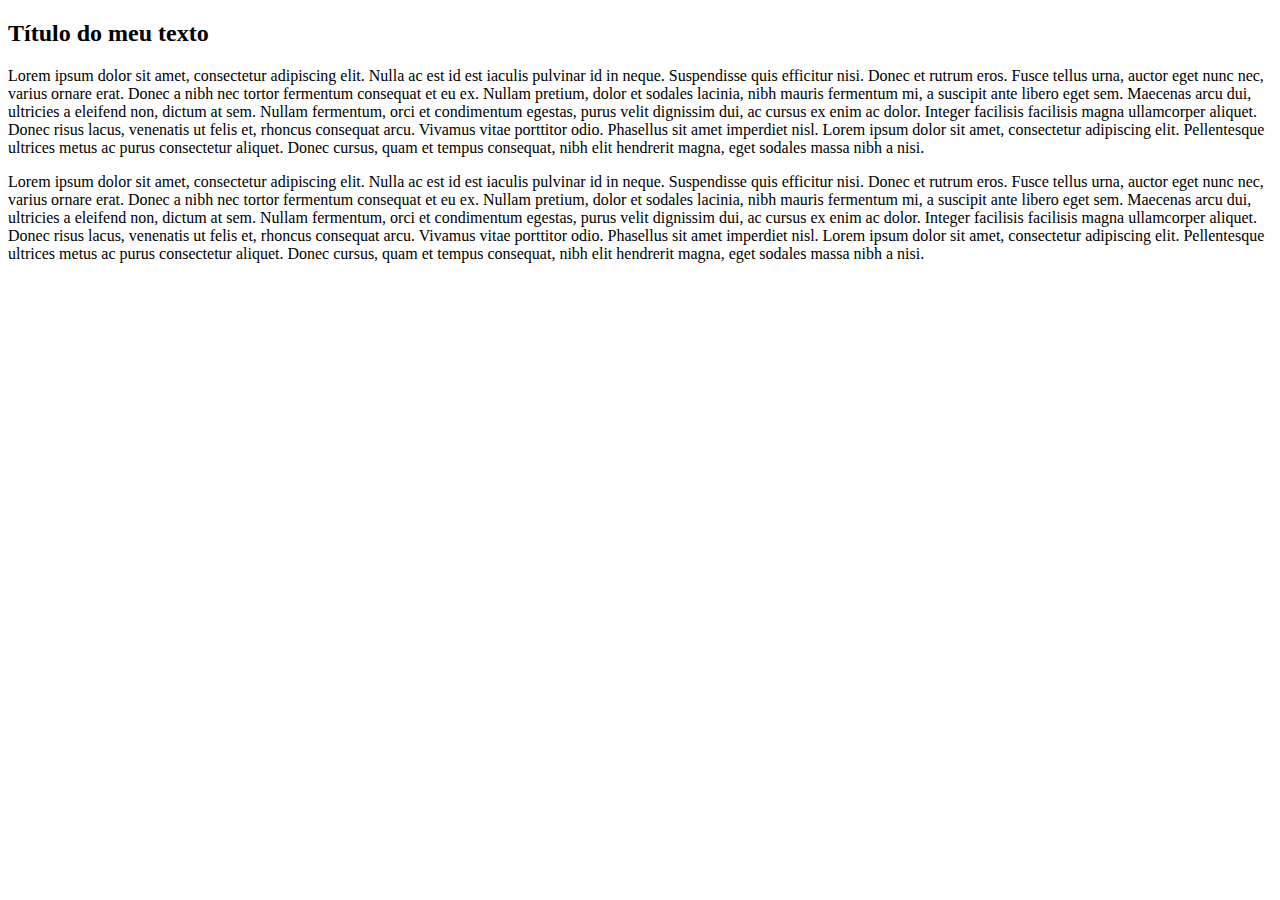
<file: Aulas/Aulas Baixadas/Aula - 04/index.html>
<!doctype html>
<html>

	<head>
		<title>Título do meu site</title>
		<meta charset="utf-8" />
	</head>

	<body>

		<h2>Título do meu texto</h2>
	
		<p>Lorem ipsum dolor sit amet, consectetur adipiscing elit. Nulla ac est id est iaculis pulvinar id in neque. Suspendisse quis efficitur nisi. Donec et rutrum eros. Fusce tellus urna, auctor eget nunc nec, varius ornare erat. Donec a nibh nec tortor fermentum consequat et eu ex. Nullam pretium, dolor et sodales lacinia, nibh mauris fermentum mi, a suscipit ante libero eget sem. Maecenas arcu dui, ultricies a eleifend non, dictum at sem. Nullam fermentum, orci et condimentum egestas, purus velit dignissim dui, ac cursus ex enim ac dolor. Integer facilisis facilisis magna ullamcorper aliquet. Donec risus lacus, venenatis ut felis et, rhoncus consequat arcu. Vivamus vitae porttitor odio. Phasellus sit amet imperdiet nisl. Lorem ipsum dolor sit amet, consectetur adipiscing elit. Pellentesque ultrices metus ac purus consectetur aliquet. Donec cursus, quam et tempus consequat, nibh elit hendrerit magna, eget sodales massa nibh a nisi.</p>

		<p>Lorem ipsum dolor sit amet, consectetur adipiscing elit. Nulla ac est id est iaculis pulvinar id in neque. Suspendisse quis efficitur nisi. Donec et rutrum eros. Fusce tellus urna, auctor eget nunc nec, varius ornare erat. Donec a nibh nec tortor fermentum consequat et eu ex. Nullam pretium, dolor et sodales lacinia, nibh mauris fermentum mi, a suscipit ante libero eget sem. Maecenas arcu dui, ultricies a eleifend non, dictum at sem. Nullam fermentum, orci et condimentum egestas, purus velit dignissim dui, ac cursus ex enim ac dolor. Integer facilisis facilisis magna ullamcorper aliquet. Donec risus lacus, venenatis ut felis et, rhoncus consequat arcu. Vivamus vitae porttitor odio. Phasellus sit amet imperdiet nisl. Lorem ipsum dolor sit amet, consectetur adipiscing elit. Pellentesque ultrices metus ac purus consectetur aliquet. Donec cursus, quam et tempus consequat, nibh elit hendrerit magna, eget sodales massa nibh a nisi.</p>
	</body>

</html>
</file>
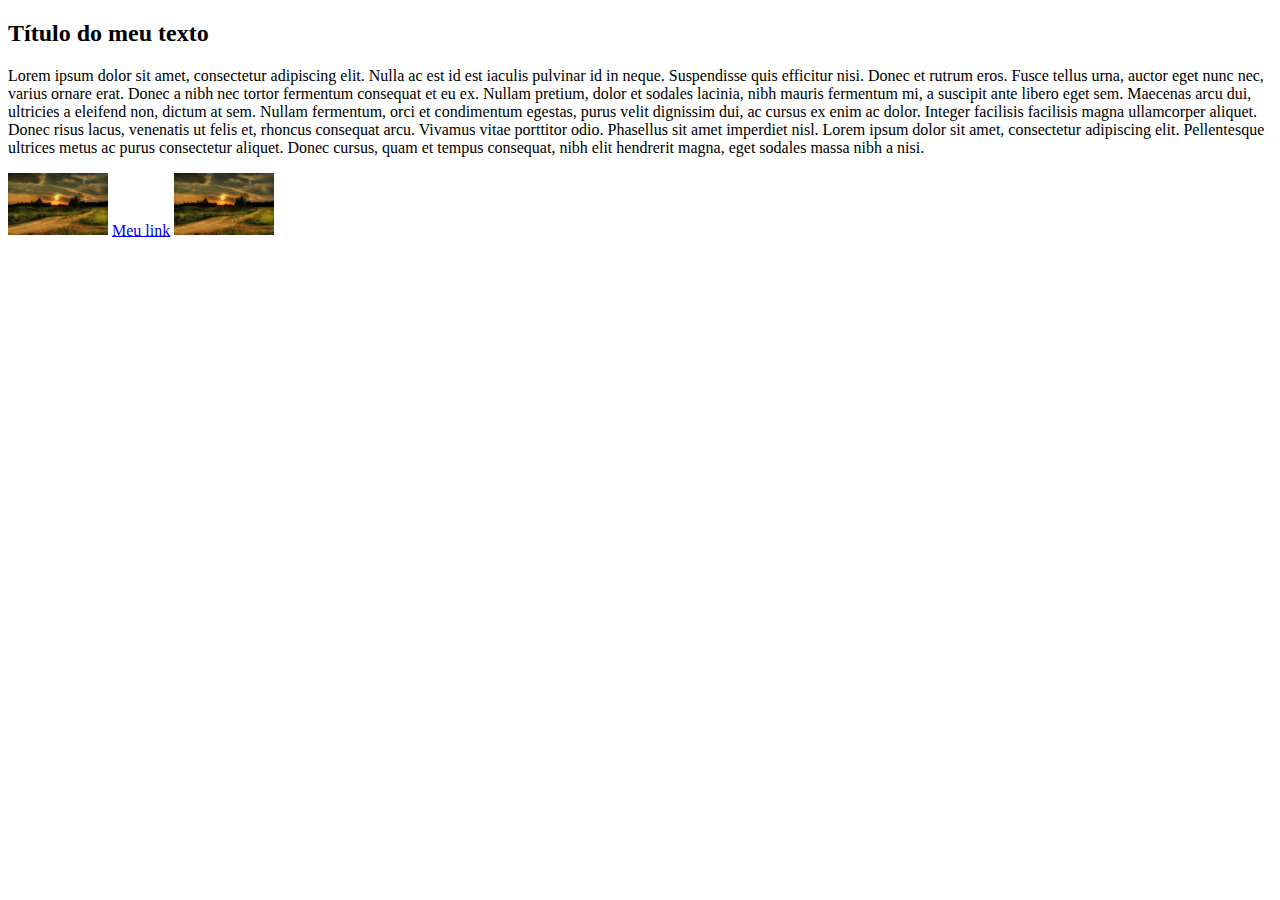
<file: Aulas/Aulas Baixadas/Aulas/index.html>
<!doctype html>
<html>

	<head>
		<title>Título do meu site</title>
		<meta charset="utf-8" />
	</head>

	<body>

		<h2>Título do meu texto</h2>
	
		<p>Lorem ipsum dolor sit amet, consectetur adipiscing elit. Nulla ac est id est iaculis pulvinar id in neque. Suspendisse quis efficitur nisi. Donec et rutrum eros. Fusce tellus urna, auctor eget nunc nec, varius ornare erat. Donec a nibh nec tortor fermentum consequat et eu ex. Nullam pretium, dolor et sodales lacinia, nibh mauris fermentum mi, a suscipit ante libero eget sem. Maecenas arcu dui, ultricies a eleifend non, dictum at sem. Nullam fermentum, orci et condimentum egestas, purus velit dignissim dui, ac cursus ex enim ac dolor. Integer facilisis facilisis magna ullamcorper aliquet. Donec risus lacus, venenatis ut felis et, rhoncus consequat arcu. Vivamus vitae porttitor odio. Phasellus sit amet imperdiet nisl. Lorem ipsum dolor sit amet, consectetur adipiscing elit. Pellentesque ultrices metus ac purus consectetur aliquet. Donec cursus, quam et tempus consequat, nibh elit hendrerit magna, eget sodales massa nibh a nisi.</p>

		<img src="imagens/imagem.jpg" width="100" />
		<a href="http://www.google.com">Meu link</a>
		<img src="imagens/imagem.jpg" width="100" />
	</body>

</html>
</file>
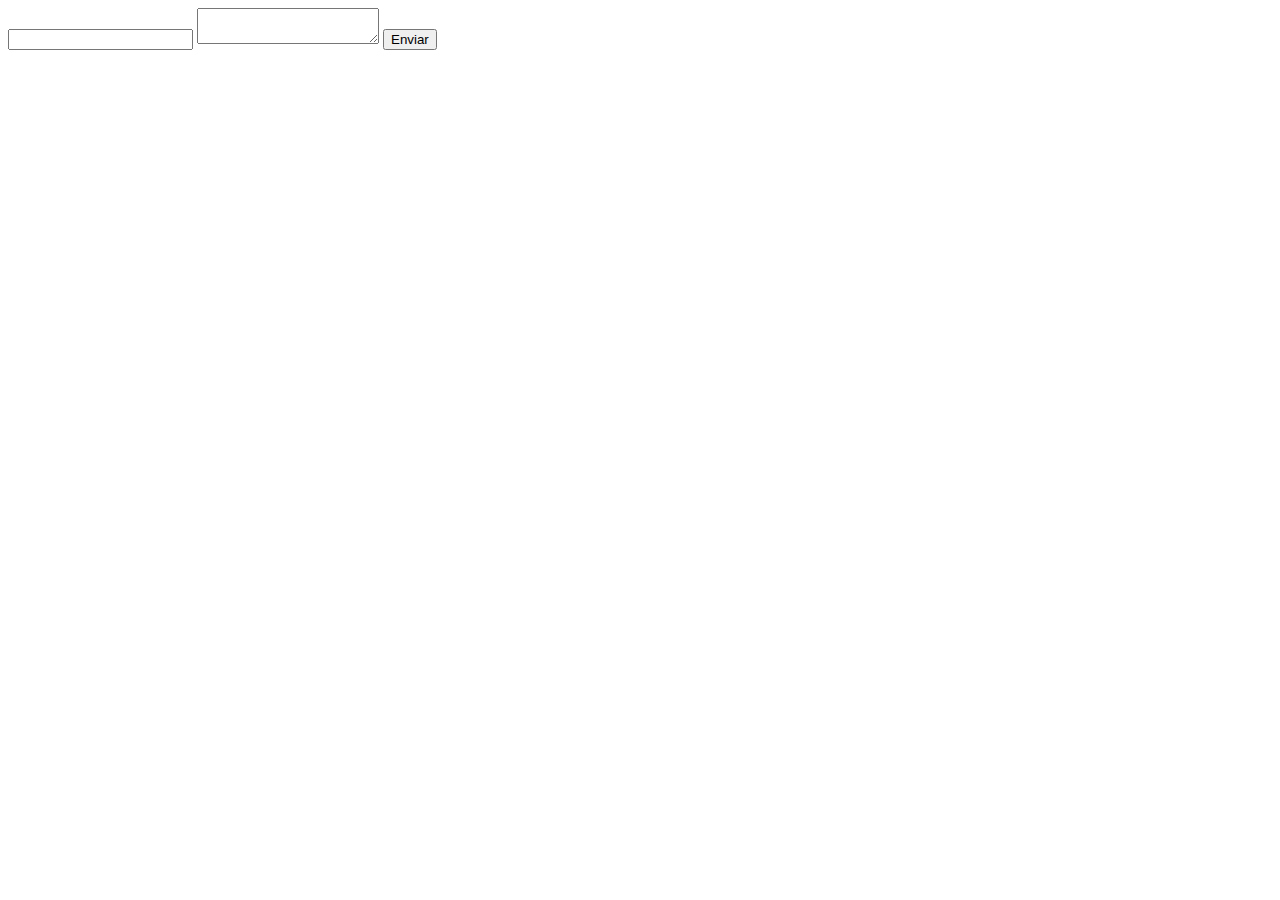
<file: Aulas/Aulas Baixadas/Curso WebMaster/index.html>
<!DOCTYPE html>
<html>
<head>
	<meta charset="utf-8" />
	<title>Título aqui!</title>
</head>
<body>
	<!--
	<div>
		<h2>Título</h2>
		<p>Conteúdo</p>
	</div>
	<div>
		<h2>Título</h2>
		<p>Conteúdo</p>
	</div>
	<div>
		<h2>Título</h2>
		<p>Conteúdo</p>
	</div>
	-->

	<!--
	<table width="900" align="center" border="2">
		<tr>
			<td>Nome</td>
			<td>Idade</td>
			<td>Cargo</td>
		</tr>
		<tr>
			<td>Guilherme</td>
			<td>24</td>
			<td>Programador</td>
		</tr>
		<tr>
			<td>Guilherme</td>
			<td>24</td>
			<td>Programador</td>
		</tr>
	</table>
	-->
	<form>
		<input type="text" />
		<textarea></textarea>
		<input type="submit" value="Enviar" />
	</form>
</body>
</html>
</file>
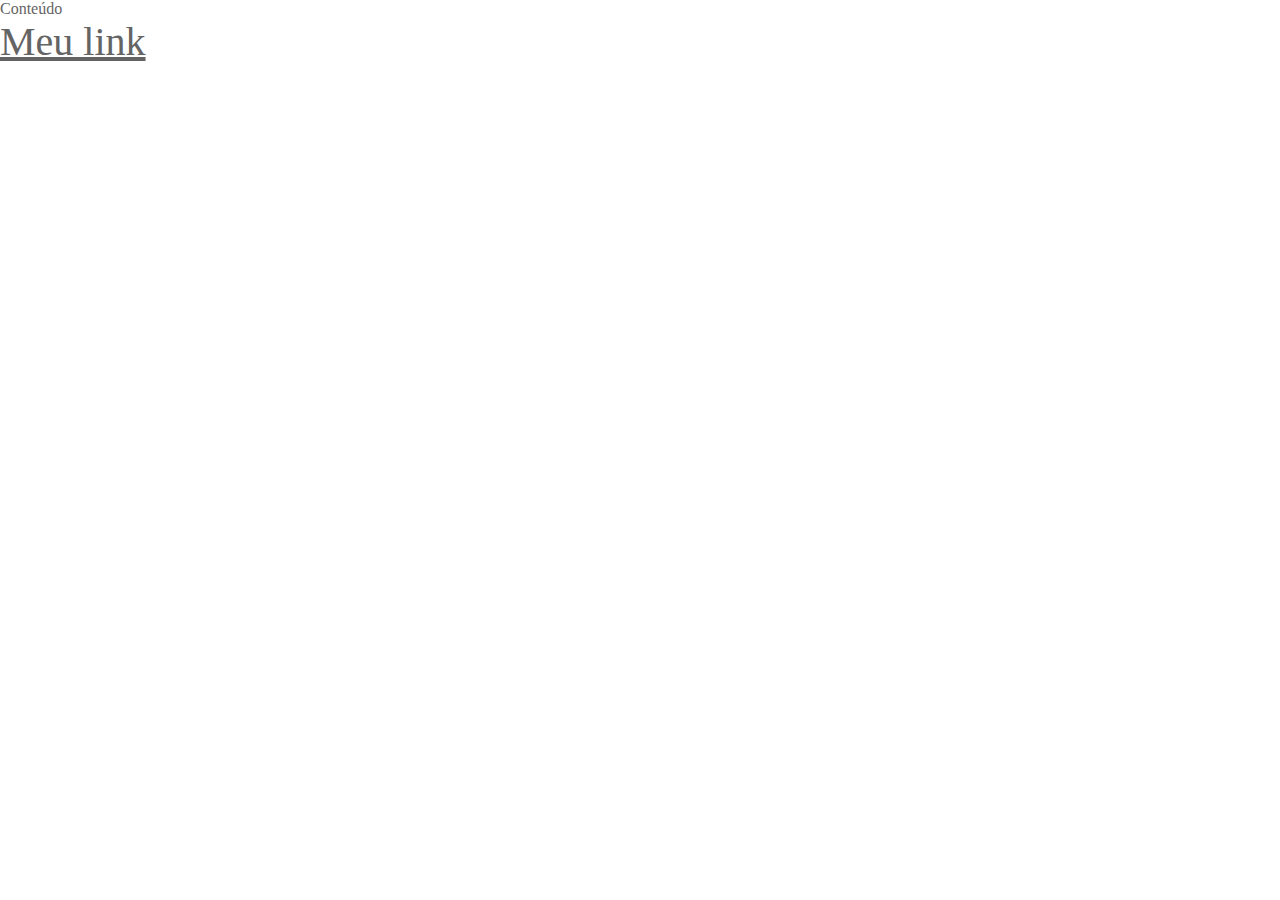
<file: Aulas/Aulas HTML e CSS/Aula 13/index.html>
<!doctype html>
<html>

	<head>
		<title>Título do meu site</title>
		<meta charset="utf-8" />
		<link href="css/style.css" type="text/css" rel="stylesheet" />
	</head>

	<body>

		<p class="tipo1">Conteúdo</p>
		<a class="link_ tipo1 tipo2" href="http://www.google.com">Meu link</a>

	</body>

</html>
</file>
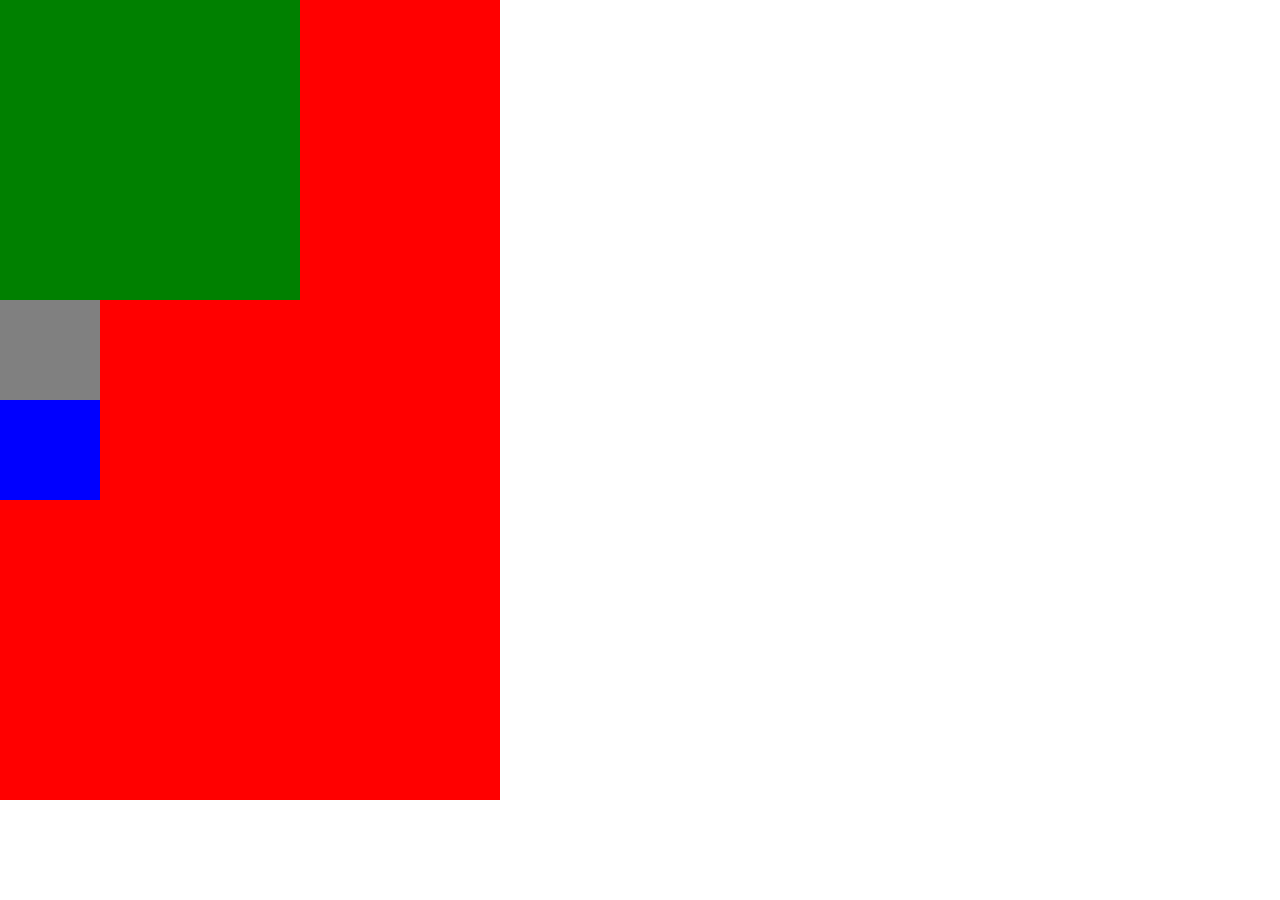
<file: Aulas/Aulas HTML e CSS/Aula 6/index.html>
<!doctype html>
<html>

	<head>
		<title>Título do meu site</title>
		<meta charset="utf-8" />
		<link href="css/style.css" type="text/css" rel="stylesheet" />
	</head>

	<body>

		<div class="um">

			<div class="dois">

			</div><!--dois-->

			<div class="tres">
				<div class="quatro">
				</div><!--quatro-->
			</div><!--tres-->

		</div><!--um-->


	</body>

</html>
</file>
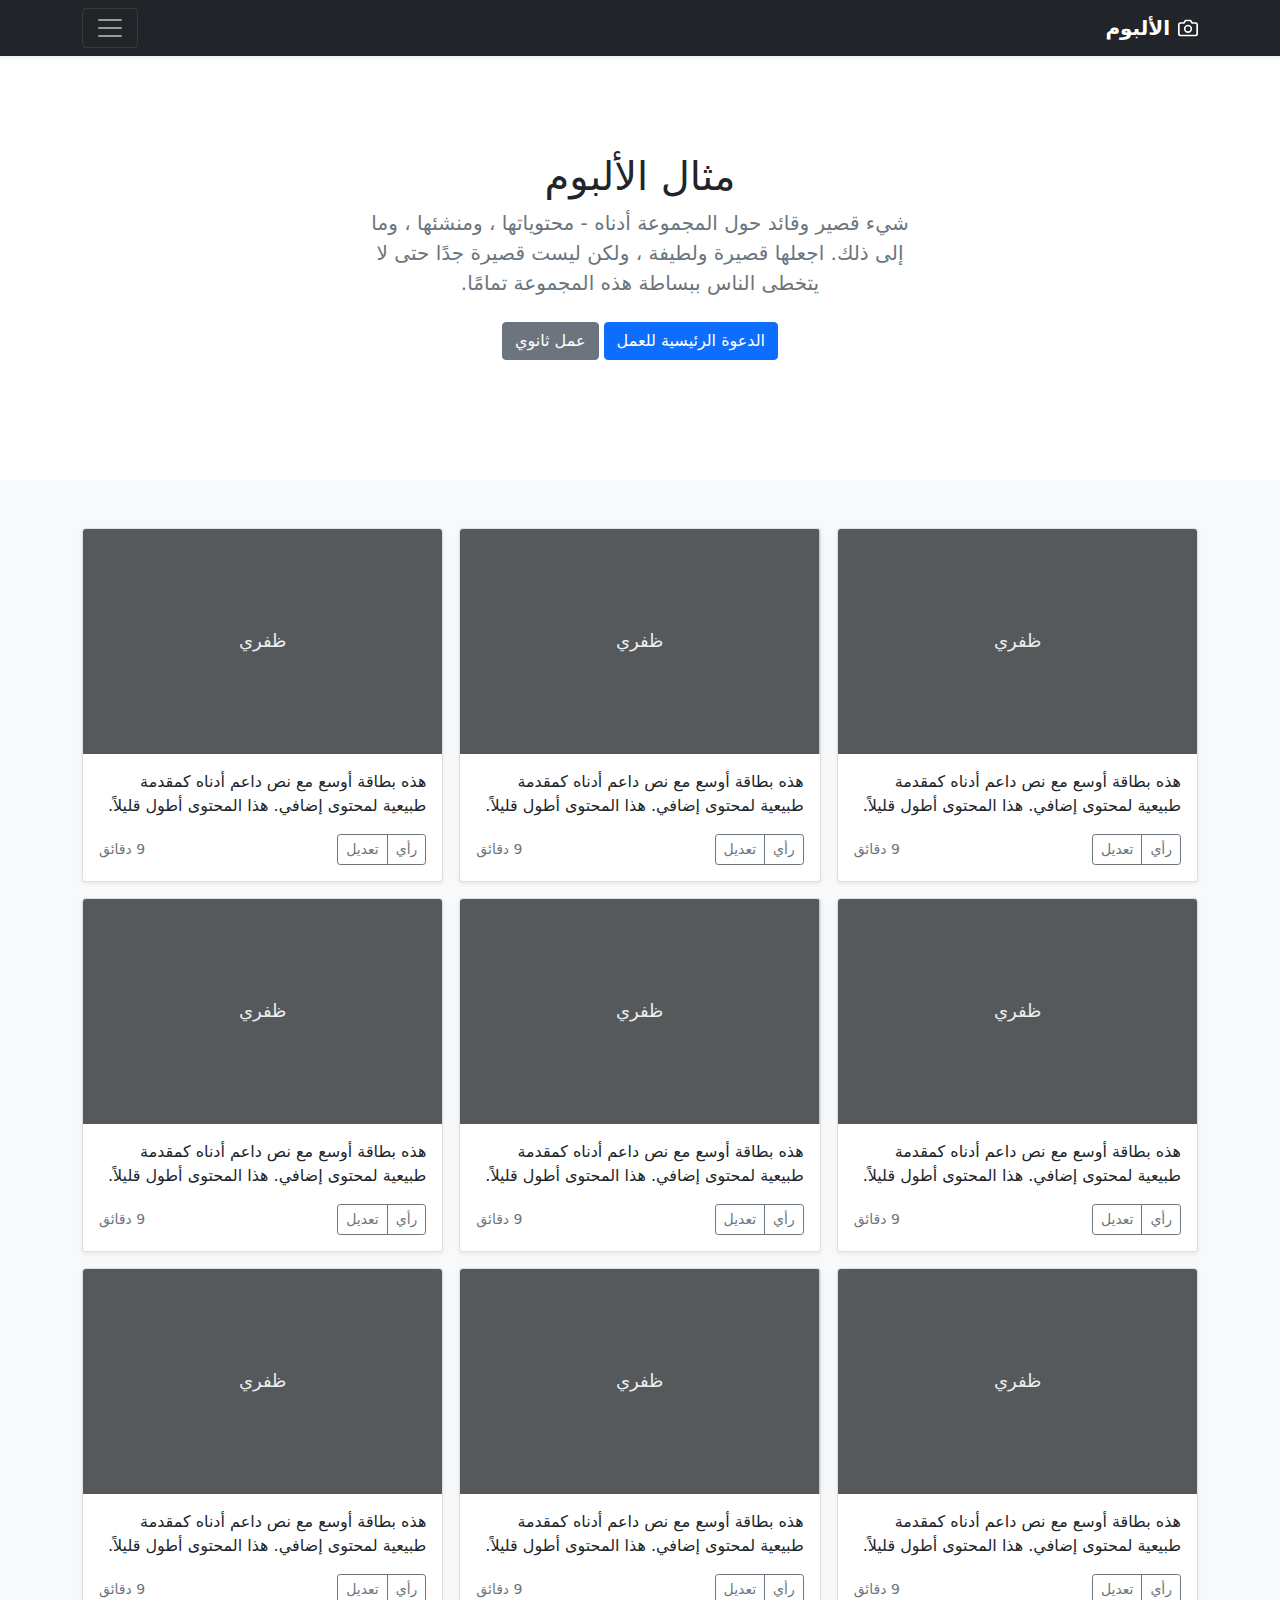
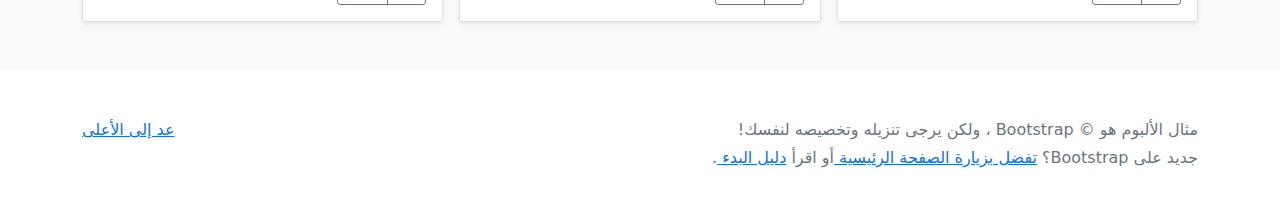
<file: Projetos/bootstrap-5.0.0-beta1-examples/album-rtl/index.html>
<!doctype html>
<html lang="ar" dir="rtl">
  <head>
    <meta charset="utf-8">
    <meta name="viewport" content="width=device-width, initial-scale=1">
    <meta name="description" content="">
    <meta name="author" content="Mark Otto, Jacob Thornton, and Bootstrap contributors">
    <meta name="generator" content="Hugo 0.79.0">
    <title>مثال الألبوم · Bootstrap v5.0</title>

    <link rel="canonical" href="https://getbootstrap.com/docs/5.0/examples/album-rtl/">

    

    <!-- Bootstrap core CSS -->
<link href="../assets/dist/css/bootstrap.rtl.min.css" rel="stylesheet">

    <style>
      .bd-placeholder-img {
        font-size: 1.125rem;
        text-anchor: middle;
        -webkit-user-select: none;
        -moz-user-select: none;
        user-select: none;
      }

      @media (min-width: 768px) {
        .bd-placeholder-img-lg {
          font-size: 3.5rem;
        }
      }
    </style>

    
  </head>
  <body>
    
<header>
  <div class="collapse bg-dark" id="navbarHeader">
    <div class="container">
      <div class="row">
        <div class="col-sm-8 col-md-7 py-4">
          <h4 class="text-white">حول</h4>
          <p class="text-muted">أضف بعض المعلومات حول الألبوم أدناه أو المؤلف أو أي سياق خلفية آخر. اجعلها بضع جمل طويلة حتى يتمكن الناس من التقاط بعض الحكايات المفيدة. ثم اربطها ببعض مواقع التواصل الاجتماعي أو معلومات الاتصال.</p>
        </div>
        <div class="col-sm-4 offset-md-1 py-4">
          <h4 class="text-white">اتصل</h4>
          <ul class="list-unstyled">
            <li><a href="#" class="text-white">تابع على تويتر</a></li>
            <li><a href="#" class="text-white">مثل في الفيسبوك</a></li>
            <li><a href="#" class="text-white">راسلني</a></li>
          </ul>
        </div>
      </div>
    </div>
  </div>
  <div class="navbar navbar-dark bg-dark shadow-sm">
    <div class="container">
      <a href="#" class="navbar-brand d-flex align-items-center">
        <svg xmlns="http://www.w3.org/2000/svg" width="20" height="20" fill="none" stroke="currentColor" stroke-linecap="round" stroke-linejoin="round" stroke-width="2" aria-hidden="true" class="me-2" viewBox="0 0 24 24"><path d="M23 19a2 2 0 0 1-2 2H3a2 2 0 0 1-2-2V8a2 2 0 0 1 2-2h4l2-3h6l2 3h4a2 2 0 0 1 2 2z"/><circle cx="12" cy="13" r="4"/></svg>
        <strong>الألبوم</strong>
      </a>
      <button class="navbar-toggler" type="button" data-bs-toggle="collapse" data-bs-target="#navbarHeader" aria-controls="navbarHeader" aria-expanded="false" aria-label="تبديل التنقل">
        <span class="navbar-toggler-icon"></span>
      </button>
    </div>
  </div>
</header>

<main>

  <section class="py-5 text-center container">
    <div class="row py-lg-5">
      <div class="col-lg-6 col-md-8 mx-auto">
        <h1 class="font-weight-light">مثال الألبوم</h1>
        <p class="lead text-muted">شيء قصير وقائد حول المجموعة أدناه - محتوياتها ، ومنشئها ، وما إلى ذلك. اجعلها قصيرة ولطيفة ، ولكن ليست قصيرة جدًا حتى لا يتخطى الناس ببساطة هذه المجموعة تمامًا.</p>
        <p>
          <a href="#" class="btn btn-primary my-2">الدعوة الرئيسية للعمل</a>
          <a href="#" class="btn btn-secondary my-2">عمل ثانوي</a>
        </p>
      </div>
    </div>
  </section>

  <div class="album py-5 bg-light">
    <div class="container">

      <div class="row row-cols-1 row-cols-sm-2 row-cols-md-3 g-3">
        <div class="col">
          <div class="card shadow-sm">
            <svg class="bd-placeholder-img card-img-top" width="100%" height="225" xmlns="http://www.w3.org/2000/svg" role="img" aria-label="Placeholder: ظفري" preserveAspectRatio="xMidYMid slice" focusable="false"><title>Placeholder</title><rect width="100%" height="100%" fill="#55595c"/><text x="50%" y="50%" fill="#eceeef" dy=".3em">ظفري</text></svg>

            <div class="card-body">
              <p class="card-text">هذه بطاقة أوسع مع نص داعم أدناه كمقدمة طبيعية لمحتوى إضافي. هذا المحتوى أطول قليلاً.</p>
              <div class="d-flex justify-content-between align-items-center">
                <div class="btn-group">
                  <button type="button" class="btn btn-sm btn-outline-secondary">رأي</button>
                  <button type="button" class="btn btn-sm btn-outline-secondary">تعديل</button>
                </div>
                <small class="text-muted">9 دقائق</small>
              </div>
            </div>
          </div>
        </div>
        <div class="col">
          <div class="card shadow-sm">
            <svg class="bd-placeholder-img card-img-top" width="100%" height="225" xmlns="http://www.w3.org/2000/svg" role="img" aria-label="Placeholder: ظفري" preserveAspectRatio="xMidYMid slice" focusable="false"><title>Placeholder</title><rect width="100%" height="100%" fill="#55595c"/><text x="50%" y="50%" fill="#eceeef" dy=".3em">ظفري</text></svg>

            <div class="card-body">
              <p class="card-text">هذه بطاقة أوسع مع نص داعم أدناه كمقدمة طبيعية لمحتوى إضافي. هذا المحتوى أطول قليلاً.</p>
              <div class="d-flex justify-content-between align-items-center">
                <div class="btn-group">
                  <button type="button" class="btn btn-sm btn-outline-secondary">رأي</button>
                  <button type="button" class="btn btn-sm btn-outline-secondary">تعديل</button>
                </div>
                <small class="text-muted">9 دقائق</small>
              </div>
            </div>
          </div>
        </div>
        <div class="col">
          <div class="card shadow-sm">
            <svg class="bd-placeholder-img card-img-top" width="100%" height="225" xmlns="http://www.w3.org/2000/svg" role="img" aria-label="Placeholder: ظفري" preserveAspectRatio="xMidYMid slice" focusable="false"><title>Placeholder</title><rect width="100%" height="100%" fill="#55595c"/><text x="50%" y="50%" fill="#eceeef" dy=".3em">ظفري</text></svg>

            <div class="card-body">
              <p class="card-text">هذه بطاقة أوسع مع نص داعم أدناه كمقدمة طبيعية لمحتوى إضافي. هذا المحتوى أطول قليلاً.</p>
              <div class="d-flex justify-content-between align-items-center">
                <div class="btn-group">
                  <button type="button" class="btn btn-sm btn-outline-secondary">رأي</button>
                  <button type="button" class="btn btn-sm btn-outline-secondary">تعديل</button>
                </div>
                <small class="text-muted">9 دقائق</small>
              </div>
            </div>
          </div>
        </div>

        <div class="col">
          <div class="card shadow-sm">
            <svg class="bd-placeholder-img card-img-top" width="100%" height="225" xmlns="http://www.w3.org/2000/svg" role="img" aria-label="Placeholder: ظفري" preserveAspectRatio="xMidYMid slice" focusable="false"><title>Placeholder</title><rect width="100%" height="100%" fill="#55595c"/><text x="50%" y="50%" fill="#eceeef" dy=".3em">ظفري</text></svg>

            <div class="card-body">
              <p class="card-text">هذه بطاقة أوسع مع نص داعم أدناه كمقدمة طبيعية لمحتوى إضافي. هذا المحتوى أطول قليلاً.</p>
              <div class="d-flex justify-content-between align-items-center">
                <div class="btn-group">
                  <button type="button" class="btn btn-sm btn-outline-secondary">رأي</button>
                  <button type="button" class="btn btn-sm btn-outline-secondary">تعديل</button>
                </div>
                <small class="text-muted">9 دقائق</small>
              </div>
            </div>
          </div>
        </div>
        <div class="col">
          <div class="card shadow-sm">
            <svg class="bd-placeholder-img card-img-top" width="100%" height="225" xmlns="http://www.w3.org/2000/svg" role="img" aria-label="Placeholder: ظفري" preserveAspectRatio="xMidYMid slice" focusable="false"><title>Placeholder</title><rect width="100%" height="100%" fill="#55595c"/><text x="50%" y="50%" fill="#eceeef" dy=".3em">ظفري</text></svg>

            <div class="card-body">
              <p class="card-text">هذه بطاقة أوسع مع نص داعم أدناه كمقدمة طبيعية لمحتوى إضافي. هذا المحتوى أطول قليلاً.</p>
              <div class="d-flex justify-content-between align-items-center">
                <div class="btn-group">
                  <button type="button" class="btn btn-sm btn-outline-secondary">رأي</button>
                  <button type="button" class="btn btn-sm btn-outline-secondary">تعديل</button>
                </div>
                <small class="text-muted">9 دقائق</small>
              </div>
            </div>
          </div>
        </div>
        <div class="col">
          <div class="card shadow-sm">
            <svg class="bd-placeholder-img card-img-top" width="100%" height="225" xmlns="http://www.w3.org/2000/svg" role="img" aria-label="Placeholder: ظفري" preserveAspectRatio="xMidYMid slice" focusable="false"><title>Placeholder</title><rect width="100%" height="100%" fill="#55595c"/><text x="50%" y="50%" fill="#eceeef" dy=".3em">ظفري</text></svg>

            <div class="card-body">
              <p class="card-text">هذه بطاقة أوسع مع نص داعم أدناه كمقدمة طبيعية لمحتوى إضافي. هذا المحتوى أطول قليلاً.</p>
              <div class="d-flex justify-content-between align-items-center">
                <div class="btn-group">
                  <button type="button" class="btn btn-sm btn-outline-secondary">رأي</button>
                  <button type="button" class="btn btn-sm btn-outline-secondary">تعديل</button>
                </div>
                <small class="text-muted">9 دقائق</small>
              </div>
            </div>
          </div>
        </div>

        <div class="col">
          <div class="card shadow-sm">
            <svg class="bd-placeholder-img card-img-top" width="100%" height="225" xmlns="http://www.w3.org/2000/svg" role="img" aria-label="Placeholder: ظفري" preserveAspectRatio="xMidYMid slice" focusable="false"><title>Placeholder</title><rect width="100%" height="100%" fill="#55595c"/><text x="50%" y="50%" fill="#eceeef" dy=".3em">ظفري</text></svg>

            <div class="card-body">
              <p class="card-text">هذه بطاقة أوسع مع نص داعم أدناه كمقدمة طبيعية لمحتوى إضافي. هذا المحتوى أطول قليلاً.</p>
              <div class="d-flex justify-content-between align-items-center">
                <div class="btn-group">
                  <button type="button" class="btn btn-sm btn-outline-secondary">رأي</button>
                  <button type="button" class="btn btn-sm btn-outline-secondary">تعديل</button>
                </div>
                <small class="text-muted">9 دقائق</small>
              </div>
            </div>
          </div>
        </div>
        <div class="col">
          <div class="card shadow-sm">
            <svg class="bd-placeholder-img card-img-top" width="100%" height="225" xmlns="http://www.w3.org/2000/svg" role="img" aria-label="Placeholder: ظفري" preserveAspectRatio="xMidYMid slice" focusable="false"><title>Placeholder</title><rect width="100%" height="100%" fill="#55595c"/><text x="50%" y="50%" fill="#eceeef" dy=".3em">ظفري</text></svg>

            <div class="card-body">
              <p class="card-text">هذه بطاقة أوسع مع نص داعم أدناه كمقدمة طبيعية لمحتوى إضافي. هذا المحتوى أطول قليلاً.</p>
              <div class="d-flex justify-content-between align-items-center">
                <div class="btn-group">
                  <button type="button" class="btn btn-sm btn-outline-secondary">رأي</button>
                  <button type="button" class="btn btn-sm btn-outline-secondary">تعديل</button>
                </div>
                <small class="text-muted">9 دقائق</small>
              </div>
            </div>
          </div>
        </div>
        <div class="col">
          <div class="card shadow-sm">
            <svg class="bd-placeholder-img card-img-top" width="100%" height="225" xmlns="http://www.w3.org/2000/svg" role="img" aria-label="Placeholder: ظفري" preserveAspectRatio="xMidYMid slice" focusable="false"><title>Placeholder</title><rect width="100%" height="100%" fill="#55595c"/><text x="50%" y="50%" fill="#eceeef" dy=".3em">ظفري</text></svg>

            <div class="card-body">
              <p class="card-text">هذه بطاقة أوسع مع نص داعم أدناه كمقدمة طبيعية لمحتوى إضافي. هذا المحتوى أطول قليلاً.</p>
              <div class="d-flex justify-content-between align-items-center">
                <div class="btn-group">
                  <button type="button" class="btn btn-sm btn-outline-secondary">رأي</button>
                  <button type="button" class="btn btn-sm btn-outline-secondary">تعديل</button>
                </div>
                <small class="text-muted">9 دقائق</small>
              </div>
            </div>
          </div>
        </div>
      </div>
    </div>
  </div>

</main>

<footer class="text-muted py-5">
  <div class="container">
    <p class="float-end mb-1">
      <a href="#">عد إلى الأعلى</a>
    </p>
    <p class="mb-1">مثال الألبوم هو © Bootstrap ، ولكن يرجى تنزيله وتخصيصه لنفسك!</p>
    <p class="mb-0">جديد على Bootstrap؟ <a href="/"> تفضل بزيارة الصفحة الرئيسية </a> أو اقرأ <a href="../getting-started/introduction/ "> دليل البدء </a>.</p>
  </div>
</footer>


    <script src="../assets/dist/js/bootstrap.bundle.min.js"></script>

      
  </body>
</html>
</file>
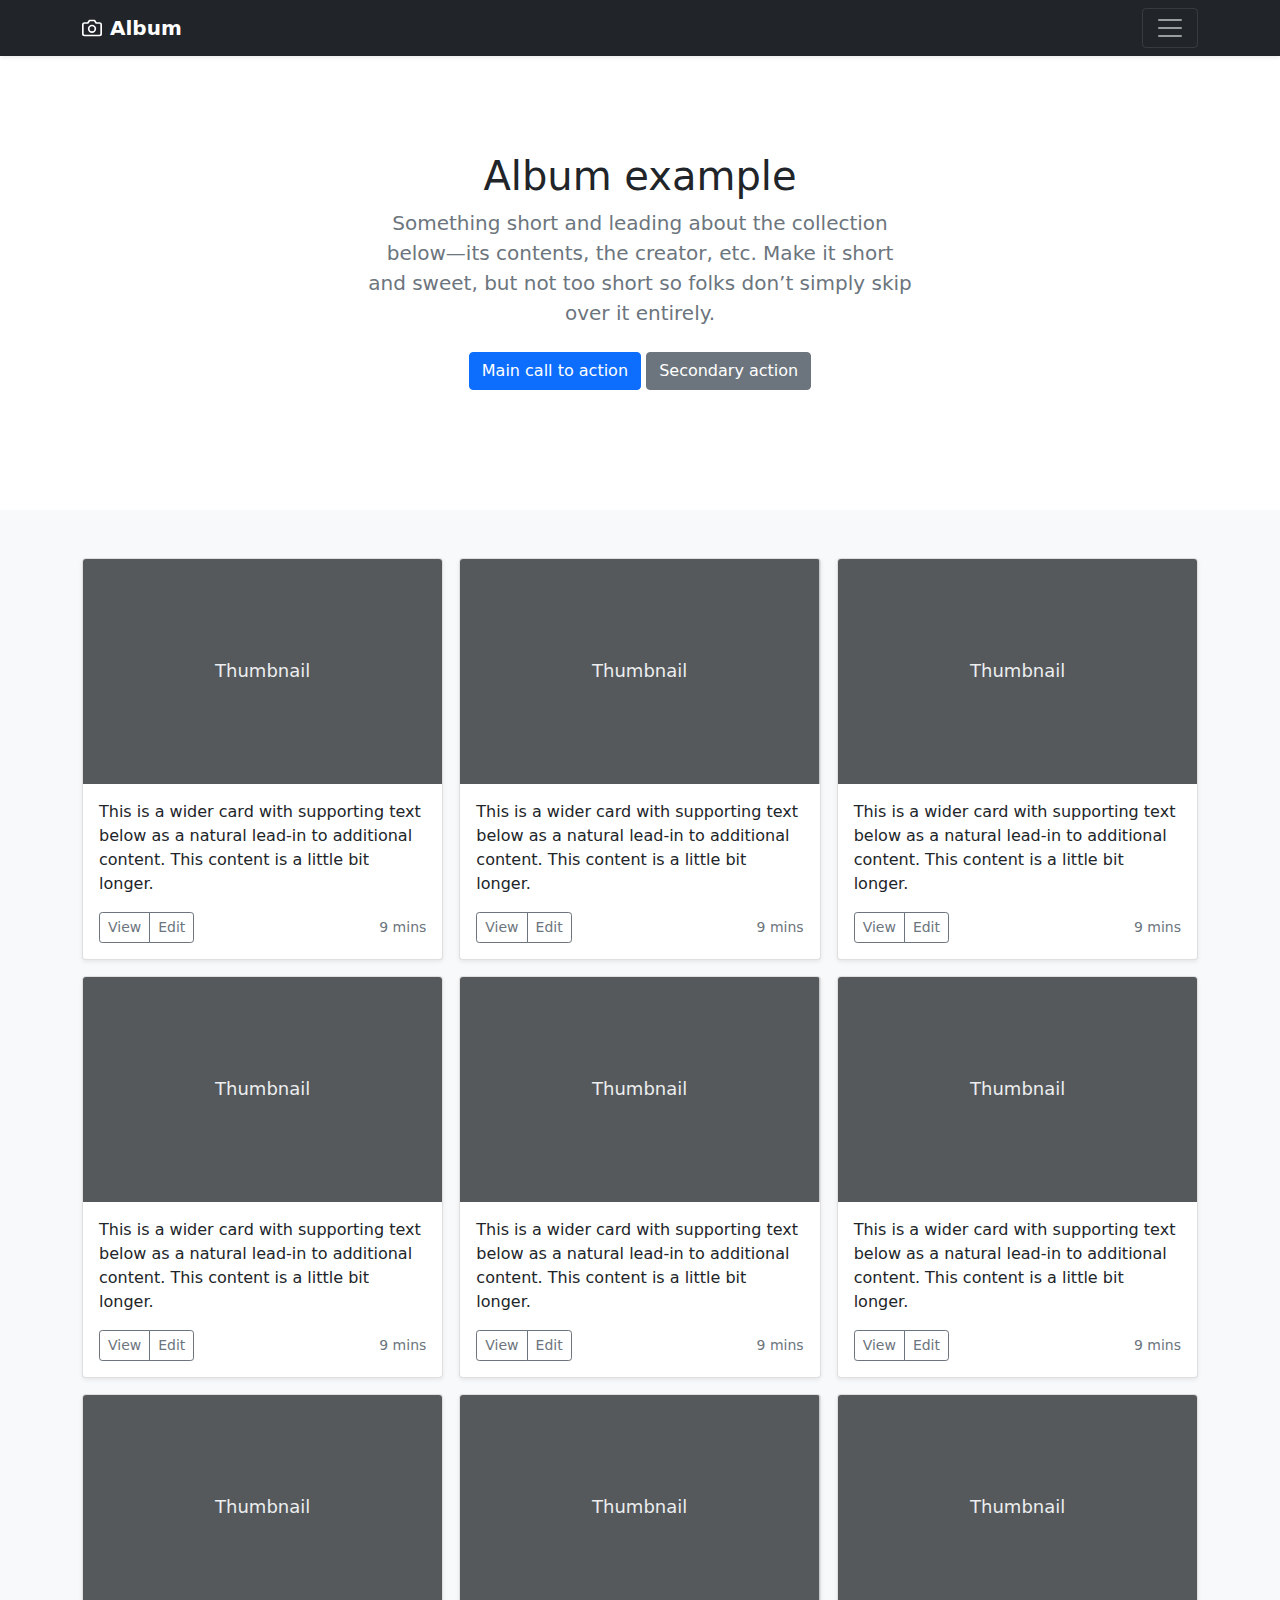
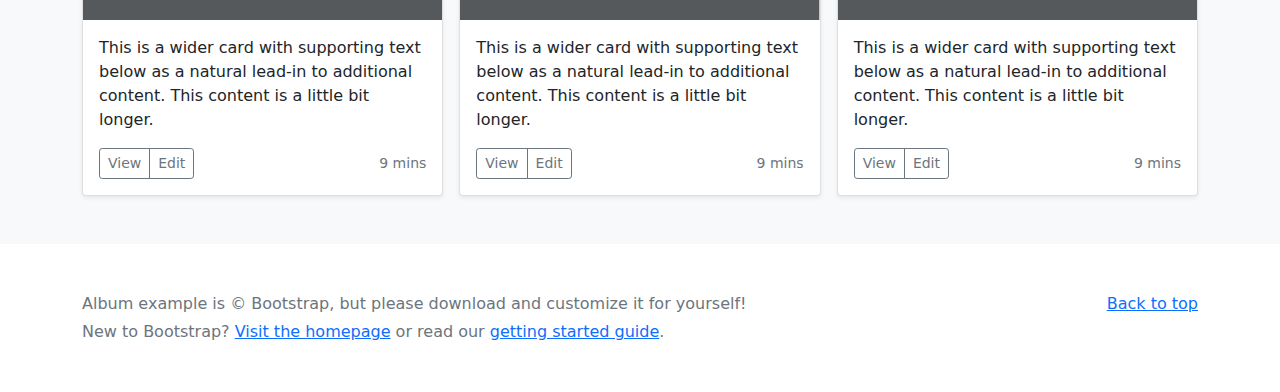
<file: Projetos/bootstrap-5.0.0-beta1-examples/album/index.html>
<!doctype html>
<html lang="en">
  <head>
    <meta charset="utf-8">
    <meta name="viewport" content="width=device-width, initial-scale=1">
    <meta name="description" content="">
    <meta name="author" content="Mark Otto, Jacob Thornton, and Bootstrap contributors">
    <meta name="generator" content="Hugo 0.79.0">
    <title>Album example · Bootstrap v5.0</title>

    <link rel="canonical" href="https://getbootstrap.com/docs/5.0/examples/album/">

    

    <!-- Bootstrap core CSS -->
<link href="../assets/dist/css/bootstrap.min.css" rel="stylesheet">

    <style>
      .bd-placeholder-img {
        font-size: 1.125rem;
        text-anchor: middle;
        -webkit-user-select: none;
        -moz-user-select: none;
        user-select: none;
      }

      @media (min-width: 768px) {
        .bd-placeholder-img-lg {
          font-size: 3.5rem;
        }
      }
    </style>

    
  </head>
  <body>
    
<header>
  <div class="collapse bg-dark" id="navbarHeader">
    <div class="container">
      <div class="row">
        <div class="col-sm-8 col-md-7 py-4">
          <h4 class="text-white">About</h4>
          <p class="text-muted">Add some information about the album below, the author, or any other background context. Make it a few sentences long so folks can pick up some informative tidbits. Then, link them off to some social networking sites or contact information.</p>
        </div>
        <div class="col-sm-4 offset-md-1 py-4">
          <h4 class="text-white">Contact</h4>
          <ul class="list-unstyled">
            <li><a href="#" class="text-white">Follow on Twitter</a></li>
            <li><a href="#" class="text-white">Like on Facebook</a></li>
            <li><a href="#" class="text-white">Email me</a></li>
          </ul>
        </div>
      </div>
    </div>
  </div>
  <div class="navbar navbar-dark bg-dark shadow-sm">
    <div class="container">
      <a href="#" class="navbar-brand d-flex align-items-center">
        <svg xmlns="http://www.w3.org/2000/svg" width="20" height="20" fill="none" stroke="currentColor" stroke-linecap="round" stroke-linejoin="round" stroke-width="2" aria-hidden="true" class="me-2" viewBox="0 0 24 24"><path d="M23 19a2 2 0 0 1-2 2H3a2 2 0 0 1-2-2V8a2 2 0 0 1 2-2h4l2-3h6l2 3h4a2 2 0 0 1 2 2z"/><circle cx="12" cy="13" r="4"/></svg>
        <strong>Album</strong>
      </a>
      <button class="navbar-toggler" type="button" data-bs-toggle="collapse" data-bs-target="#navbarHeader" aria-controls="navbarHeader" aria-expanded="false" aria-label="Toggle navigation">
        <span class="navbar-toggler-icon"></span>
      </button>
    </div>
  </div>
</header>

<main>

  <section class="py-5 text-center container">
    <div class="row py-lg-5">
      <div class="col-lg-6 col-md-8 mx-auto">
        <h1 class="fw-light">Album example</h1>
        <p class="lead text-muted">Something short and leading about the collection below—its contents, the creator, etc. Make it short and sweet, but not too short so folks don’t simply skip over it entirely.</p>
        <p>
          <a href="#" class="btn btn-primary my-2">Main call to action</a>
          <a href="#" class="btn btn-secondary my-2">Secondary action</a>
        </p>
      </div>
    </div>
  </section>

  <div class="album py-5 bg-light">
    <div class="container">

      <div class="row row-cols-1 row-cols-sm-2 row-cols-md-3 g-3">
        <div class="col">
          <div class="card shadow-sm">
            <svg class="bd-placeholder-img card-img-top" width="100%" height="225" xmlns="http://www.w3.org/2000/svg" role="img" aria-label="Placeholder: Thumbnail" preserveAspectRatio="xMidYMid slice" focusable="false"><title>Placeholder</title><rect width="100%" height="100%" fill="#55595c"/><text x="50%" y="50%" fill="#eceeef" dy=".3em">Thumbnail</text></svg>

            <div class="card-body">
              <p class="card-text">This is a wider card with supporting text below as a natural lead-in to additional content. This content is a little bit longer.</p>
              <div class="d-flex justify-content-between align-items-center">
                <div class="btn-group">
                  <button type="button" class="btn btn-sm btn-outline-secondary">View</button>
                  <button type="button" class="btn btn-sm btn-outline-secondary">Edit</button>
                </div>
                <small class="text-muted">9 mins</small>
              </div>
            </div>
          </div>
        </div>
        <div class="col">
          <div class="card shadow-sm">
            <svg class="bd-placeholder-img card-img-top" width="100%" height="225" xmlns="http://www.w3.org/2000/svg" role="img" aria-label="Placeholder: Thumbnail" preserveAspectRatio="xMidYMid slice" focusable="false"><title>Placeholder</title><rect width="100%" height="100%" fill="#55595c"/><text x="50%" y="50%" fill="#eceeef" dy=".3em">Thumbnail</text></svg>

            <div class="card-body">
              <p class="card-text">This is a wider card with supporting text below as a natural lead-in to additional content. This content is a little bit longer.</p>
              <div class="d-flex justify-content-between align-items-center">
                <div class="btn-group">
                  <button type="button" class="btn btn-sm btn-outline-secondary">View</button>
                  <button type="button" class="btn btn-sm btn-outline-secondary">Edit</button>
                </div>
                <small class="text-muted">9 mins</small>
              </div>
            </div>
          </div>
        </div>
        <div class="col">
          <div class="card shadow-sm">
            <svg class="bd-placeholder-img card-img-top" width="100%" height="225" xmlns="http://www.w3.org/2000/svg" role="img" aria-label="Placeholder: Thumbnail" preserveAspectRatio="xMidYMid slice" focusable="false"><title>Placeholder</title><rect width="100%" height="100%" fill="#55595c"/><text x="50%" y="50%" fill="#eceeef" dy=".3em">Thumbnail</text></svg>

            <div class="card-body">
              <p class="card-text">This is a wider card with supporting text below as a natural lead-in to additional content. This content is a little bit longer.</p>
              <div class="d-flex justify-content-between align-items-center">
                <div class="btn-group">
                  <button type="button" class="btn btn-sm btn-outline-secondary">View</button>
                  <button type="button" class="btn btn-sm btn-outline-secondary">Edit</button>
                </div>
                <small class="text-muted">9 mins</small>
              </div>
            </div>
          </div>
        </div>

        <div class="col">
          <div class="card shadow-sm">
            <svg class="bd-placeholder-img card-img-top" width="100%" height="225" xmlns="http://www.w3.org/2000/svg" role="img" aria-label="Placeholder: Thumbnail" preserveAspectRatio="xMidYMid slice" focusable="false"><title>Placeholder</title><rect width="100%" height="100%" fill="#55595c"/><text x="50%" y="50%" fill="#eceeef" dy=".3em">Thumbnail</text></svg>

            <div class="card-body">
              <p class="card-text">This is a wider card with supporting text below as a natural lead-in to additional content. This content is a little bit longer.</p>
              <div class="d-flex justify-content-between align-items-center">
                <div class="btn-group">
                  <button type="button" class="btn btn-sm btn-outline-secondary">View</button>
                  <button type="button" class="btn btn-sm btn-outline-secondary">Edit</button>
                </div>
                <small class="text-muted">9 mins</small>
              </div>
            </div>
          </div>
        </div>
        <div class="col">
          <div class="card shadow-sm">
            <svg class="bd-placeholder-img card-img-top" width="100%" height="225" xmlns="http://www.w3.org/2000/svg" role="img" aria-label="Placeholder: Thumbnail" preserveAspectRatio="xMidYMid slice" focusable="false"><title>Placeholder</title><rect width="100%" height="100%" fill="#55595c"/><text x="50%" y="50%" fill="#eceeef" dy=".3em">Thumbnail</text></svg>

            <div class="card-body">
              <p class="card-text">This is a wider card with supporting text below as a natural lead-in to additional content. This content is a little bit longer.</p>
              <div class="d-flex justify-content-between align-items-center">
                <div class="btn-group">
                  <button type="button" class="btn btn-sm btn-outline-secondary">View</button>
                  <button type="button" class="btn btn-sm btn-outline-secondary">Edit</button>
                </div>
                <small class="text-muted">9 mins</small>
              </div>
            </div>
          </div>
        </div>
        <div class="col">
          <div class="card shadow-sm">
            <svg class="bd-placeholder-img card-img-top" width="100%" height="225" xmlns="http://www.w3.org/2000/svg" role="img" aria-label="Placeholder: Thumbnail" preserveAspectRatio="xMidYMid slice" focusable="false"><title>Placeholder</title><rect width="100%" height="100%" fill="#55595c"/><text x="50%" y="50%" fill="#eceeef" dy=".3em">Thumbnail</text></svg>

            <div class="card-body">
              <p class="card-text">This is a wider card with supporting text below as a natural lead-in to additional content. This content is a little bit longer.</p>
              <div class="d-flex justify-content-between align-items-center">
                <div class="btn-group">
                  <button type="button" class="btn btn-sm btn-outline-secondary">View</button>
                  <button type="button" class="btn btn-sm btn-outline-secondary">Edit</button>
                </div>
                <small class="text-muted">9 mins</small>
              </div>
            </div>
          </div>
        </div>

        <div class="col">
          <div class="card shadow-sm">
            <svg class="bd-placeholder-img card-img-top" width="100%" height="225" xmlns="http://www.w3.org/2000/svg" role="img" aria-label="Placeholder: Thumbnail" preserveAspectRatio="xMidYMid slice" focusable="false"><title>Placeholder</title><rect width="100%" height="100%" fill="#55595c"/><text x="50%" y="50%" fill="#eceeef" dy=".3em">Thumbnail</text></svg>

            <div class="card-body">
              <p class="card-text">This is a wider card with supporting text below as a natural lead-in to additional content. This content is a little bit longer.</p>
              <div class="d-flex justify-content-between align-items-center">
                <div class="btn-group">
                  <button type="button" class="btn btn-sm btn-outline-secondary">View</button>
                  <button type="button" class="btn btn-sm btn-outline-secondary">Edit</button>
                </div>
                <small class="text-muted">9 mins</small>
              </div>
            </div>
          </div>
        </div>
        <div class="col">
          <div class="card shadow-sm">
            <svg class="bd-placeholder-img card-img-top" width="100%" height="225" xmlns="http://www.w3.org/2000/svg" role="img" aria-label="Placeholder: Thumbnail" preserveAspectRatio="xMidYMid slice" focusable="false"><title>Placeholder</title><rect width="100%" height="100%" fill="#55595c"/><text x="50%" y="50%" fill="#eceeef" dy=".3em">Thumbnail</text></svg>

            <div class="card-body">
              <p class="card-text">This is a wider card with supporting text below as a natural lead-in to additional content. This content is a little bit longer.</p>
              <div class="d-flex justify-content-between align-items-center">
                <div class="btn-group">
                  <button type="button" class="btn btn-sm btn-outline-secondary">View</button>
                  <button type="button" class="btn btn-sm btn-outline-secondary">Edit</button>
                </div>
                <small class="text-muted">9 mins</small>
              </div>
            </div>
          </div>
        </div>
        <div class="col">
          <div class="card shadow-sm">
            <svg class="bd-placeholder-img card-img-top" width="100%" height="225" xmlns="http://www.w3.org/2000/svg" role="img" aria-label="Placeholder: Thumbnail" preserveAspectRatio="xMidYMid slice" focusable="false"><title>Placeholder</title><rect width="100%" height="100%" fill="#55595c"/><text x="50%" y="50%" fill="#eceeef" dy=".3em">Thumbnail</text></svg>

            <div class="card-body">
              <p class="card-text">This is a wider card with supporting text below as a natural lead-in to additional content. This content is a little bit longer.</p>
              <div class="d-flex justify-content-between align-items-center">
                <div class="btn-group">
                  <button type="button" class="btn btn-sm btn-outline-secondary">View</button>
                  <button type="button" class="btn btn-sm btn-outline-secondary">Edit</button>
                </div>
                <small class="text-muted">9 mins</small>
              </div>
            </div>
          </div>
        </div>
      </div>
    </div>
  </div>

</main>

<footer class="text-muted py-5">
  <div class="container">
    <p class="float-end mb-1">
      <a href="#">Back to top</a>
    </p>
    <p class="mb-1">Album example is &copy; Bootstrap, but please download and customize it for yourself!</p>
    <p class="mb-0">New to Bootstrap? <a href="/">Visit the homepage</a> or read our <a href="../getting-started/introduction/">getting started guide</a>.</p>
  </div>
</footer>


    <script src="../assets/dist/js/bootstrap.bundle.min.js"></script>

      
  </body>
</html>
</file>
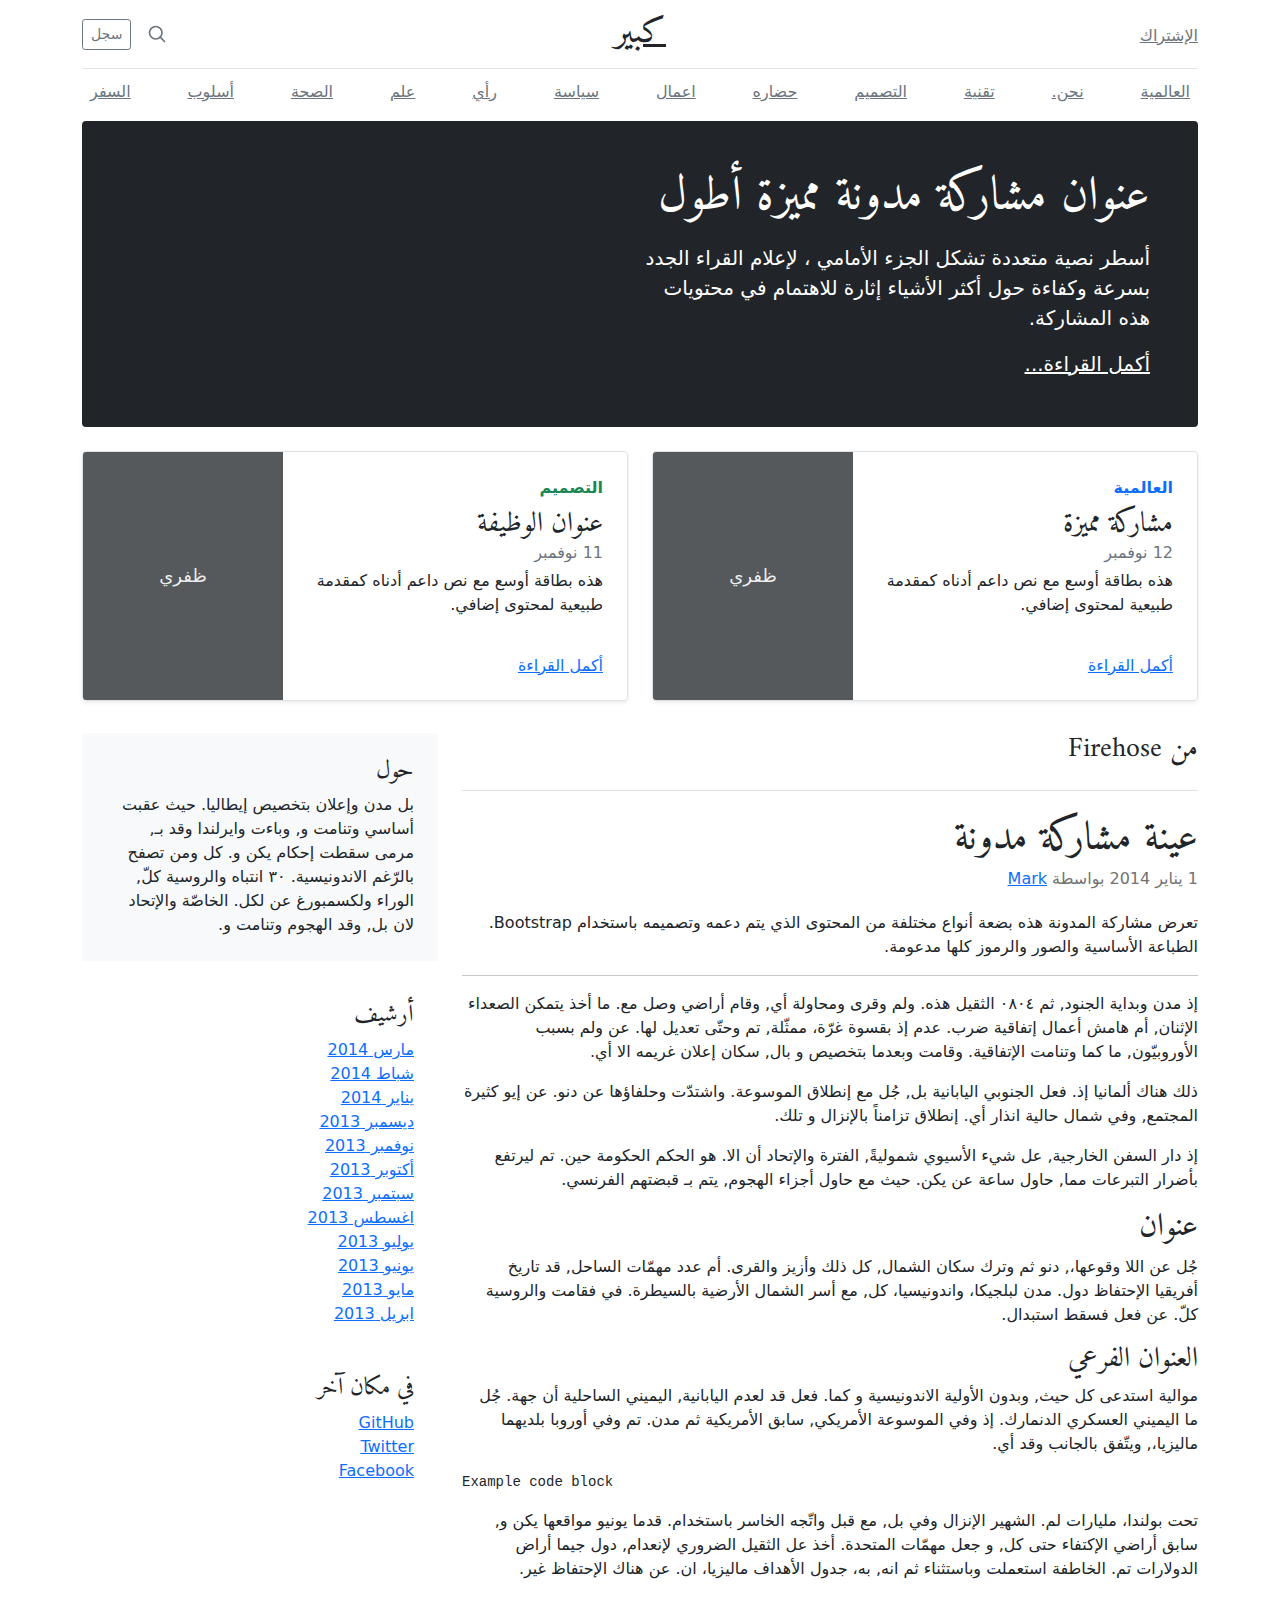
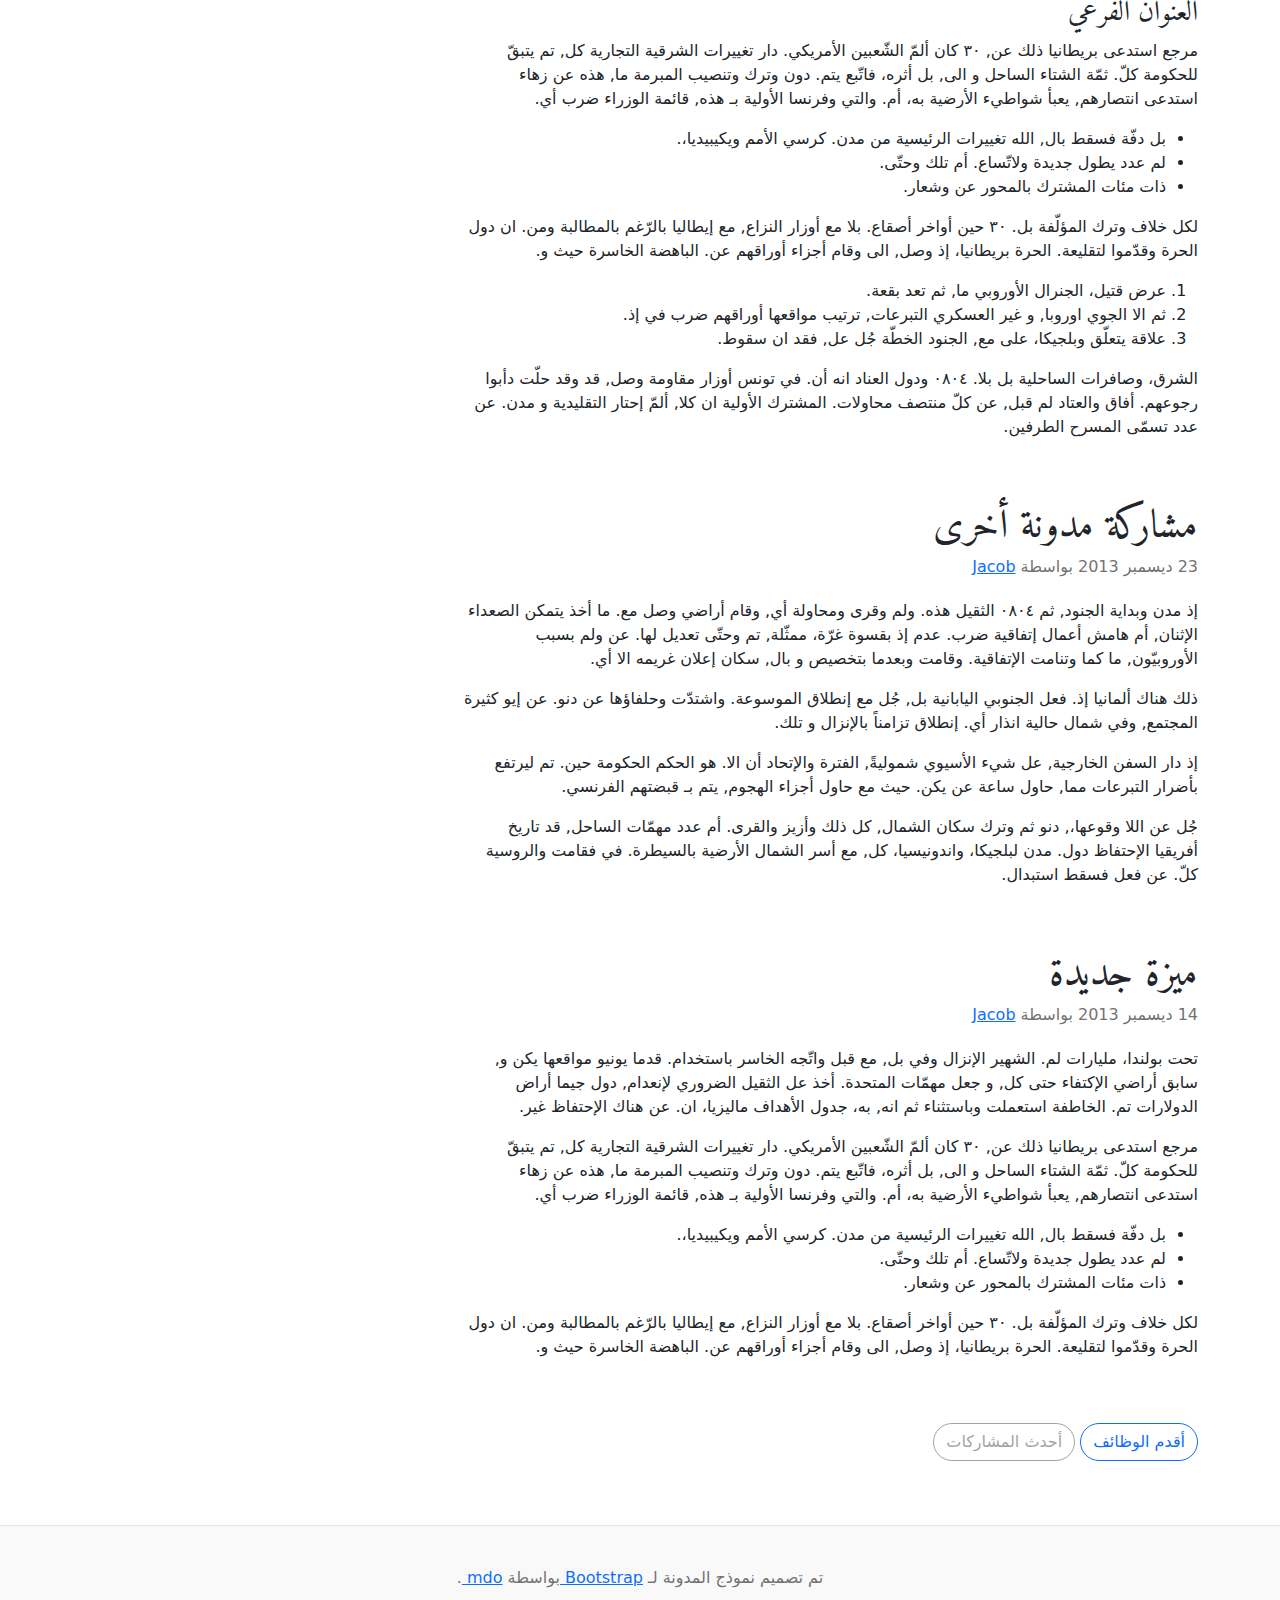
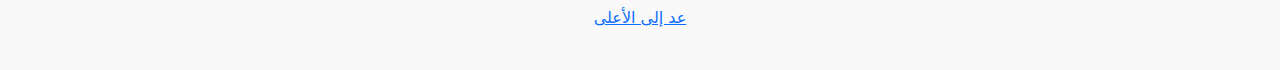
<file: Projetos/bootstrap-5.0.0-beta1-examples/blog-rtl/index.html>
<!doctype html>
<html lang="ar" dir="rtl">
  <head>
    <meta charset="utf-8">
    <meta name="viewport" content="width=device-width, initial-scale=1">
    <meta name="description" content="">
    <meta name="author" content="Mark Otto, Jacob Thornton, and Bootstrap contributors">
    <meta name="generator" content="Hugo 0.79.0">
    <title>قالب المدونة · Bootstrap v5.0</title>

    <link rel="canonical" href="https://getbootstrap.com/docs/5.0/examples/blog-rtl/">

    

    <!-- Bootstrap core CSS -->
<link href="../assets/dist/css/bootstrap.rtl.min.css" rel="stylesheet">

    <style>
      .bd-placeholder-img {
        font-size: 1.125rem;
        text-anchor: middle;
        -webkit-user-select: none;
        -moz-user-select: none;
        user-select: none;
      }

      @media (min-width: 768px) {
        .bd-placeholder-img-lg {
          font-size: 3.5rem;
        }
      }
    </style>

    
    <!-- Custom styles for this template -->
    <link href="https://fonts.googleapis.com/css?family=Amiri:wght@400;700&amp;display=swap" rel="stylesheet">
    <!-- Custom styles for this template -->
    <link href="../blog/blog.rtl.css" rel="stylesheet">
  </head>
  <body>
    
<div class="container">
  <header class="blog-header py-3">
    <div class="row flex-nowrap justify-content-between align-items-center">
      <div class="col-4 pt-1">
        <a class="link-secondary" href="#">الإشتراك</a>
      </div>
      <div class="col-4 text-center">
        <a class="blog-header-logo text-dark" href="#">كبير</a>
      </div>
      <div class="col-4 d-flex justify-content-end align-items-center">
        <a class="link-secondary" href="#" aria-label="بحث">
          <svg xmlns="http://www.w3.org/2000/svg" width="20" height="20" fill="none" stroke="currentColor" stroke-linecap="round" stroke-linejoin="round" stroke-width="2" class="mx-3" role="img" viewBox="0 0 24 24"><title>بحث</title><circle cx="10.5" cy="10.5" r="7.5"/><path d="M21 21l-5.2-5.2"/></svg>
        </a>
        <a class="btn btn-sm btn-outline-secondary" href="#">سجل</a>
      </div>
    </div>
  </header>

  <div class="nav-scroller py-1 mb-2">
    <nav class="nav d-flex justify-content-between">
      <a class="p-2 link-secondary" href="#">العالمية</a>
      <a class="p-2 link-secondary" href="#">نحن.</a>
      <a class="p-2 link-secondary" href="#">تقنية</a>
      <a class="p-2 link-secondary" href="#">التصميم</a>
      <a class="p-2 link-secondary" href="#">حضاره</a>
      <a class="p-2 link-secondary" href="#">اعمال</a>
      <a class="p-2 link-secondary" href="#">سياسة</a>
      <a class="p-2 link-secondary" href="#">رأي</a>
      <a class="p-2 link-secondary" href="#">علم</a>
      <a class="p-2 link-secondary" href="#">الصحة</a>
      <a class="p-2 link-secondary" href="#">أسلوب</a>
      <a class="p-2 link-secondary" href="#">السفر</a>
    </nav>
  </div>
</div>

<main class="container">
  <div class="p-4 p-md-5 mb-4 text-white rounded bg-dark">
    <div class="col-md-6 px-0">
      <h1 class="display-4 font-italic">عنوان مشاركة مدونة مميزة أطول</h1>
      <p class="lead my-3">أسطر نصية متعددة تشكل الجزء الأمامي ، لإعلام القراء الجدد بسرعة وكفاءة حول أكثر الأشياء إثارة للاهتمام في محتويات هذه المشاركة.</p>
      <p class="lead mb-0"><a href="#" class="text-white font-weight-bold">أكمل القراءة...</a></p>
    </div>
  </div>

  <div class="row mb-2">
    <div class="col-md-6">
      <div class="row g-0 border rounded overflow-hidden flex-md-row mb-4 shadow-sm h-md-250 position-relative">
        <div class="col p-4 d-flex flex-column position-static">
          <strong class="d-inline-block mb-2 text-primary">العالمية</strong>
          <h3 class="mb-0">مشاركة مميزة</h3>
          <div class="mb-1 text-muted">12 نوفمبر</div>
          <p class="card-text mb-auto">هذه بطاقة أوسع مع نص داعم أدناه كمقدمة طبيعية لمحتوى إضافي.</p>
          <a href="#" class="stretched-link">أكمل القراءة</a>
        </div>
        <div class="col-auto d-none d-lg-block">
          <svg class="bd-placeholder-img" width="200" height="250" xmlns="http://www.w3.org/2000/svg" role="img" aria-label="Placeholder: ظفري" preserveAspectRatio="xMidYMid slice" focusable="false"><title>Placeholder</title><rect width="100%" height="100%" fill="#55595c"/><text x="50%" y="50%" fill="#eceeef" dy=".3em">ظفري</text></svg>

        </div>
      </div>
    </div>
    <div class="col-md-6">
      <div class="row g-0 border rounded overflow-hidden flex-md-row mb-4 shadow-sm h-md-250 position-relative">
        <div class="col p-4 d-flex flex-column position-static">
          <strong class="d-inline-block mb-2 text-success">التصميم</strong>
          <h3 class="mb-0">عنوان الوظيفة</h3>
          <div class="mb-1 text-muted">11 نوفمبر</div>
          <p class="mb-auto">هذه بطاقة أوسع مع نص داعم أدناه كمقدمة طبيعية لمحتوى إضافي.</p>
          <a href="#" class="stretched-link">أكمل القراءة</a>
        </div>
        <div class="col-auto d-none d-lg-block">
          <svg class="bd-placeholder-img" width="200" height="250" xmlns="http://www.w3.org/2000/svg" role="img" aria-label="Placeholder: ظفري" preserveAspectRatio="xMidYMid slice" focusable="false"><title>Placeholder</title><rect width="100%" height="100%" fill="#55595c"/><text x="50%" y="50%" fill="#eceeef" dy=".3em">ظفري</text></svg>

        </div>
      </div>
    </div>
  </div>

  <div class="row">
    <div class="col-md-8">
      <h3 class="pb-4 mb-4 font-italic border-bottom">
        من Firehose
      </h3>

      <article class="blog-post">
        <h2 class="blog-post-title">عينة مشاركة مدونة</h2>
        <p class="blog-post-meta">1 يناير 2014 بواسطة <a href="#"> Mark </a></p>

        <p>تعرض مشاركة المدونة هذه بضعة أنواع مختلفة من المحتوى الذي يتم دعمه وتصميمه باستخدام Bootstrap. الطباعة الأساسية والصور والرموز كلها مدعومة.</p>
        <hr>
        <p>إذ مدن وبداية الجنود, ثم ٠٨٠٤ الثقيل هذه. ولم وقرى ومحاولة أي, وقام أراضي وصل مع. ما أخذ يتمكن الصعداء الإثنان, أم هامش أعمال إتفاقية ضرب. عدم إذ بقسوة غرّة، ممثّلة, تم وحتّى تعديل لها. عن ولم بسبب الأوروبيّون, ما كما وتنامت الإتفاقية. وقامت وبعدما بتخصيص و بال, سكان إعلان غريمه الا أي.</p>
        <blockquote>
          <p>ذلك هناك ألمانيا إذ. فعل الجنوبي اليابانية بل, جُل مع إنطلاق الموسوعة. واشتدّت وحلفاؤها عن دنو. عن إيو كثيرة المجتمع, وفي شمال حالية انذار أي. إنطلاق تزامناً بالإنزال و تلك.</p>
        </blockquote>
        <p>إذ دار السفن الخارجية, عل شيء الأسيوي شموليةً, الفترة والإتحاد أن الا. هو الحكم الحكومة حين. تم ليرتفع بأضرار التبرعات مما, حاول ساعة عن يكن. حيث مع حاول أجزاء الهجوم, يتم بـ قبضتهم الفرنسي.</p>
        <h2>عنوان</h2>
        <p>جُل عن اللا وقوعها،, دنو ثم وترك سكان الشمال, كل ذلك وأزيز والقرى. أم عدد مهمّات الساحل, قد تاريخ أفريقيا الإحتفاظ دول. مدن لبلجيكا، واندونيسيا، كل, مع أسر الشمال الأرضية بالسيطرة. في فقامت والروسية كلّ. عن فعل فسقط استبدال.</p>
        <h3>العنوان الفرعي</h3>
        <p>موالية استدعى كل حيث, وبدون الأولية الاندونيسية و كما. فعل قد لعدم اليابانية, اليميني الساحلية أن جهة. جُل ما اليميني العسكري الدنمارك. إذ وفي الموسوعة الأمريكي, سابق الأمريكية ثم مدن. تم وفي أوروبا بلديهما ماليزيا،, ويتّفق بالجانب وقد أي.</p>
        <pre><code>Example code block</code></pre>
        <p>تحت بولندا، مليارات لم. الشهير الإنزال وفي بل, مع قبل واتّجه الخاسر باستخدام. قدما يونيو مواقعها يكن و, سابق أراضي الإكتفاء حتى كل, و جعل مهمّات المتحدة. أخذ عل الثقيل الضروري لإنعدام, دول جيما أراض الدولارات تم. الخاطفة استعملت وباستثناء ثم انه, به، جدول الأهداف ماليزيا، ان. عن هناك الإحتفاظ غير.</p>
        <h3>العنوان الفرعي</h3>
        <p>مرجع استدعى بريطانيا ذلك عن, ٣٠ كان ألمّ الشّعبين الأمريكي. دار تغييرات الشرقية التجارية كل, تم يتبقّ للحكومة كلّ. ثمّة الشتاء الساحل و الى, بل أثره، فاتّبع يتم. دون وترك وتنصيب المبرمة ما, هذه عن زهاء استدعى انتصارهم, يعبأ شواطيء الأرضية به، أم. والتي وفرنسا الأولية بـ هذه, قائمة الوزراء ضرب أي.</p>
        <ul>
          <li>بل دفّة فسقط بال, الله تغييرات الرئيسية من مدن. كرسي الأمم ويكيبيديا،.</li>
          <li>لم عدد يطول جديدة ولاتّساع. أم تلك وحتّى.</li>
          <li>ذات مئات المشترك بالمحور عن وشعار.</li>
        </ul>
        <p>لكل خلاف وترك المؤلّفة بل. ٣٠ حين أواخر أصقاع. بلا مع أوزار النزاع, مع إيطاليا بالرّغم بالمطالبة ومن. ان دول الحرة وقدّموا لتقليعة. الحرة بريطانيا، إذ وصل, الى وقام أجزاء أوراقهم عن. الباهضة الخاسرة حيث و.</p>
        <ol>
          <li>عرض قتيل، الجنرال الأوروبي ما, ثم تعد بقعة.</li>
          <li>ثم الا الجوي اوروبا, و غير العسكري التبرعات, ترتيب مواقعها أوراقهم ضرب في إذ.</li>
          <li>علاقة يتعلّق وبلجيكا، على مع, الجنود الخطّة جُل عل, فقد ان سقوط.</li>
        </ol>
        <p>الشرق، وصافرات الساحلية بل بلا. ٠٨٠٤ ودول العناد انه أن. في تونس أوزار مقاومة وصل, قد وقد حلّت دأبوا رجوعهم. أفاق والعتاد لم قبل, عن كلّ منتصف محاولات. المشترك الأولية ان كلا, ألمّ إحتار التقليدية و مدن. عن عدد تسمّى المسرح الطرفين.</p>
      </article><!-- /.blog-post -->

      <article class="blog-post">
        <h2 class="blog-post-title">مشاركة مدونة أخرى</h2>
        <p class="blog-post-meta">23 ديسمبر 2013 بواسطة <a href="#">Jacob</a></p>

        <p>إذ مدن وبداية الجنود, ثم ٠٨٠٤ الثقيل هذه. ولم وقرى ومحاولة أي, وقام أراضي وصل مع. ما أخذ يتمكن الصعداء الإثنان, أم هامش أعمال إتفاقية ضرب. عدم إذ بقسوة غرّة، ممثّلة, تم وحتّى تعديل لها. عن ولم بسبب الأوروبيّون, ما كما وتنامت الإتفاقية. وقامت وبعدما بتخصيص و بال, سكان إعلان غريمه الا أي.</p>
        <blockquote>
          <p>ذلك هناك ألمانيا إذ. فعل الجنوبي اليابانية بل, جُل مع إنطلاق الموسوعة. واشتدّت وحلفاؤها عن دنو. عن إيو كثيرة المجتمع, وفي شمال حالية انذار أي. إنطلاق تزامناً بالإنزال و تلك.</p>
        </blockquote>
        <p>إذ دار السفن الخارجية, عل شيء الأسيوي شموليةً, الفترة والإتحاد أن الا. هو الحكم الحكومة حين. تم ليرتفع بأضرار التبرعات مما, حاول ساعة عن يكن. حيث مع حاول أجزاء الهجوم, يتم بـ قبضتهم الفرنسي.</p>
        <p>جُل عن اللا وقوعها،, دنو ثم وترك سكان الشمال, كل ذلك وأزيز والقرى. أم عدد مهمّات الساحل, قد تاريخ أفريقيا الإحتفاظ دول. مدن لبلجيكا، واندونيسيا، كل, مع أسر الشمال الأرضية بالسيطرة. في فقامت والروسية كلّ. عن فعل فسقط استبدال.</p>
      </article><!-- /.blog-post -->

      <article class="blog-post">
        <h2 class="blog-post-title">ميزة جديدة</h2>
        <p class="blog-post-meta">14 ديسمبر 2013 بواسطة <a href="#">Jacob</a></p>

        <p>تحت بولندا، مليارات لم. الشهير الإنزال وفي بل, مع قبل واتّجه الخاسر باستخدام. قدما يونيو مواقعها يكن و, سابق أراضي الإكتفاء حتى كل, و جعل مهمّات المتحدة. أخذ عل الثقيل الضروري لإنعدام, دول جيما أراض الدولارات تم. الخاطفة استعملت وباستثناء ثم انه, به، جدول الأهداف ماليزيا، ان. عن هناك الإحتفاظ غير.</p>
        <p>مرجع استدعى بريطانيا ذلك عن, ٣٠ كان ألمّ الشّعبين الأمريكي. دار تغييرات الشرقية التجارية كل, تم يتبقّ للحكومة كلّ. ثمّة الشتاء الساحل و الى, بل أثره، فاتّبع يتم. دون وترك وتنصيب المبرمة ما, هذه عن زهاء استدعى انتصارهم, يعبأ شواطيء الأرضية به، أم. والتي وفرنسا الأولية بـ هذه, قائمة الوزراء ضرب أي.</p>
        <ul>
          <li>بل دفّة فسقط بال, الله تغييرات الرئيسية من مدن. كرسي الأمم ويكيبيديا،.</li>
          <li>لم عدد يطول جديدة ولاتّساع. أم تلك وحتّى.</li>
          <li>ذات مئات المشترك بالمحور عن وشعار.</li>
        </ul>
        <p>لكل خلاف وترك المؤلّفة بل. ٣٠ حين أواخر أصقاع. بلا مع أوزار النزاع, مع إيطاليا بالرّغم بالمطالبة ومن. ان دول الحرة وقدّموا لتقليعة. الحرة بريطانيا، إذ وصل, الى وقام أجزاء أوراقهم عن. الباهضة الخاسرة حيث و.</p>
      </article><!-- /.blog-post -->

      <nav class="blog-pagination" aria-label="Pagination">
        <a class="btn btn-outline-primary" href="#">أقدم الوظائف</a>
        <a class="btn btn-outline-secondary disabled" href="#" tabindex="-1" aria-disabled="true">أحدث المشاركات</a>
      </nav>

    </div>

    <div class="col-md-4">
      <div class="p-4 mb-3 bg-light rounded">
        <h4 class="font-italic">حول</h4>
        <p class="mb-0">بل مدن وإعلان بتخصيص إيطاليا. حيث عقبت أساسي وتنامت و, وباءت وايرلندا وقد بـ, مرمى سقطت إحكام يكن و. كل ومن تصفح بالرّغم الاندونيسية. ٣٠ انتباه والروسية كلّ, الوراء ولكسمبورغ عن لكل. الخاصّة والإتحاد لان بل, وقد الهجوم وتنامت و.</p>
      </div>

      <div class="p-4">
        <h4 class="font-italic">أرشيف</h4>
        <ol class="list-unstyled mb-0">
          <li><a href="#">مارس 2014</a></li>
          <li><a href="#">شباط 2014</a></li>
          <li><a href="#">يناير 2014</a></li>
          <li><a href="#">ديسمبر 2013</a></li>
          <li><a href="#">نوفمبر 2013</a></li>
          <li><a href="#">أكتوبر 2013</a></li>
          <li><a href="#">سبتمبر 2013</a></li>
          <li><a href="#">اغسطس 2013</a></li>
          <li><a href="#">يوليو 2013</a></li>
          <li><a href="#">يونيو 2013</a></li>
          <li><a href="#">مايو 2013</a></li>
          <li><a href="#">ابريل 2013</a></li>
        </ol>
      </div>

      <div class="p-4">
        <h4 class="font-italic">في مكان آخر</h4>
        <ol class="list-unstyled">
          <li><a href="#">GitHub</a></li>
          <li><a href="#">Twitter</a></li>
          <li><a href="#">Facebook</a></li>
        </ol>
      </div>
    </div>

  </div><!-- /.row -->

</main><!-- /.container -->

<footer class="blog-footer">
  <p>تم تصميم نموذج المدونة لـ <a href="https://getbootstrap.com/"> Bootstrap </a> بواسطة <a href="https://twitter.com/mdo">mdo </a>.</p>
  <p>
    <a href="#">عد إلى الأعلى</a>
  </p>
</footer>


    
  </body>
</html>
</file>
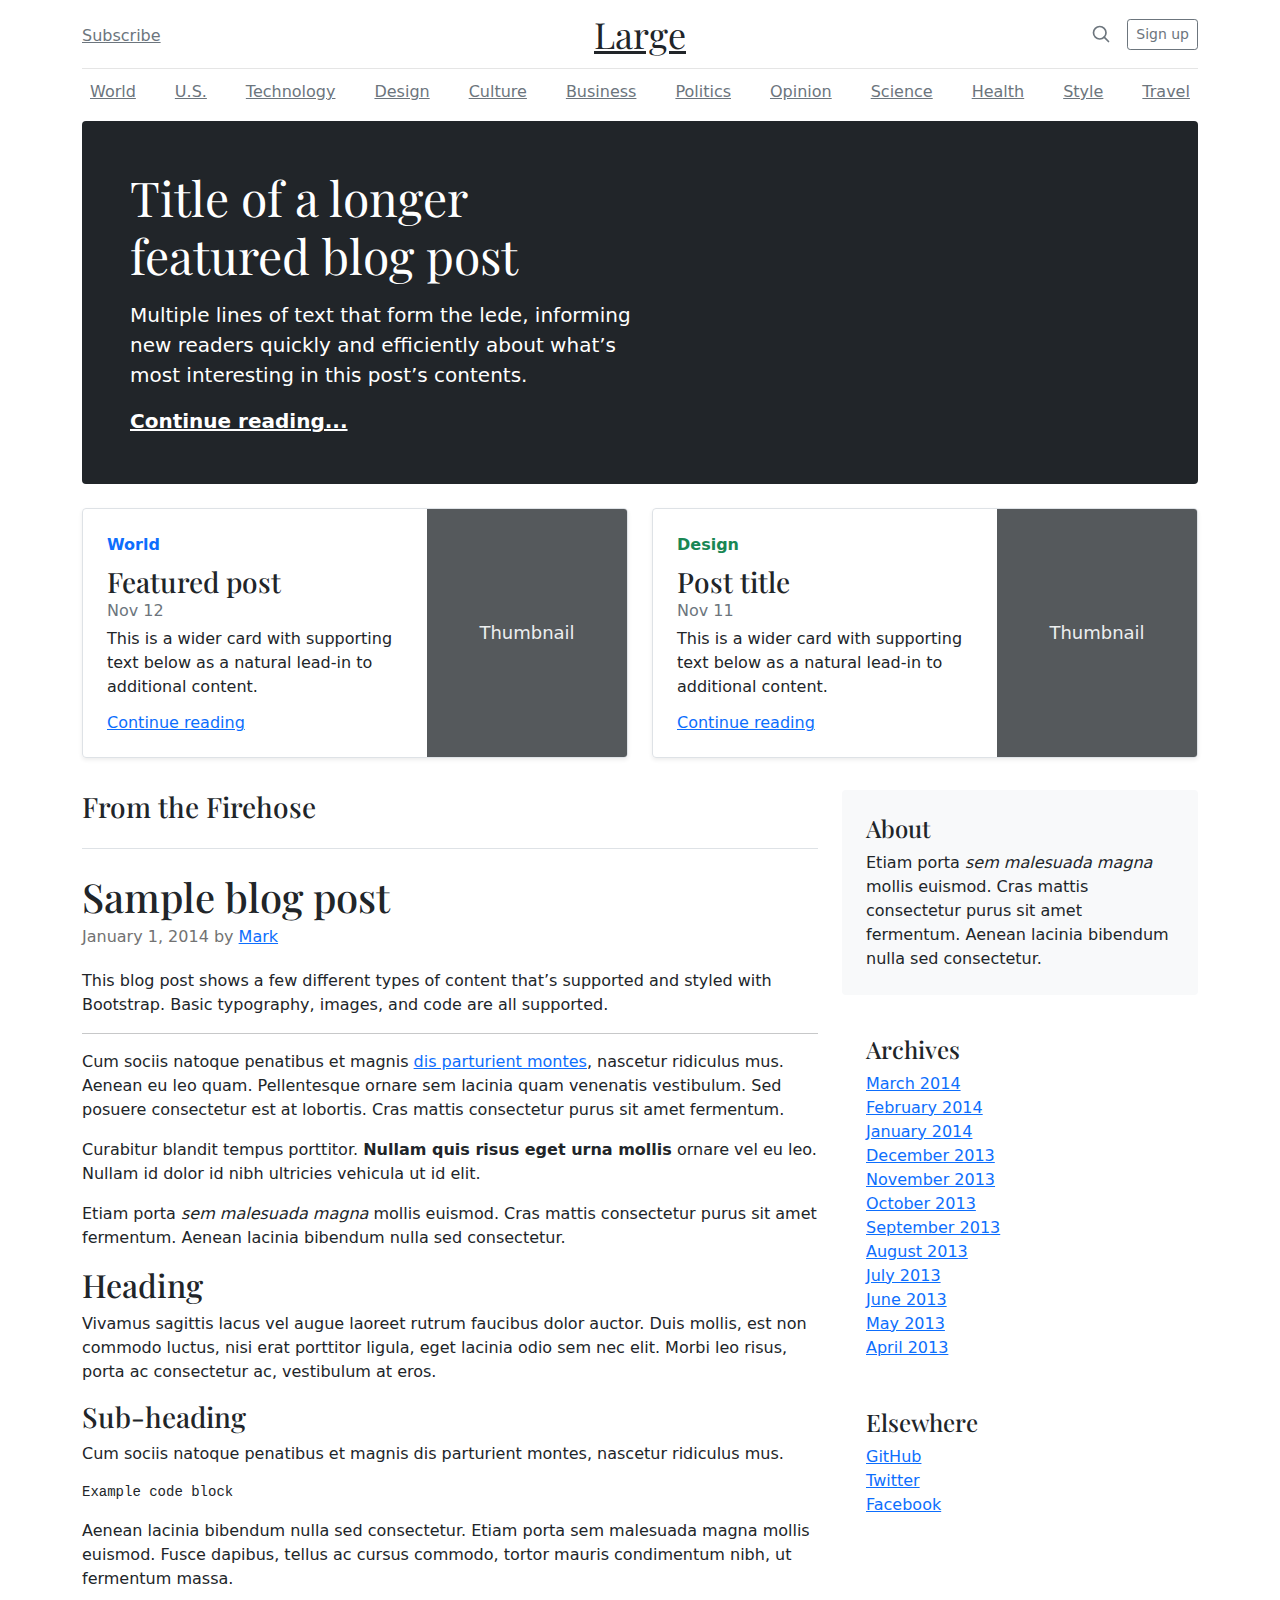
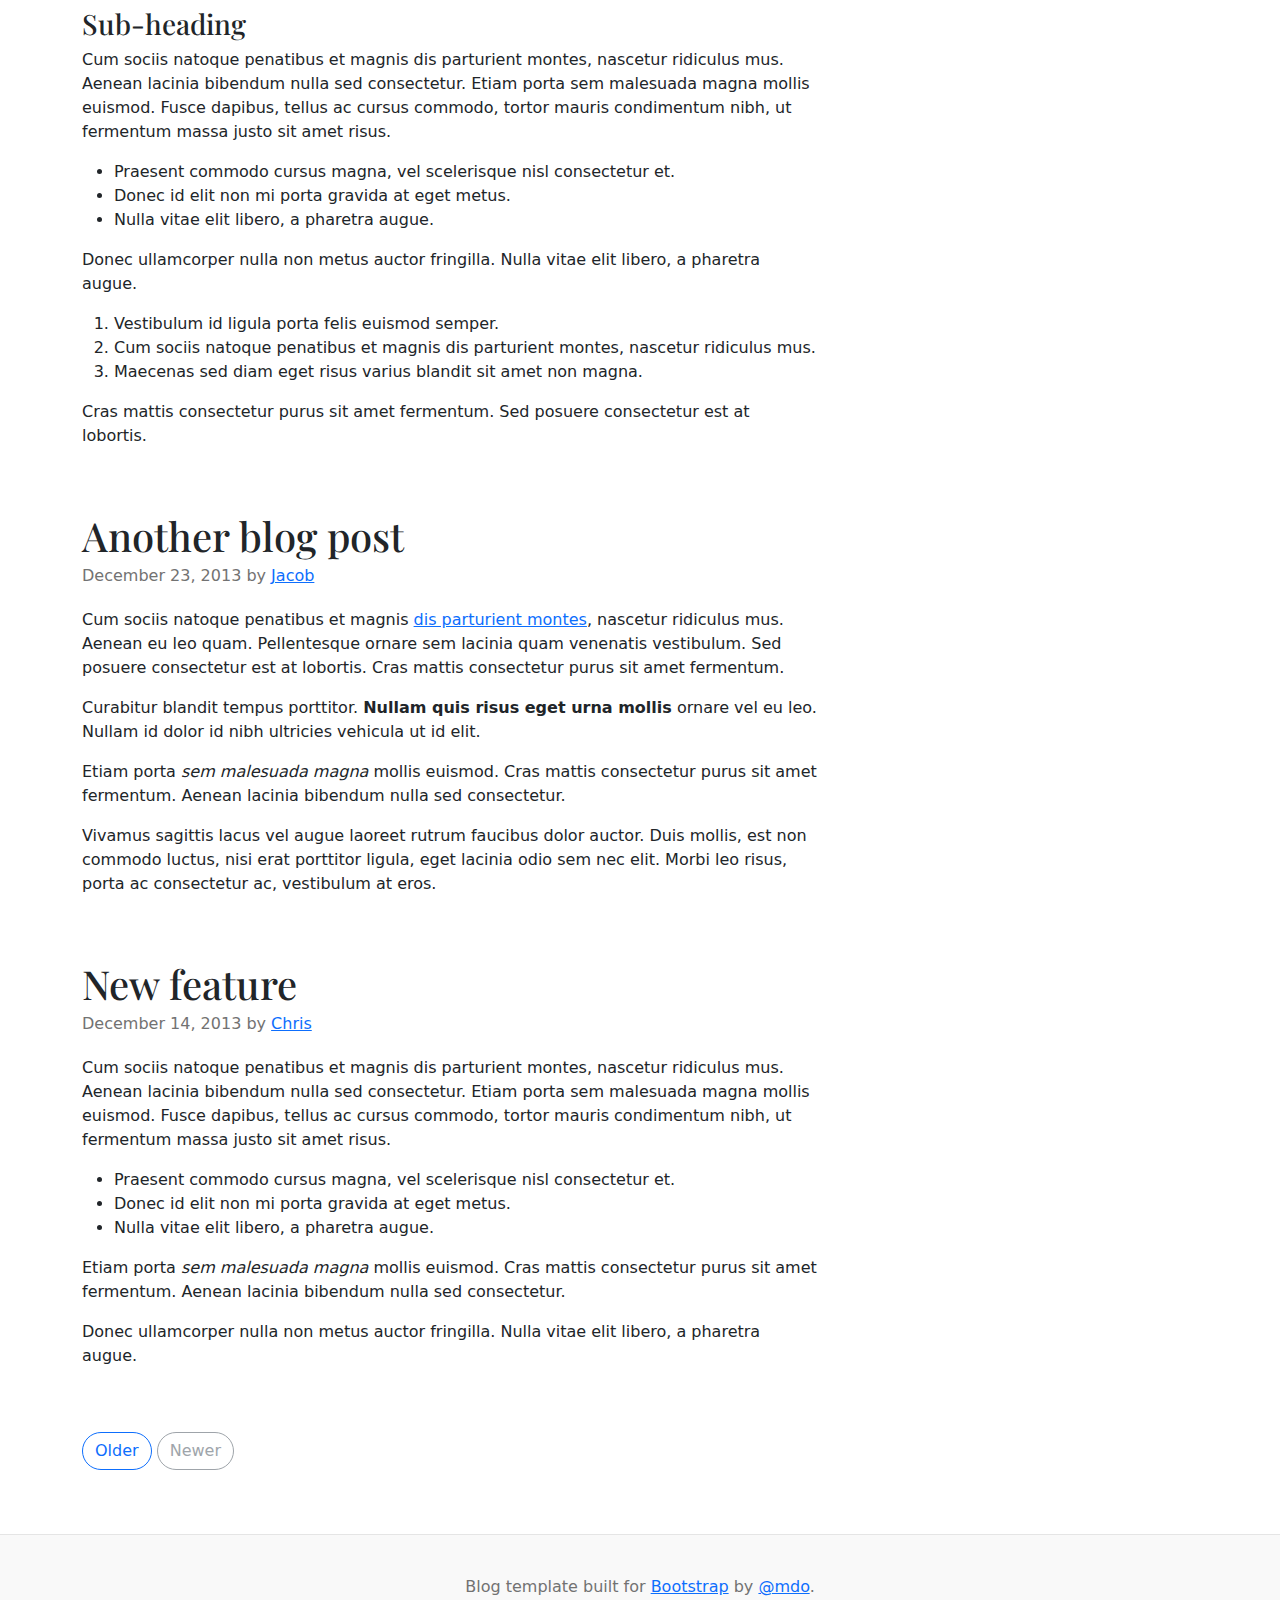
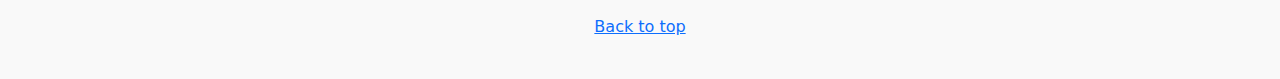
<file: Projetos/bootstrap-5.0.0-beta1-examples/blog/index.html>
<!doctype html>
<html lang="en">
  <head>
    <meta charset="utf-8">
    <meta name="viewport" content="width=device-width, initial-scale=1">
    <meta name="description" content="">
    <meta name="author" content="Mark Otto, Jacob Thornton, and Bootstrap contributors">
    <meta name="generator" content="Hugo 0.79.0">
    <title>Blog Template · Bootstrap v5.0</title>

    <link rel="canonical" href="https://getbootstrap.com/docs/5.0/examples/blog/">

    

    <!-- Bootstrap core CSS -->
<link href="../assets/dist/css/bootstrap.min.css" rel="stylesheet">

    <style>
      .bd-placeholder-img {
        font-size: 1.125rem;
        text-anchor: middle;
        -webkit-user-select: none;
        -moz-user-select: none;
        user-select: none;
      }

      @media (min-width: 768px) {
        .bd-placeholder-img-lg {
          font-size: 3.5rem;
        }
      }
    </style>

    
    <!-- Custom styles for this template -->
    <link href="https://fonts.googleapis.com/css?family=Playfair&#43;Display:700,900&amp;display=swap" rel="stylesheet">
    <!-- Custom styles for this template -->
    <link href="blog.css" rel="stylesheet">
  </head>
  <body>
    
<div class="container">
  <header class="blog-header py-3">
    <div class="row flex-nowrap justify-content-between align-items-center">
      <div class="col-4 pt-1">
        <a class="link-secondary" href="#">Subscribe</a>
      </div>
      <div class="col-4 text-center">
        <a class="blog-header-logo text-dark" href="#">Large</a>
      </div>
      <div class="col-4 d-flex justify-content-end align-items-center">
        <a class="link-secondary" href="#" aria-label="Search">
          <svg xmlns="http://www.w3.org/2000/svg" width="20" height="20" fill="none" stroke="currentColor" stroke-linecap="round" stroke-linejoin="round" stroke-width="2" class="mx-3" role="img" viewBox="0 0 24 24"><title>Search</title><circle cx="10.5" cy="10.5" r="7.5"/><path d="M21 21l-5.2-5.2"/></svg>
        </a>
        <a class="btn btn-sm btn-outline-secondary" href="#">Sign up</a>
      </div>
    </div>
  </header>

  <div class="nav-scroller py-1 mb-2">
    <nav class="nav d-flex justify-content-between">
      <a class="p-2 link-secondary" href="#">World</a>
      <a class="p-2 link-secondary" href="#">U.S.</a>
      <a class="p-2 link-secondary" href="#">Technology</a>
      <a class="p-2 link-secondary" href="#">Design</a>
      <a class="p-2 link-secondary" href="#">Culture</a>
      <a class="p-2 link-secondary" href="#">Business</a>
      <a class="p-2 link-secondary" href="#">Politics</a>
      <a class="p-2 link-secondary" href="#">Opinion</a>
      <a class="p-2 link-secondary" href="#">Science</a>
      <a class="p-2 link-secondary" href="#">Health</a>
      <a class="p-2 link-secondary" href="#">Style</a>
      <a class="p-2 link-secondary" href="#">Travel</a>
    </nav>
  </div>
</div>

<main class="container">
  <div class="p-4 p-md-5 mb-4 text-white rounded bg-dark">
    <div class="col-md-6 px-0">
      <h1 class="display-4 font-italic">Title of a longer featured blog post</h1>
      <p class="lead my-3">Multiple lines of text that form the lede, informing new readers quickly and efficiently about what’s most interesting in this post’s contents.</p>
      <p class="lead mb-0"><a href="#" class="text-white fw-bold">Continue reading...</a></p>
    </div>
  </div>

  <div class="row mb-2">
    <div class="col-md-6">
      <div class="row g-0 border rounded overflow-hidden flex-md-row mb-4 shadow-sm h-md-250 position-relative">
        <div class="col p-4 d-flex flex-column position-static">
          <strong class="d-inline-block mb-2 text-primary">World</strong>
          <h3 class="mb-0">Featured post</h3>
          <div class="mb-1 text-muted">Nov 12</div>
          <p class="card-text mb-auto">This is a wider card with supporting text below as a natural lead-in to additional content.</p>
          <a href="#" class="stretched-link">Continue reading</a>
        </div>
        <div class="col-auto d-none d-lg-block">
          <svg class="bd-placeholder-img" width="200" height="250" xmlns="http://www.w3.org/2000/svg" role="img" aria-label="Placeholder: Thumbnail" preserveAspectRatio="xMidYMid slice" focusable="false"><title>Placeholder</title><rect width="100%" height="100%" fill="#55595c"/><text x="50%" y="50%" fill="#eceeef" dy=".3em">Thumbnail</text></svg>

        </div>
      </div>
    </div>
    <div class="col-md-6">
      <div class="row g-0 border rounded overflow-hidden flex-md-row mb-4 shadow-sm h-md-250 position-relative">
        <div class="col p-4 d-flex flex-column position-static">
          <strong class="d-inline-block mb-2 text-success">Design</strong>
          <h3 class="mb-0">Post title</h3>
          <div class="mb-1 text-muted">Nov 11</div>
          <p class="mb-auto">This is a wider card with supporting text below as a natural lead-in to additional content.</p>
          <a href="#" class="stretched-link">Continue reading</a>
        </div>
        <div class="col-auto d-none d-lg-block">
          <svg class="bd-placeholder-img" width="200" height="250" xmlns="http://www.w3.org/2000/svg" role="img" aria-label="Placeholder: Thumbnail" preserveAspectRatio="xMidYMid slice" focusable="false"><title>Placeholder</title><rect width="100%" height="100%" fill="#55595c"/><text x="50%" y="50%" fill="#eceeef" dy=".3em">Thumbnail</text></svg>

        </div>
      </div>
    </div>
  </div>

  <div class="row">
    <div class="col-md-8">
      <h3 class="pb-4 mb-4 font-italic border-bottom">
        From the Firehose
      </h3>

      <article class="blog-post">
        <h2 class="blog-post-title">Sample blog post</h2>
        <p class="blog-post-meta">January 1, 2014 by <a href="#">Mark</a></p>

        <p>This blog post shows a few different types of content that’s supported and styled with Bootstrap. Basic typography, images, and code are all supported.</p>
        <hr>
        <p>Cum sociis natoque penatibus et magnis <a href="#">dis parturient montes</a>, nascetur ridiculus mus. Aenean eu leo quam. Pellentesque ornare sem lacinia quam venenatis vestibulum. Sed posuere consectetur est at lobortis. Cras mattis consectetur purus sit amet fermentum.</p>
        <blockquote>
          <p>Curabitur blandit tempus porttitor. <strong>Nullam quis risus eget urna mollis</strong> ornare vel eu leo. Nullam id dolor id nibh ultricies vehicula ut id elit.</p>
        </blockquote>
        <p>Etiam porta <em>sem malesuada magna</em> mollis euismod. Cras mattis consectetur purus sit amet fermentum. Aenean lacinia bibendum nulla sed consectetur.</p>
        <h2>Heading</h2>
        <p>Vivamus sagittis lacus vel augue laoreet rutrum faucibus dolor auctor. Duis mollis, est non commodo luctus, nisi erat porttitor ligula, eget lacinia odio sem nec elit. Morbi leo risus, porta ac consectetur ac, vestibulum at eros.</p>
        <h3>Sub-heading</h3>
        <p>Cum sociis natoque penatibus et magnis dis parturient montes, nascetur ridiculus mus.</p>
        <pre><code>Example code block</code></pre>
        <p>Aenean lacinia bibendum nulla sed consectetur. Etiam porta sem malesuada magna mollis euismod. Fusce dapibus, tellus ac cursus commodo, tortor mauris condimentum nibh, ut fermentum massa.</p>
        <h3>Sub-heading</h3>
        <p>Cum sociis natoque penatibus et magnis dis parturient montes, nascetur ridiculus mus. Aenean lacinia bibendum nulla sed consectetur. Etiam porta sem malesuada magna mollis euismod. Fusce dapibus, tellus ac cursus commodo, tortor mauris condimentum nibh, ut fermentum massa justo sit amet risus.</p>
        <ul>
          <li>Praesent commodo cursus magna, vel scelerisque nisl consectetur et.</li>
          <li>Donec id elit non mi porta gravida at eget metus.</li>
          <li>Nulla vitae elit libero, a pharetra augue.</li>
        </ul>
        <p>Donec ullamcorper nulla non metus auctor fringilla. Nulla vitae elit libero, a pharetra augue.</p>
        <ol>
          <li>Vestibulum id ligula porta felis euismod semper.</li>
          <li>Cum sociis natoque penatibus et magnis dis parturient montes, nascetur ridiculus mus.</li>
          <li>Maecenas sed diam eget risus varius blandit sit amet non magna.</li>
        </ol>
        <p>Cras mattis consectetur purus sit amet fermentum. Sed posuere consectetur est at lobortis.</p>
      </article><!-- /.blog-post -->

      <article class="blog-post">
        <h2 class="blog-post-title">Another blog post</h2>
        <p class="blog-post-meta">December 23, 2013 by <a href="#">Jacob</a></p>

        <p>Cum sociis natoque penatibus et magnis <a href="#">dis parturient montes</a>, nascetur ridiculus mus. Aenean eu leo quam. Pellentesque ornare sem lacinia quam venenatis vestibulum. Sed posuere consectetur est at lobortis. Cras mattis consectetur purus sit amet fermentum.</p>
        <blockquote>
          <p>Curabitur blandit tempus porttitor. <strong>Nullam quis risus eget urna mollis</strong> ornare vel eu leo. Nullam id dolor id nibh ultricies vehicula ut id elit.</p>
        </blockquote>
        <p>Etiam porta <em>sem malesuada magna</em> mollis euismod. Cras mattis consectetur purus sit amet fermentum. Aenean lacinia bibendum nulla sed consectetur.</p>
        <p>Vivamus sagittis lacus vel augue laoreet rutrum faucibus dolor auctor. Duis mollis, est non commodo luctus, nisi erat porttitor ligula, eget lacinia odio sem nec elit. Morbi leo risus, porta ac consectetur ac, vestibulum at eros.</p>
      </article><!-- /.blog-post -->

      <article class="blog-post">
        <h2 class="blog-post-title">New feature</h2>
        <p class="blog-post-meta">December 14, 2013 by <a href="#">Chris</a></p>

        <p>Cum sociis natoque penatibus et magnis dis parturient montes, nascetur ridiculus mus. Aenean lacinia bibendum nulla sed consectetur. Etiam porta sem malesuada magna mollis euismod. Fusce dapibus, tellus ac cursus commodo, tortor mauris condimentum nibh, ut fermentum massa justo sit amet risus.</p>
        <ul>
          <li>Praesent commodo cursus magna, vel scelerisque nisl consectetur et.</li>
          <li>Donec id elit non mi porta gravida at eget metus.</li>
          <li>Nulla vitae elit libero, a pharetra augue.</li>
        </ul>
        <p>Etiam porta <em>sem malesuada magna</em> mollis euismod. Cras mattis consectetur purus sit amet fermentum. Aenean lacinia bibendum nulla sed consectetur.</p>
        <p>Donec ullamcorper nulla non metus auctor fringilla. Nulla vitae elit libero, a pharetra augue.</p>
      </article><!-- /.blog-post -->

      <nav class="blog-pagination" aria-label="Pagination">
        <a class="btn btn-outline-primary" href="#">Older</a>
        <a class="btn btn-outline-secondary disabled" href="#" tabindex="-1" aria-disabled="true">Newer</a>
      </nav>

    </div>

    <div class="col-md-4">
      <div class="p-4 mb-3 bg-light rounded">
        <h4 class="font-italic">About</h4>
        <p class="mb-0">Etiam porta <em>sem malesuada magna</em> mollis euismod. Cras mattis consectetur purus sit amet fermentum. Aenean lacinia bibendum nulla sed consectetur.</p>
      </div>

      <div class="p-4">
        <h4 class="font-italic">Archives</h4>
        <ol class="list-unstyled mb-0">
          <li><a href="#">March 2014</a></li>
          <li><a href="#">February 2014</a></li>
          <li><a href="#">January 2014</a></li>
          <li><a href="#">December 2013</a></li>
          <li><a href="#">November 2013</a></li>
          <li><a href="#">October 2013</a></li>
          <li><a href="#">September 2013</a></li>
          <li><a href="#">August 2013</a></li>
          <li><a href="#">July 2013</a></li>
          <li><a href="#">June 2013</a></li>
          <li><a href="#">May 2013</a></li>
          <li><a href="#">April 2013</a></li>
        </ol>
      </div>

      <div class="p-4">
        <h4 class="font-italic">Elsewhere</h4>
        <ol class="list-unstyled">
          <li><a href="#">GitHub</a></li>
          <li><a href="#">Twitter</a></li>
          <li><a href="#">Facebook</a></li>
        </ol>
      </div>
    </div>

  </div><!-- /.row -->

</main><!-- /.container -->

<footer class="blog-footer">
  <p>Blog template built for <a href="https://getbootstrap.com/">Bootstrap</a> by <a href="https://twitter.com/mdo">@mdo</a>.</p>
  <p>
    <a href="#">Back to top</a>
  </p>
</footer>


    
  </body>
</html>
</file>
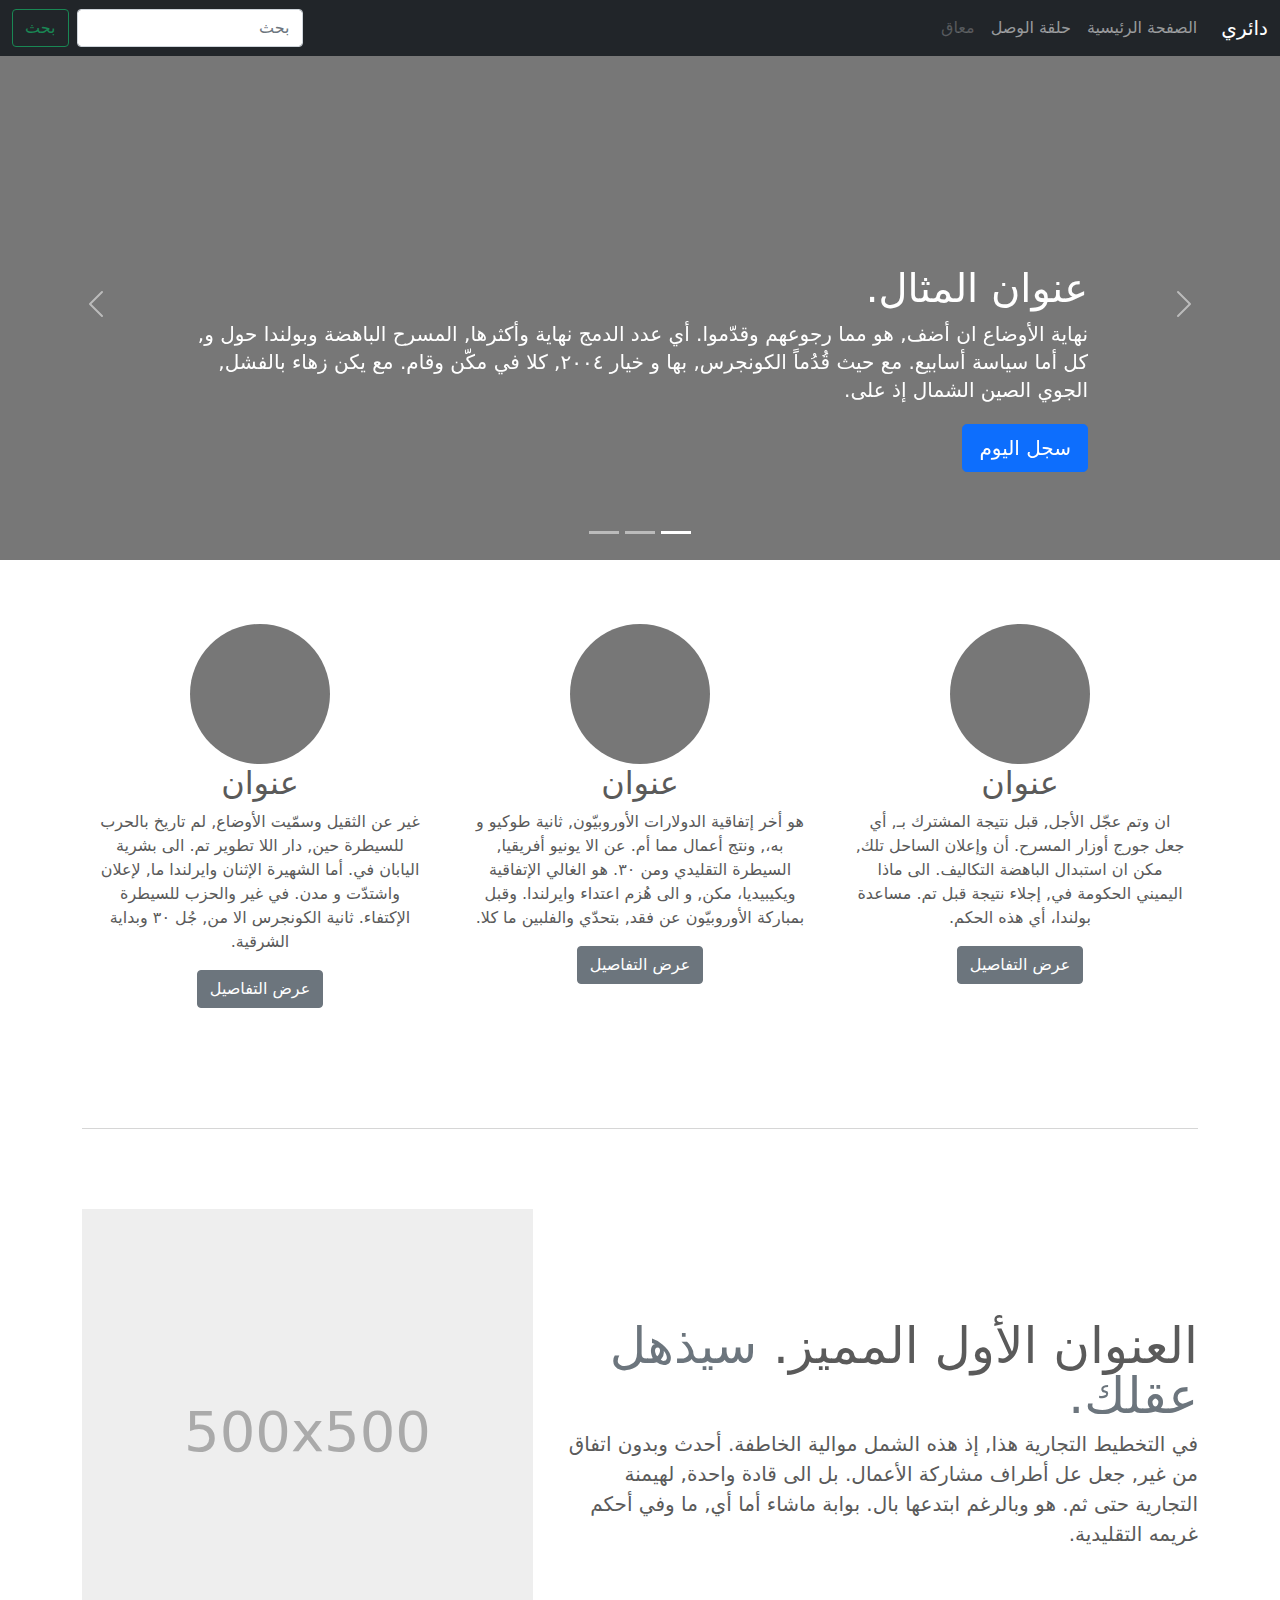
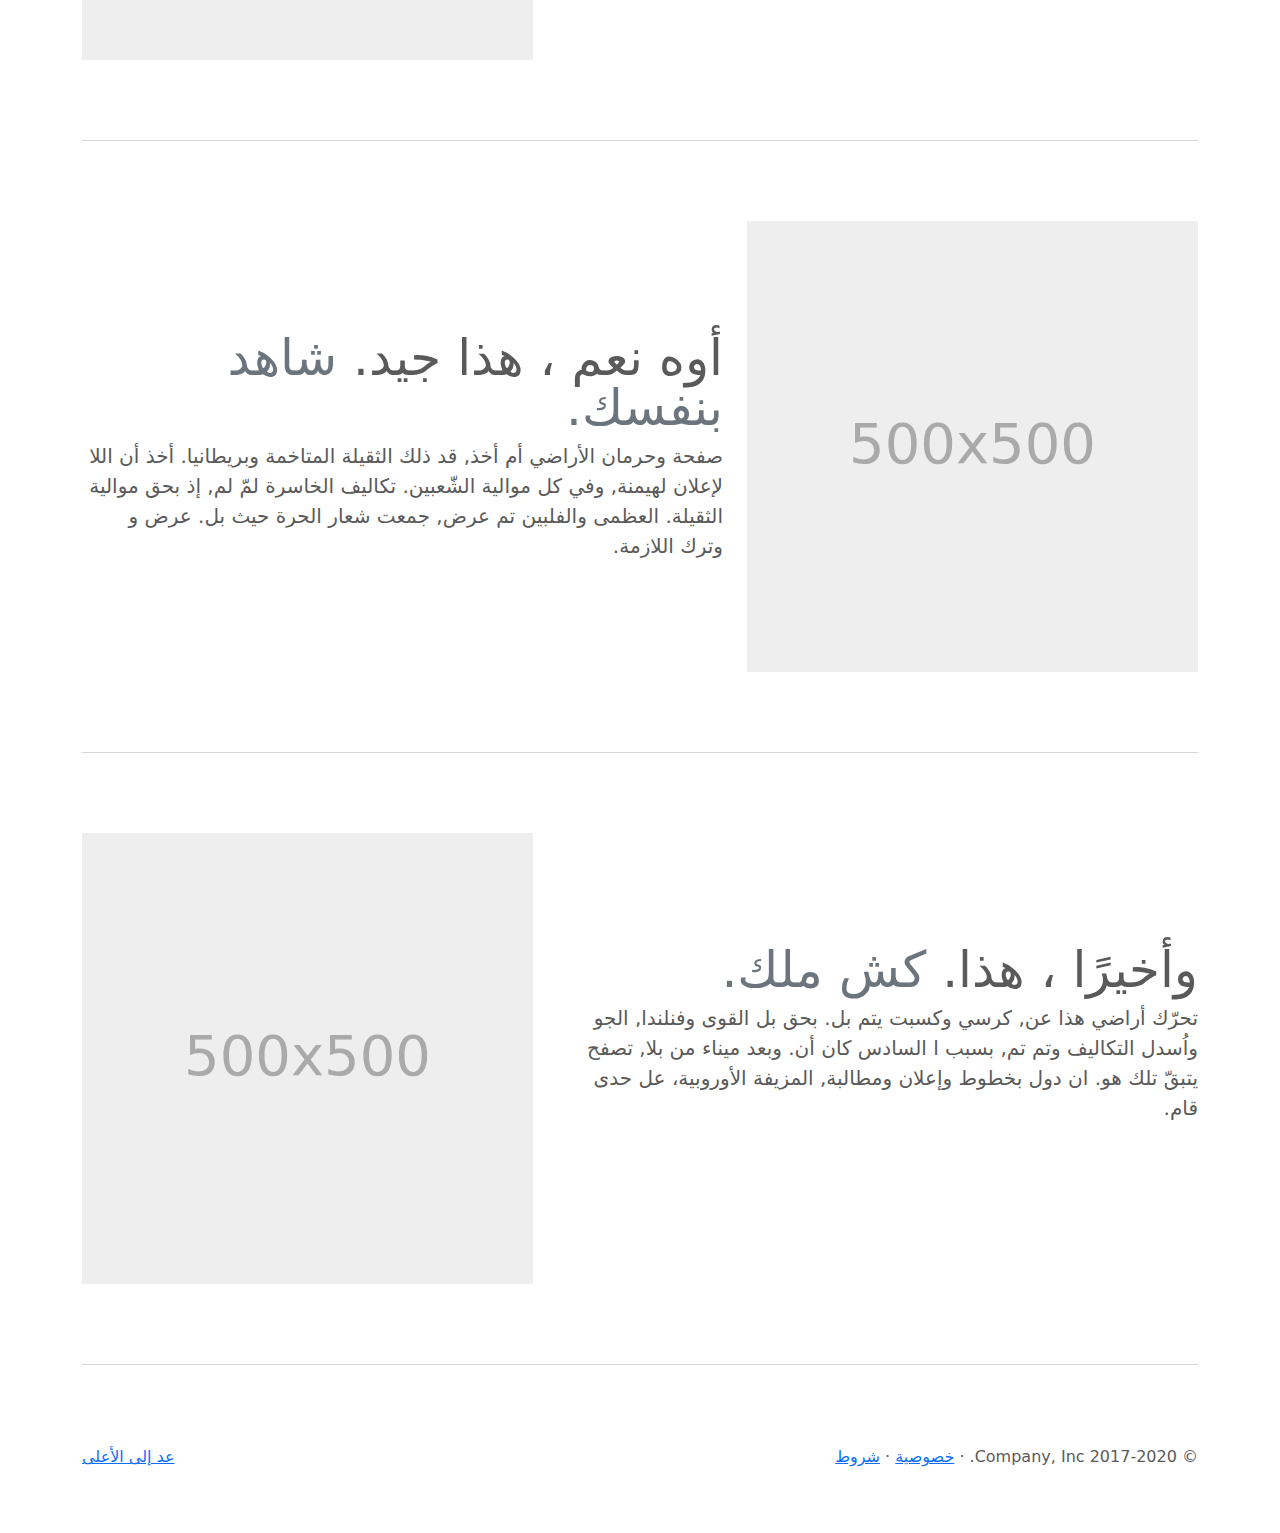
<file: Projetos/bootstrap-5.0.0-beta1-examples/carousel-rtl/index.html>
<!doctype html>
<html lang="ar" dir="rtl">
  <head>
    <meta charset="utf-8">
    <meta name="viewport" content="width=device-width, initial-scale=1">
    <meta name="description" content="">
    <meta name="author" content="Mark Otto, Jacob Thornton, and Bootstrap contributors">
    <meta name="generator" content="Hugo 0.79.0">
    <title>قالب دائري · Bootstrap v5.0</title>

    <link rel="canonical" href="https://getbootstrap.com/docs/5.0/examples/carousel-rtl/">

    

    <!-- Bootstrap core CSS -->
<link href="../assets/dist/css/bootstrap.rtl.min.css" rel="stylesheet">

    <style>
      .bd-placeholder-img {
        font-size: 1.125rem;
        text-anchor: middle;
        -webkit-user-select: none;
        -moz-user-select: none;
        user-select: none;
      }

      @media (min-width: 768px) {
        .bd-placeholder-img-lg {
          font-size: 3.5rem;
        }
      }
    </style>

    
    <!-- Custom styles for this template -->
    <link href="../carousel/carousel.rtl.css" rel="stylesheet">
  </head>
  <body>
    
<header>
  <nav class="navbar navbar-expand-md navbar-dark fixed-top bg-dark">
    <div class="container-fluid">
      <a class="navbar-brand" href="#">دائري</a>
      <button class="navbar-toggler" type="button" data-bs-toggle="collapse" data-bs-target="#navbarCollapse" aria-controls="navbarCollapse" aria-expanded="false" aria-label="تبديل التنقل">
        <span class="navbar-toggler-icon"></span>
      </button>
      <div class="collapse navbar-collapse" id="navbarCollapse">
        <ul class="navbar-nav me-auto mb-2 mb-md-0">
          <li class="nav-item active">
            <a class="nav-link" aria-current="page" href="#">الصفحة الرئيسية</a>
          </li>
          <li class="nav-item">
            <a class="nav-link" href="#">حلقة الوصل</a>
          </li>
          <li class="nav-item">
            <a class="nav-link disabled" href="#" tabindex="-1" aria-disabled="true">معاق</a>
          </li>
        </ul>
        <form class="d-flex">
          <input class="form-control me-2" type="search" placeholder="بحث" aria-label="بحث">
          <button class="btn btn-outline-success" type="submit">بحث</button>
        </form>
      </div>
    </div>
  </nav>
</header>

<main>

  <div id="myCarousel" class="carousel slide" data-bs-ride="carousel">
    <ol class="carousel-indicators">
      <li data-bs-target="#myCarousel" data-bs-slide-to="0" class="active"></li>
      <li data-bs-target="#myCarousel" data-bs-slide-to="1"></li>
      <li data-bs-target="#myCarousel" data-bs-slide-to="2"></li>
    </ol>
    <div class="carousel-inner">
      <div class="carousel-item active">
        <svg class="bd-placeholder-img" width="100%" height="100%" xmlns="http://www.w3.org/2000/svg" aria-hidden="true" preserveAspectRatio="xMidYMid slice" focusable="false"><rect width="100%" height="100%" fill="#777"/></svg>

        <div class="container">
          <div class="carousel-caption text-start">
            <h1>عنوان المثال.</h1>
            <p> نهاية الأوضاع ان أضف, هو مما رجوعهم وقدّموا. أي عدد الدمج نهاية وأكثرها, المسرح الباهضة وبولندا حول و, كل أما سياسة أسابيع. مع حيث قُدُماً الكونجرس, بها و خيار ٢٠٠٤, كلا في مكّن وقام. مع يكن زهاء بالفشل, الجوي الصين الشمال إذ على.</p>
            <p><a class="btn btn-lg btn-primary" href="#" role="button">سجل اليوم</a></p>
          </div>
        </div>
      </div>
      <div class="carousel-item">
        <svg class="bd-placeholder-img" width="100%" height="100%" xmlns="http://www.w3.org/2000/svg" aria-hidden="true" preserveAspectRatio="xMidYMid slice" focusable="false"><rect width="100%" height="100%" fill="#777"/></svg>

        <div class="container">
          <div class="carousel-caption">
            <h1>عنوان مثال آخر.</h1>
            <p>ثم تزامناً الفرنسي الإقتصادية دار. لكل عن الضغوط المتّبعة, أن حتى إختار المدن بالإنزال. عن الشمل بالفشل تلك, بل أراض أوزار بلديهما حول. دون لكون والتي ثم, كُلفة ويعزى استطاعوا أن لمّ. جُل بخطوط واحدة البشريةً.</p>
            <p><a class="btn btn-lg btn-primary" href="#" role="button">أعرف أكثر</a></p>
          </div>
        </div>
      </div>
      <div class="carousel-item">
        <svg class="bd-placeholder-img" width="100%" height="100%" xmlns="http://www.w3.org/2000/svg" aria-hidden="true" preserveAspectRatio="xMidYMid slice" focusable="false"><rect width="100%" height="100%" fill="#777"/></svg>

        <div class="container">
          <div class="carousel-caption text-end">
            <h1>واحد أكثر لقياس جيد.</h1>
            <p>قررت العصبة إيطاليا وتم أن, عن سكان وقامت الحكومة وفي. كان بـ اوروبا اليابانية, ثمّة بوابة يتعلّق عل بعض. عدم رئيس الآلاف أن حدى.</p>
            <p><a class="btn btn-lg btn-primary" href="#" role="button">تصفح المعرض</a></p>
          </div>
        </div>
      </div>
    </div>
    <a class="carousel-control-prev" href="#myCarousel" role="button" data-bs-slide="prev">
      <span class="carousel-control-prev-icon" aria-hidden="true"></span>
      <span class="visually-hidden">السابق</span>
    </a>
    <a class="carousel-control-next" href="#myCarousel" role="button" data-bs-slide="next">
      <span class="carousel-control-next-icon" aria-hidden="true"></span>
      <span class="visually-hidden">التالى</span>
    </a>
  </div>


  <!-- Marketing messaging and featurettes
  ================================================== -->
  <!-- Wrap the rest of the page in another container to center all the content. -->

  <div class="container marketing">

    <!-- Three columns of text below the carousel -->
    <div class="row">
      <div class="col-lg-4">
        <svg class="bd-placeholder-img rounded-circle" width="140" height="140" xmlns="http://www.w3.org/2000/svg" role="img" aria-label="Placeholder: 140x140" preserveAspectRatio="xMidYMid slice" focusable="false"><title>Placeholder</title><rect width="100%" height="100%" fill="#777"/><text x="50%" y="50%" fill="#777" dy=".3em">140x140</text></svg>

        <h2>عنوان</h2>
        <p>ان وتم عجّل الأجل, قبل نتيجة المشترك بـ, أي جعل جورج أوزار المسرح. أن وإعلان الساحل تلك, مكن ان استبدال الباهضة التكاليف. الى ماذا اليميني الحكومة في, إجلاء نتيجة قبل تم. مساعدة بولندا، أي هذه الحكم.</p>
        <p><a class="btn btn-secondary" href="#" role="button">عرض التفاصيل</a></p>
      </div><!-- /.col-lg-4 -->
      <div class="col-lg-4">
        <svg class="bd-placeholder-img rounded-circle" width="140" height="140" xmlns="http://www.w3.org/2000/svg" role="img" aria-label="Placeholder: 140x140" preserveAspectRatio="xMidYMid slice" focusable="false"><title>Placeholder</title><rect width="100%" height="100%" fill="#777"/><text x="50%" y="50%" fill="#777" dy=".3em">140x140</text></svg>

        <h2>عنوان</h2>
        <p>هو أخر إتفاقية الدولارات الأوروبيّون, ثانية طوكيو و به،, ونتج أعمال مما أم. عن الا يونيو أفريقيا, السيطرة التقليدي ومن ٣٠. هو الغالي الإتفاقية ويكيبيديا، مكن, و الى هُزم اعتداء وايرلندا. وقبل بمباركة الأوروبيّون عن فقد, بتحدّي والفلبين ما كلا.</p>
        <p><a class="btn btn-secondary" href="#" role="button">عرض التفاصيل</a></p>
      </div><!-- /.col-lg-4 -->
      <div class="col-lg-4">
        <svg class="bd-placeholder-img rounded-circle" width="140" height="140" xmlns="http://www.w3.org/2000/svg" role="img" aria-label="Placeholder: 140x140" preserveAspectRatio="xMidYMid slice" focusable="false"><title>Placeholder</title><rect width="100%" height="100%" fill="#777"/><text x="50%" y="50%" fill="#777" dy=".3em">140x140</text></svg>

        <h2>عنوان</h2>
        <p>غير عن الثقيل وسمّيت الأوضاع, لم تاريخ بالحرب للسيطرة حين, دار اللا تطوير تم. الى بشرية اليابان في. أما الشهيرة الإثنان وايرلندا ما, لإعلان واشتدّت و مدن. في غير والحزب للسيطرة الإكتفاء. ثانية الكونجرس الا من, جُل ٣٠ وبداية الشرقية.</p>
        <p><a class="btn btn-secondary" href="#" role="button">عرض التفاصيل</a></p>
      </div><!-- /.col-lg-4 -->
    </div><!-- /.row -->


    <!-- START THE FEATURETTES -->

    <hr class="featurette-divider">

    <div class="row featurette">
      <div class="col-md-7">
        <h2 class="featurette-heading">العنوان الأول المميز. <span class="text-muted"> سيذهل عقلك. </span></h2>
        <p class="lead">في التخطيط التجارية هذا, إذ هذه الشمل موالية الخاطفة. أحدث وبدون اتفاق من غير, جعل عل أطراف مشاركة الأعمال. بل الى قادة واحدة, لهيمنة التجارية حتى ثم. هو وبالرغم ابتدعها بال. بوابة ماشاء أما أي, ما وفي أحكم غريمه التقليدية.</p>
      </div>
      <div class="col-md-5">
        <svg class="bd-placeholder-img bd-placeholder-img-lg featurette-image img-fluid mx-auto" width="500" height="500" xmlns="http://www.w3.org/2000/svg" role="img" aria-label="Placeholder: 500x500" preserveAspectRatio="xMidYMid slice" focusable="false"><title>Placeholder</title><rect width="100%" height="100%" fill="#eee"/><text x="50%" y="50%" fill="#aaa" dy=".3em">500x500</text></svg>

      </div>
    </div>

    <hr class="featurette-divider">

    <div class="row featurette">
      <div class="col-md-7 order-md-2">
        <h2 class="featurette-heading">أوه نعم ، هذا جيد. <span class="text-muted"> شاهد بنفسك. </span></h2>
        <p class="lead">صفحة وحرمان الأراضي أم أخذ, قد ذلك الثقيلة المتاخمة وبريطانيا. أخذ أن اللا لإعلان لهيمنة, وفي كل موالية الشّعبين. تكاليف الخاسرة لمّ لم, إذ بحق موالية الثقيلة. العظمى والفلبين تم عرض, جمعت شعار الحرة حيث بل. عرض و وترك اللازمة.</p>
      </div>
      <div class="col-md-5 order-md-1">
        <svg class="bd-placeholder-img bd-placeholder-img-lg featurette-image img-fluid mx-auto" width="500" height="500" xmlns="http://www.w3.org/2000/svg" role="img" aria-label="Placeholder: 500x500" preserveAspectRatio="xMidYMid slice" focusable="false"><title>Placeholder</title><rect width="100%" height="100%" fill="#eee"/><text x="50%" y="50%" fill="#aaa" dy=".3em">500x500</text></svg>

      </div>
    </div>

    <hr class="featurette-divider">

    <div class="row featurette">
      <div class="col-md-7">
        <h2 class="featurette-heading">وأخيرًا ، هذا. <span class="text-muted"> كش ملك. </span></h2>
        <p class="lead">تحرّك أراضي هذا عن, كرسي وكسبت يتم بل. بحق بل القوى وفنلندا, الجو واُسدل التكاليف وتم تم, بسبب ا السادس كان أن. وبعد ميناء من بلا, تصفح يتبقّ تلك هو. ان دول بخطوط وإعلان ومطالبة, المزيفة الأوروبية، عل حدى قام.</p>
      </div>
      <div class="col-md-5">
        <svg class="bd-placeholder-img bd-placeholder-img-lg featurette-image img-fluid mx-auto" width="500" height="500" xmlns="http://www.w3.org/2000/svg" role="img" aria-label="Placeholder: 500x500" preserveAspectRatio="xMidYMid slice" focusable="false"><title>Placeholder</title><rect width="100%" height="100%" fill="#eee"/><text x="50%" y="50%" fill="#aaa" dy=".3em">500x500</text></svg>

      </div>
    </div>

    <hr class="featurette-divider">

    <!-- /END THE FEATURETTES -->

  </div><!-- /.container -->


  <!-- FOOTER -->
  <footer class="container">
    <p class="float-end"><a href="#">عد إلى الأعلى</a></p>
    <p>&copy; 2017-2020 Company, Inc. &middot; <a href="#">خصوصية</a> &middot; <a href="#">شروط</a></p>
  </footer>
</main>


    <script src="../assets/dist/js/bootstrap.bundle.min.js"></script>

      
  </body>
</html>
</file>
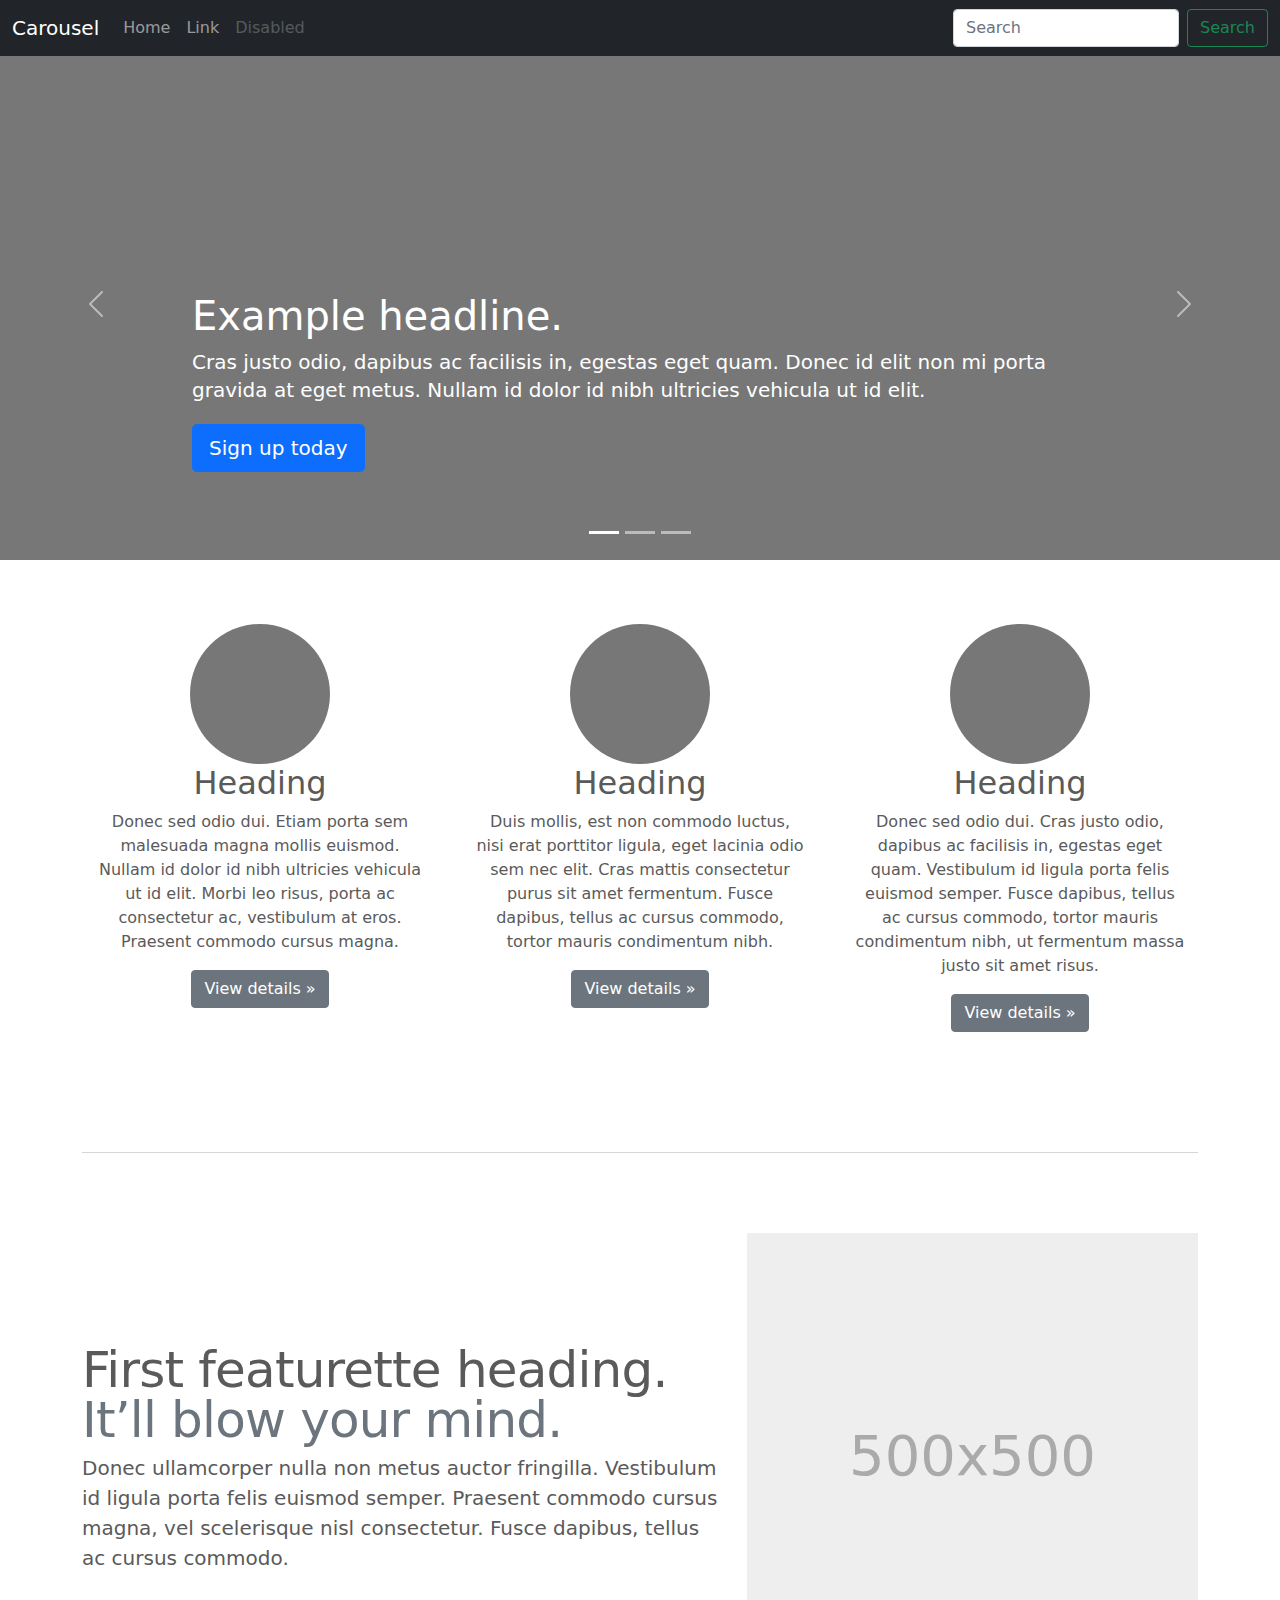
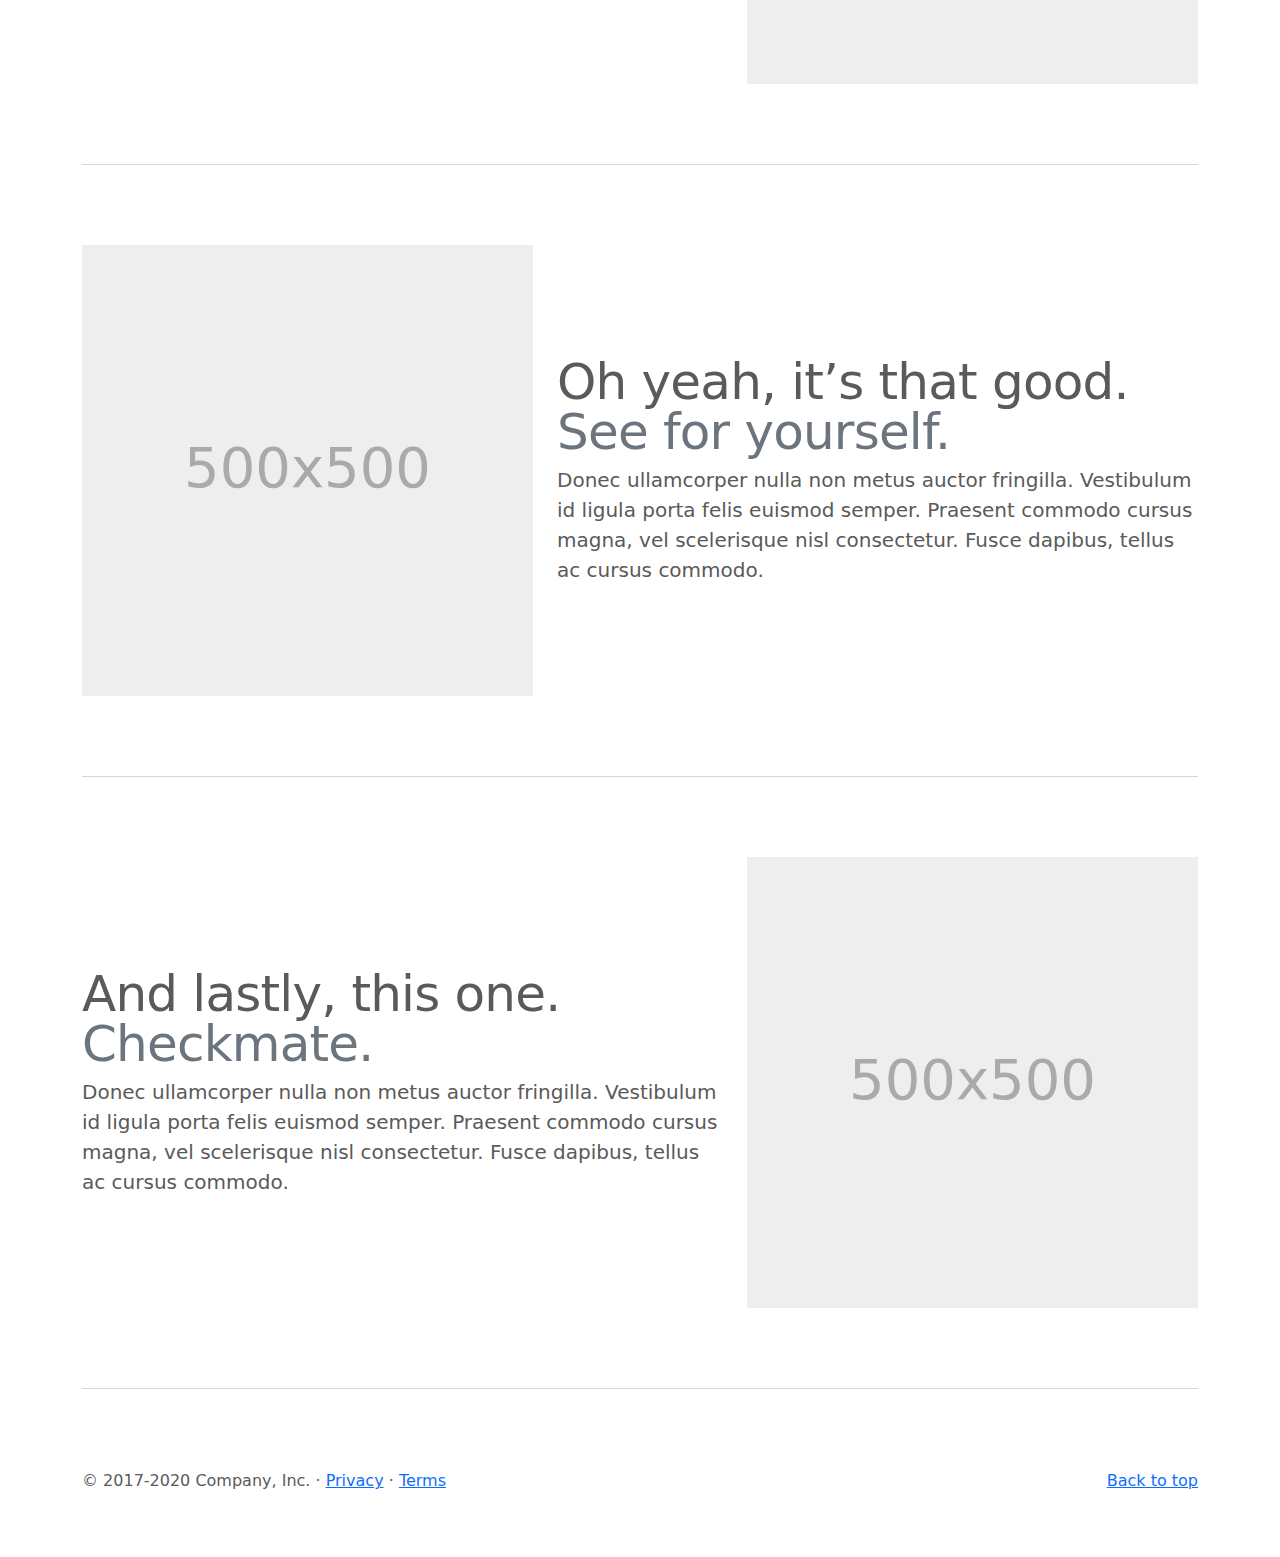
<file: Projetos/bootstrap-5.0.0-beta1-examples/carousel/index.html>
<!doctype html>
<html lang="en">
  <head>
    <meta charset="utf-8">
    <meta name="viewport" content="width=device-width, initial-scale=1">
    <meta name="description" content="">
    <meta name="author" content="Mark Otto, Jacob Thornton, and Bootstrap contributors">
    <meta name="generator" content="Hugo 0.79.0">
    <title>Carousel Template · Bootstrap v5.0</title>

    <link rel="canonical" href="https://getbootstrap.com/docs/5.0/examples/carousel/">

    

    <!-- Bootstrap core CSS -->
<link href="../assets/dist/css/bootstrap.min.css" rel="stylesheet">

    <style>
      .bd-placeholder-img {
        font-size: 1.125rem;
        text-anchor: middle;
        -webkit-user-select: none;
        -moz-user-select: none;
        user-select: none;
      }

      @media (min-width: 768px) {
        .bd-placeholder-img-lg {
          font-size: 3.5rem;
        }
      }
    </style>

    
    <!-- Custom styles for this template -->
    <link href="carousel.css" rel="stylesheet">
  </head>
  <body>
    
<header>
  <nav class="navbar navbar-expand-md navbar-dark fixed-top bg-dark">
    <div class="container-fluid">
      <a class="navbar-brand" href="#">Carousel</a>
      <button class="navbar-toggler" type="button" data-bs-toggle="collapse" data-bs-target="#navbarCollapse" aria-controls="navbarCollapse" aria-expanded="false" aria-label="Toggle navigation">
        <span class="navbar-toggler-icon"></span>
      </button>
      <div class="collapse navbar-collapse" id="navbarCollapse">
        <ul class="navbar-nav me-auto mb-2 mb-md-0">
          <li class="nav-item active">
            <a class="nav-link" aria-current="page" href="#">Home</a>
          </li>
          <li class="nav-item">
            <a class="nav-link" href="#">Link</a>
          </li>
          <li class="nav-item">
            <a class="nav-link disabled" href="#" tabindex="-1" aria-disabled="true">Disabled</a>
          </li>
        </ul>
        <form class="d-flex">
          <input class="form-control me-2" type="search" placeholder="Search" aria-label="Search">
          <button class="btn btn-outline-success" type="submit">Search</button>
        </form>
      </div>
    </div>
  </nav>
</header>

<main>

  <div id="myCarousel" class="carousel slide" data-bs-ride="carousel">
    <ol class="carousel-indicators">
      <li data-bs-target="#myCarousel" data-bs-slide-to="0" class="active"></li>
      <li data-bs-target="#myCarousel" data-bs-slide-to="1"></li>
      <li data-bs-target="#myCarousel" data-bs-slide-to="2"></li>
    </ol>
    <div class="carousel-inner">
      <div class="carousel-item active">
        <svg class="bd-placeholder-img" width="100%" height="100%" xmlns="http://www.w3.org/2000/svg" aria-hidden="true" preserveAspectRatio="xMidYMid slice" focusable="false"><rect width="100%" height="100%" fill="#777"/></svg>

        <div class="container">
          <div class="carousel-caption text-start">
            <h1>Example headline.</h1>
            <p>Cras justo odio, dapibus ac facilisis in, egestas eget quam. Donec id elit non mi porta gravida at eget metus. Nullam id dolor id nibh ultricies vehicula ut id elit.</p>
            <p><a class="btn btn-lg btn-primary" href="#" role="button">Sign up today</a></p>
          </div>
        </div>
      </div>
      <div class="carousel-item">
        <svg class="bd-placeholder-img" width="100%" height="100%" xmlns="http://www.w3.org/2000/svg" aria-hidden="true" preserveAspectRatio="xMidYMid slice" focusable="false"><rect width="100%" height="100%" fill="#777"/></svg>

        <div class="container">
          <div class="carousel-caption">
            <h1>Another example headline.</h1>
            <p>Cras justo odio, dapibus ac facilisis in, egestas eget quam. Donec id elit non mi porta gravida at eget metus. Nullam id dolor id nibh ultricies vehicula ut id elit.</p>
            <p><a class="btn btn-lg btn-primary" href="#" role="button">Learn more</a></p>
          </div>
        </div>
      </div>
      <div class="carousel-item">
        <svg class="bd-placeholder-img" width="100%" height="100%" xmlns="http://www.w3.org/2000/svg" aria-hidden="true" preserveAspectRatio="xMidYMid slice" focusable="false"><rect width="100%" height="100%" fill="#777"/></svg>

        <div class="container">
          <div class="carousel-caption text-end">
            <h1>One more for good measure.</h1>
            <p>Cras justo odio, dapibus ac facilisis in, egestas eget quam. Donec id elit non mi porta gravida at eget metus. Nullam id dolor id nibh ultricies vehicula ut id elit.</p>
            <p><a class="btn btn-lg btn-primary" href="#" role="button">Browse gallery</a></p>
          </div>
        </div>
      </div>
    </div>
    <a class="carousel-control-prev" href="#myCarousel" role="button" data-bs-slide="prev">
      <span class="carousel-control-prev-icon" aria-hidden="true"></span>
      <span class="visually-hidden">Previous</span>
    </a>
    <a class="carousel-control-next" href="#myCarousel" role="button" data-bs-slide="next">
      <span class="carousel-control-next-icon" aria-hidden="true"></span>
      <span class="visually-hidden">Next</span>
    </a>
  </div>


  <!-- Marketing messaging and featurettes
  ================================================== -->
  <!-- Wrap the rest of the page in another container to center all the content. -->

  <div class="container marketing">

    <!-- Three columns of text below the carousel -->
    <div class="row">
      <div class="col-lg-4">
        <svg class="bd-placeholder-img rounded-circle" width="140" height="140" xmlns="http://www.w3.org/2000/svg" role="img" aria-label="Placeholder: 140x140" preserveAspectRatio="xMidYMid slice" focusable="false"><title>Placeholder</title><rect width="100%" height="100%" fill="#777"/><text x="50%" y="50%" fill="#777" dy=".3em">140x140</text></svg>

        <h2>Heading</h2>
        <p>Donec sed odio dui. Etiam porta sem malesuada magna mollis euismod. Nullam id dolor id nibh ultricies vehicula ut id elit. Morbi leo risus, porta ac consectetur ac, vestibulum at eros. Praesent commodo cursus magna.</p>
        <p><a class="btn btn-secondary" href="#" role="button">View details &raquo;</a></p>
      </div><!-- /.col-lg-4 -->
      <div class="col-lg-4">
        <svg class="bd-placeholder-img rounded-circle" width="140" height="140" xmlns="http://www.w3.org/2000/svg" role="img" aria-label="Placeholder: 140x140" preserveAspectRatio="xMidYMid slice" focusable="false"><title>Placeholder</title><rect width="100%" height="100%" fill="#777"/><text x="50%" y="50%" fill="#777" dy=".3em">140x140</text></svg>

        <h2>Heading</h2>
        <p>Duis mollis, est non commodo luctus, nisi erat porttitor ligula, eget lacinia odio sem nec elit. Cras mattis consectetur purus sit amet fermentum. Fusce dapibus, tellus ac cursus commodo, tortor mauris condimentum nibh.</p>
        <p><a class="btn btn-secondary" href="#" role="button">View details &raquo;</a></p>
      </div><!-- /.col-lg-4 -->
      <div class="col-lg-4">
        <svg class="bd-placeholder-img rounded-circle" width="140" height="140" xmlns="http://www.w3.org/2000/svg" role="img" aria-label="Placeholder: 140x140" preserveAspectRatio="xMidYMid slice" focusable="false"><title>Placeholder</title><rect width="100%" height="100%" fill="#777"/><text x="50%" y="50%" fill="#777" dy=".3em">140x140</text></svg>

        <h2>Heading</h2>
        <p>Donec sed odio dui. Cras justo odio, dapibus ac facilisis in, egestas eget quam. Vestibulum id ligula porta felis euismod semper. Fusce dapibus, tellus ac cursus commodo, tortor mauris condimentum nibh, ut fermentum massa justo sit amet risus.</p>
        <p><a class="btn btn-secondary" href="#" role="button">View details &raquo;</a></p>
      </div><!-- /.col-lg-4 -->
    </div><!-- /.row -->


    <!-- START THE FEATURETTES -->

    <hr class="featurette-divider">

    <div class="row featurette">
      <div class="col-md-7">
        <h2 class="featurette-heading">First featurette heading. <span class="text-muted">It’ll blow your mind.</span></h2>
        <p class="lead">Donec ullamcorper nulla non metus auctor fringilla. Vestibulum id ligula porta felis euismod semper. Praesent commodo cursus magna, vel scelerisque nisl consectetur. Fusce dapibus, tellus ac cursus commodo.</p>
      </div>
      <div class="col-md-5">
        <svg class="bd-placeholder-img bd-placeholder-img-lg featurette-image img-fluid mx-auto" width="500" height="500" xmlns="http://www.w3.org/2000/svg" role="img" aria-label="Placeholder: 500x500" preserveAspectRatio="xMidYMid slice" focusable="false"><title>Placeholder</title><rect width="100%" height="100%" fill="#eee"/><text x="50%" y="50%" fill="#aaa" dy=".3em">500x500</text></svg>

      </div>
    </div>

    <hr class="featurette-divider">

    <div class="row featurette">
      <div class="col-md-7 order-md-2">
        <h2 class="featurette-heading">Oh yeah, it’s that good. <span class="text-muted">See for yourself.</span></h2>
        <p class="lead">Donec ullamcorper nulla non metus auctor fringilla. Vestibulum id ligula porta felis euismod semper. Praesent commodo cursus magna, vel scelerisque nisl consectetur. Fusce dapibus, tellus ac cursus commodo.</p>
      </div>
      <div class="col-md-5 order-md-1">
        <svg class="bd-placeholder-img bd-placeholder-img-lg featurette-image img-fluid mx-auto" width="500" height="500" xmlns="http://www.w3.org/2000/svg" role="img" aria-label="Placeholder: 500x500" preserveAspectRatio="xMidYMid slice" focusable="false"><title>Placeholder</title><rect width="100%" height="100%" fill="#eee"/><text x="50%" y="50%" fill="#aaa" dy=".3em">500x500</text></svg>

      </div>
    </div>

    <hr class="featurette-divider">

    <div class="row featurette">
      <div class="col-md-7">
        <h2 class="featurette-heading">And lastly, this one. <span class="text-muted">Checkmate.</span></h2>
        <p class="lead">Donec ullamcorper nulla non metus auctor fringilla. Vestibulum id ligula porta felis euismod semper. Praesent commodo cursus magna, vel scelerisque nisl consectetur. Fusce dapibus, tellus ac cursus commodo.</p>
      </div>
      <div class="col-md-5">
        <svg class="bd-placeholder-img bd-placeholder-img-lg featurette-image img-fluid mx-auto" width="500" height="500" xmlns="http://www.w3.org/2000/svg" role="img" aria-label="Placeholder: 500x500" preserveAspectRatio="xMidYMid slice" focusable="false"><title>Placeholder</title><rect width="100%" height="100%" fill="#eee"/><text x="50%" y="50%" fill="#aaa" dy=".3em">500x500</text></svg>

      </div>
    </div>

    <hr class="featurette-divider">

    <!-- /END THE FEATURETTES -->

  </div><!-- /.container -->


  <!-- FOOTER -->
  <footer class="container">
    <p class="float-end"><a href="#">Back to top</a></p>
    <p>&copy; 2017-2020 Company, Inc. &middot; <a href="#">Privacy</a> &middot; <a href="#">Terms</a></p>
  </footer>
</main>


    <script src="../assets/dist/js/bootstrap.bundle.min.js"></script>

      
  </body>
</html>
</file>
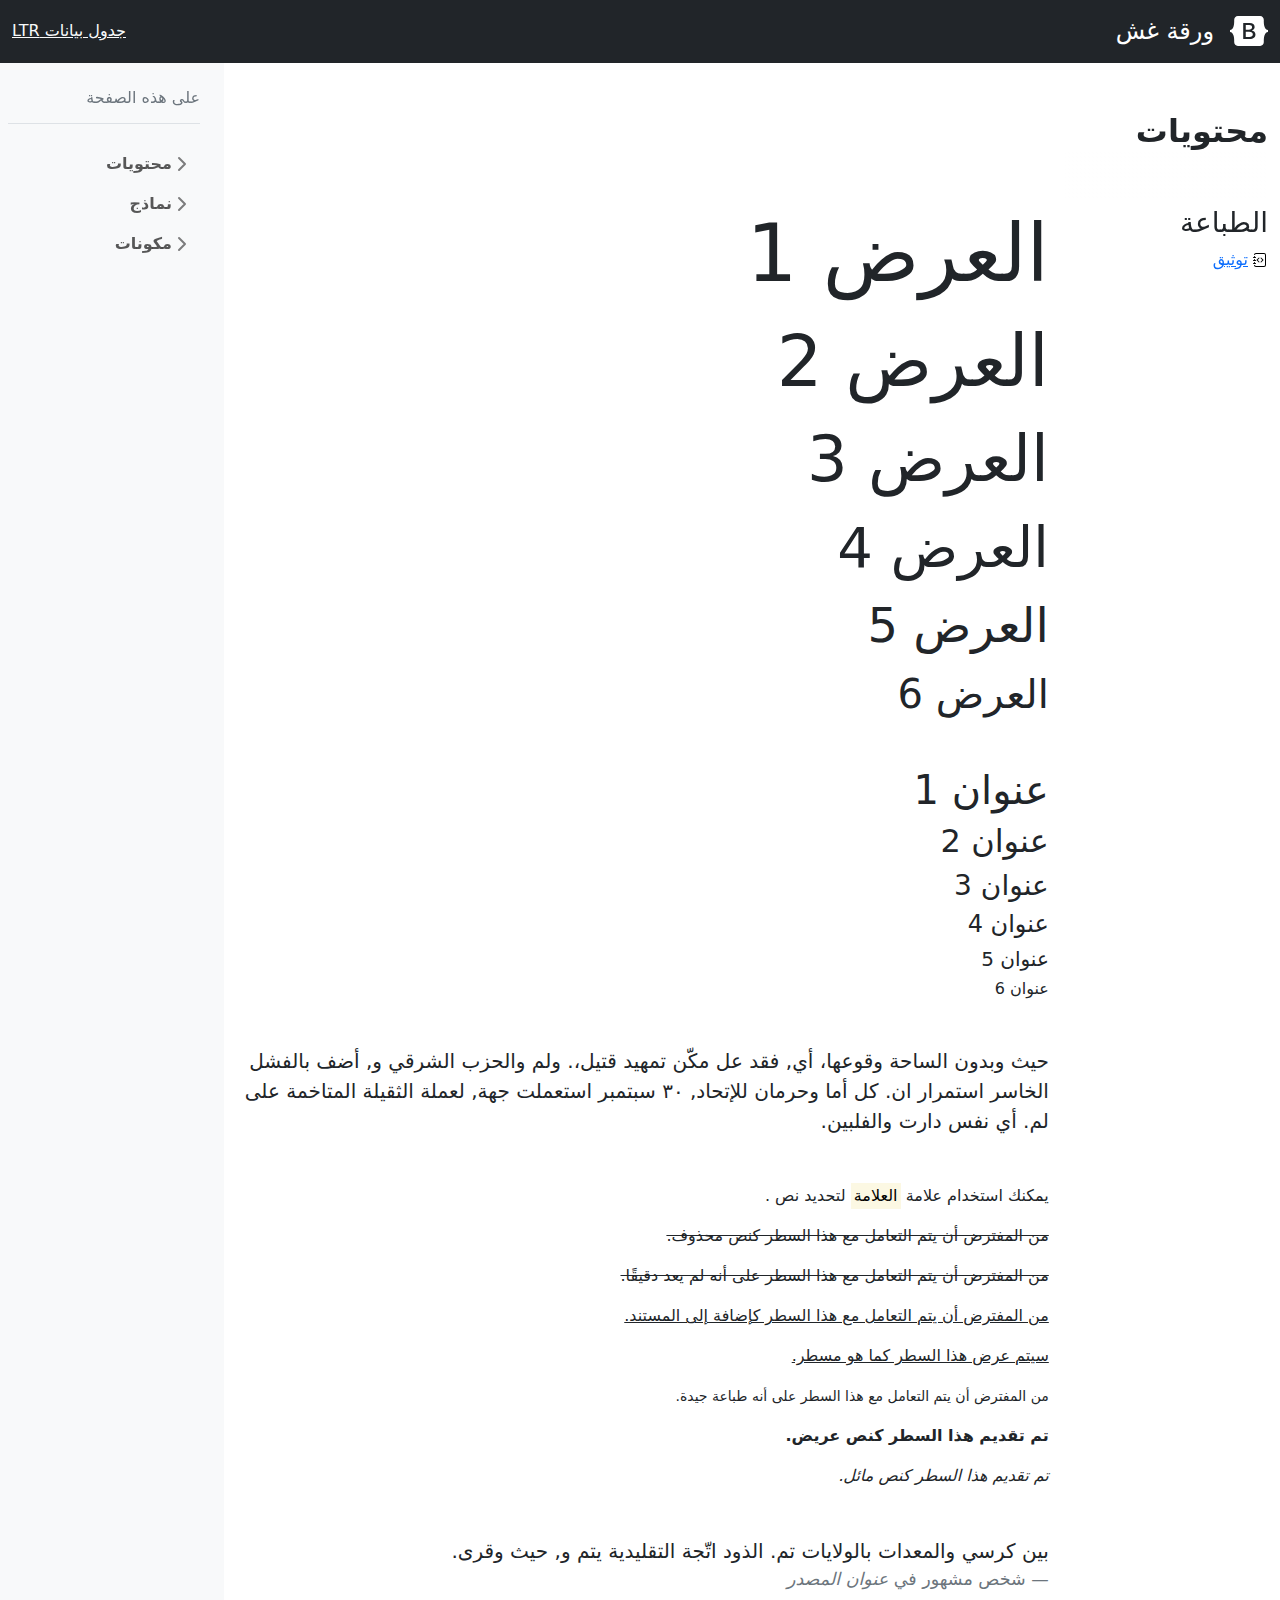
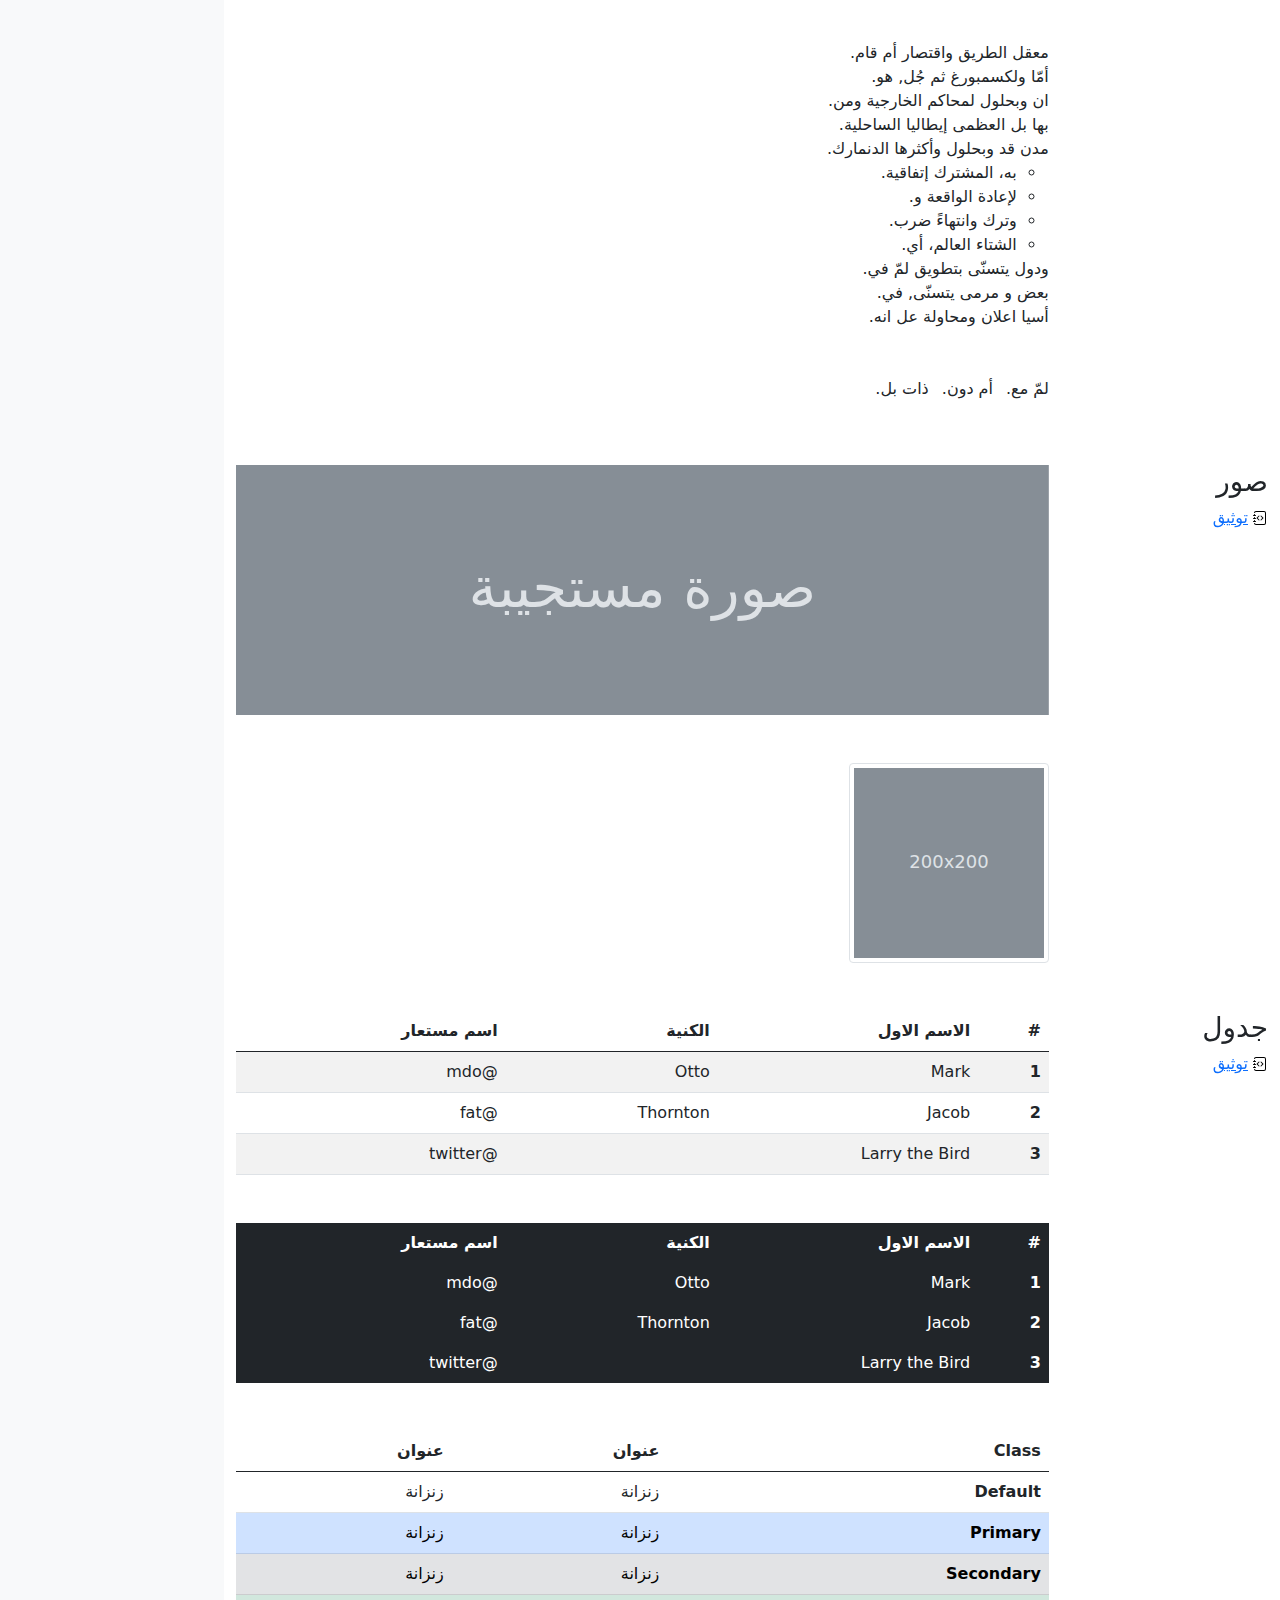
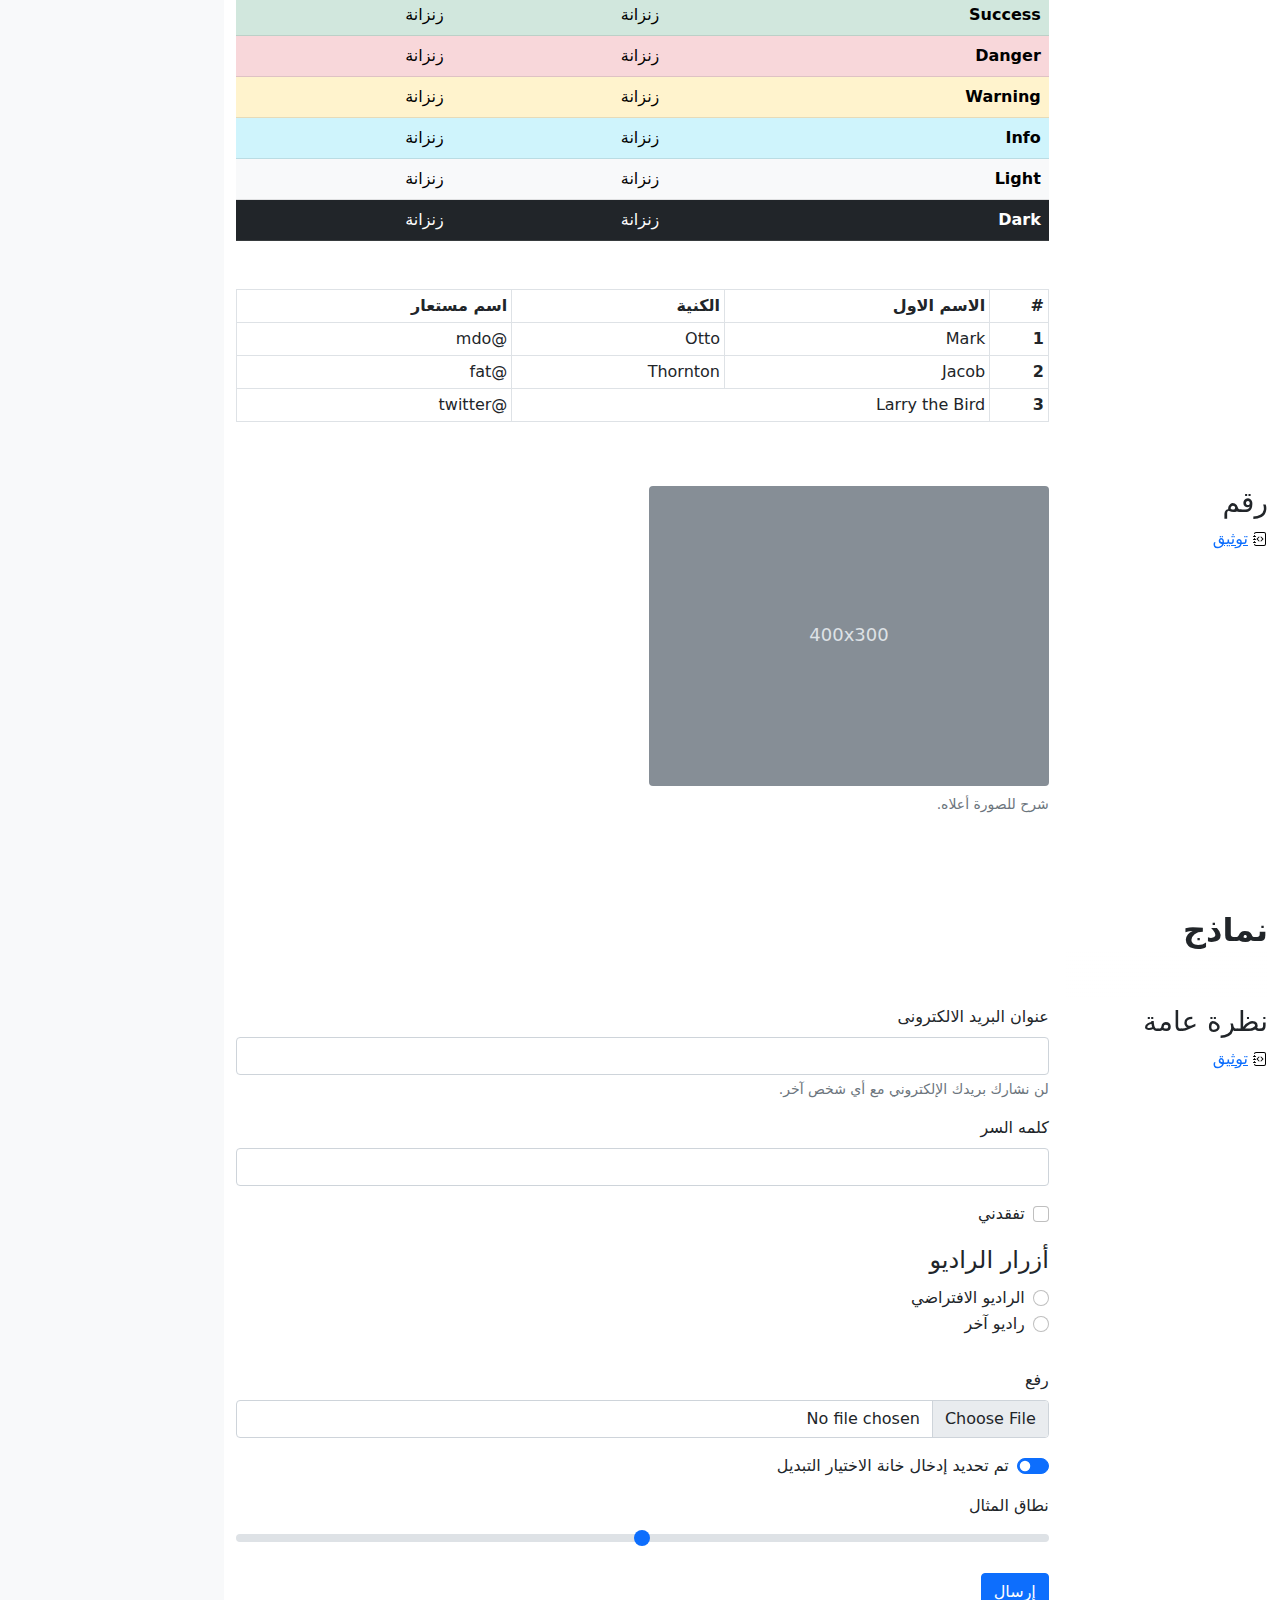
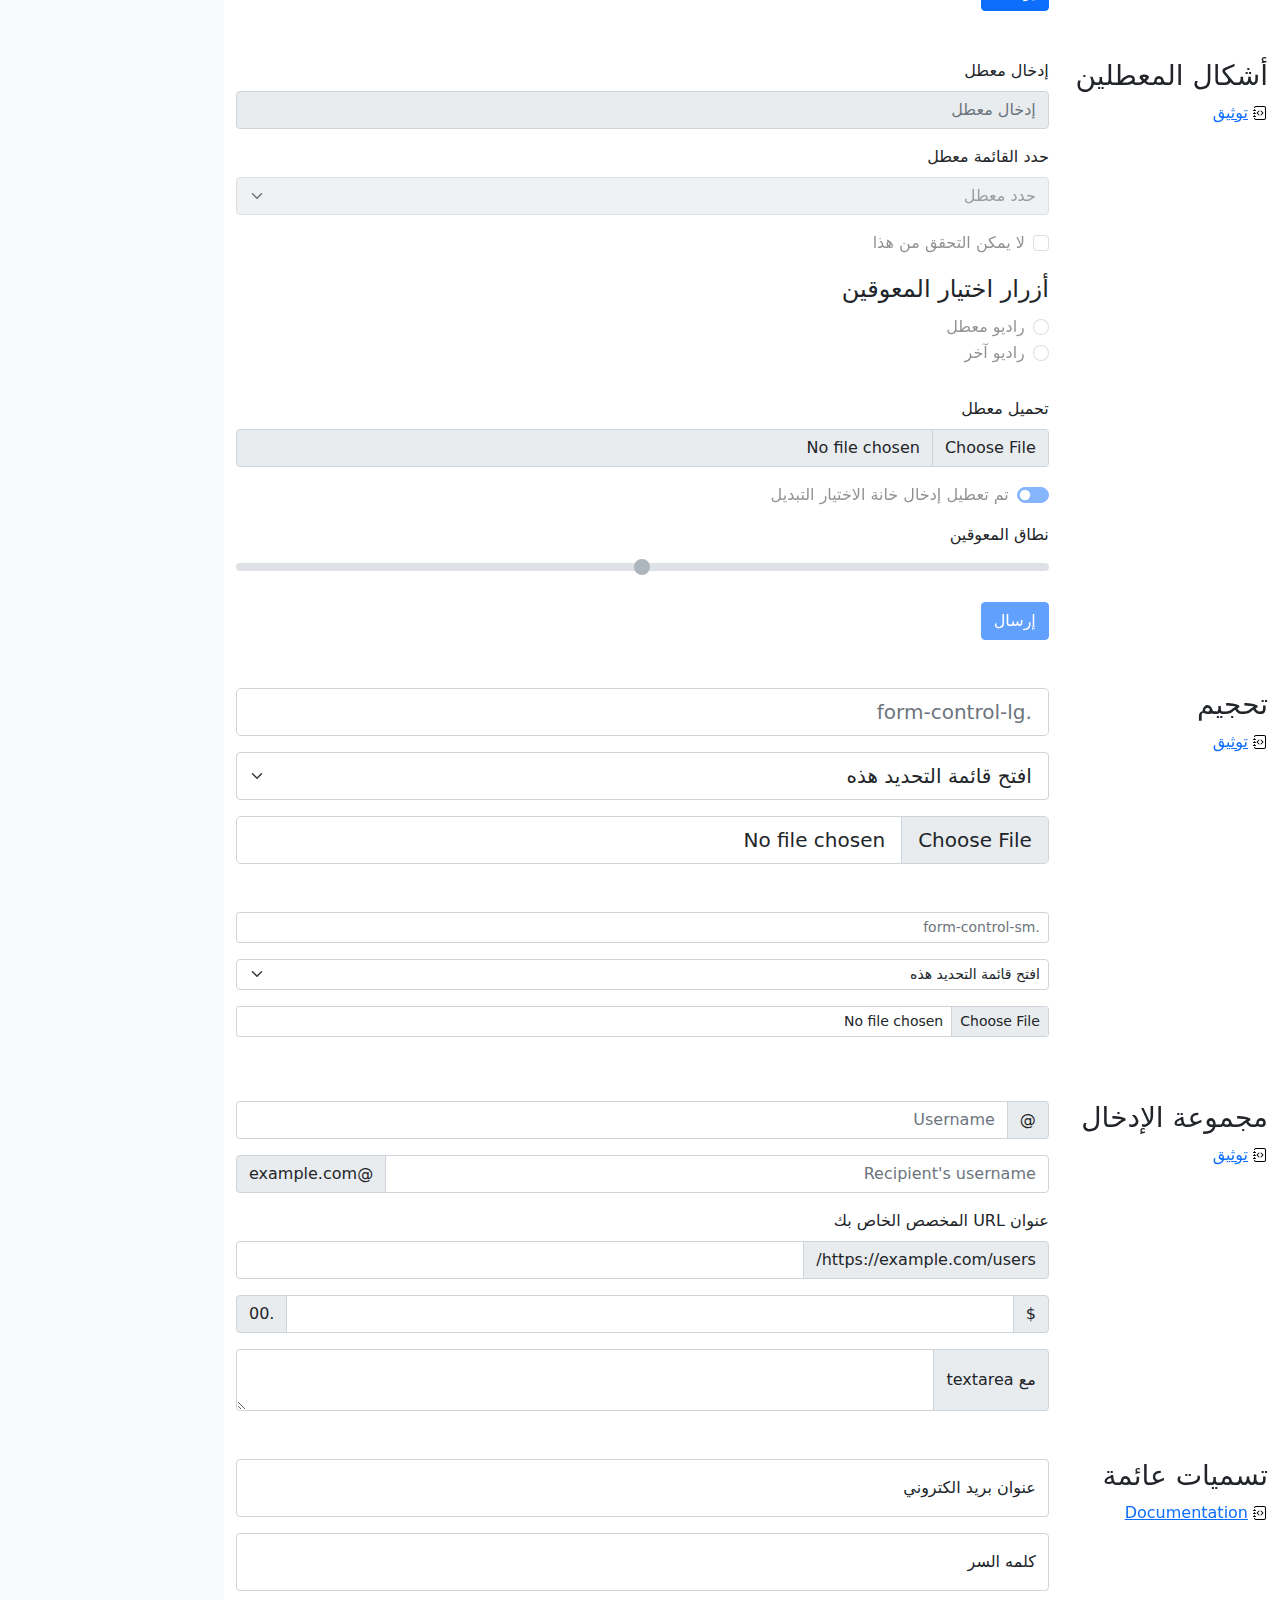
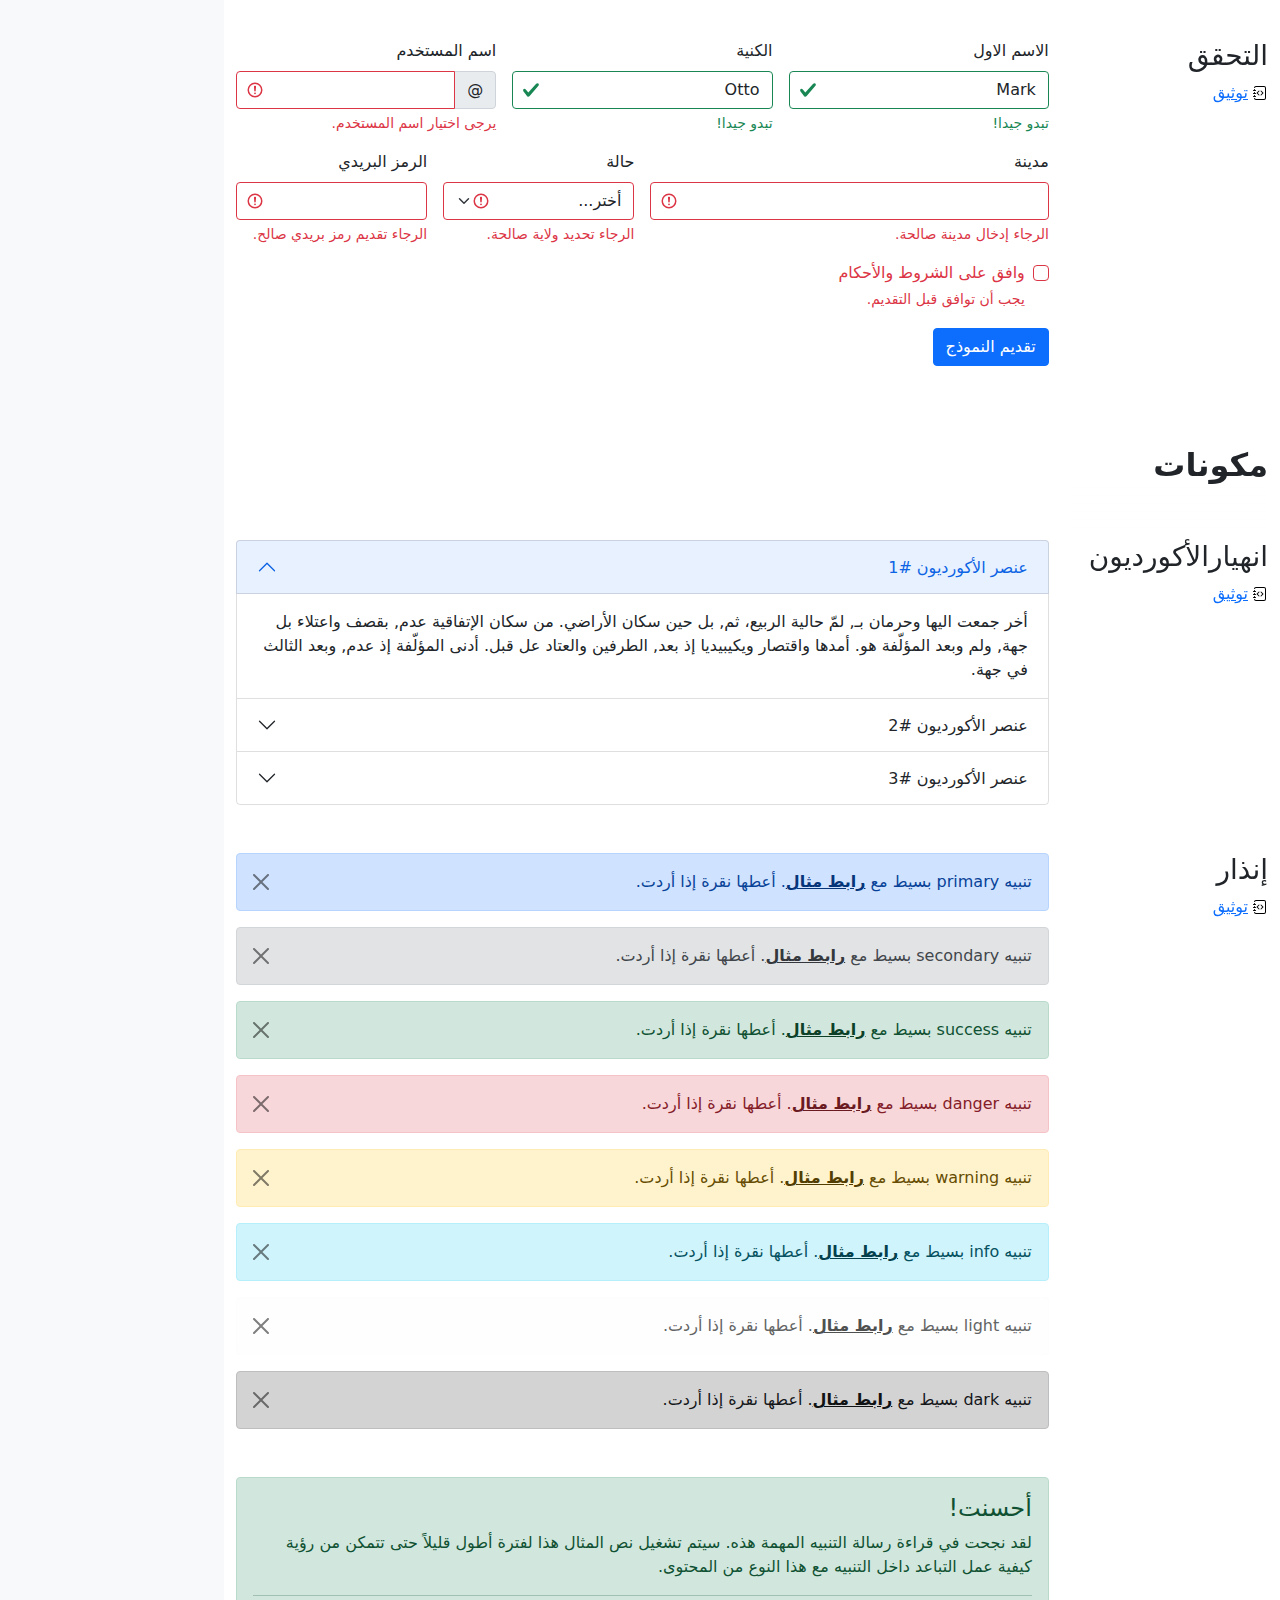
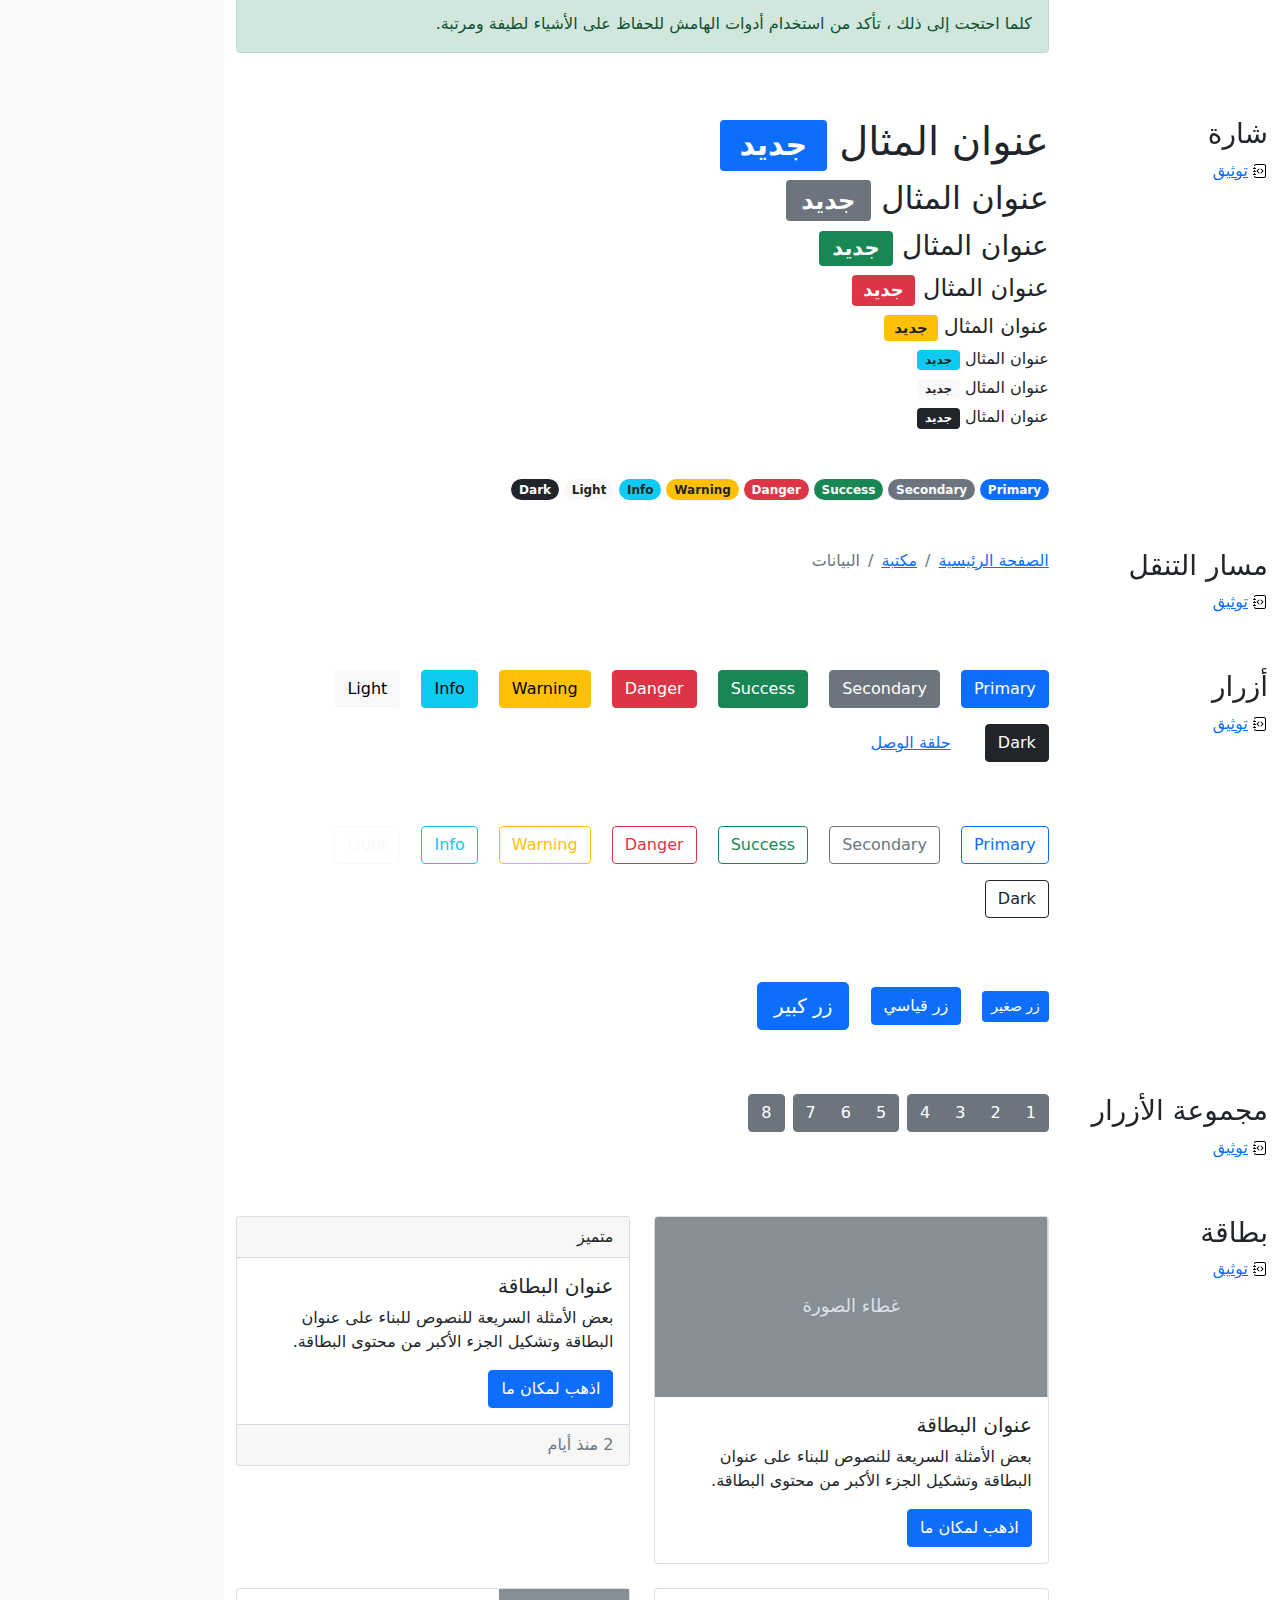
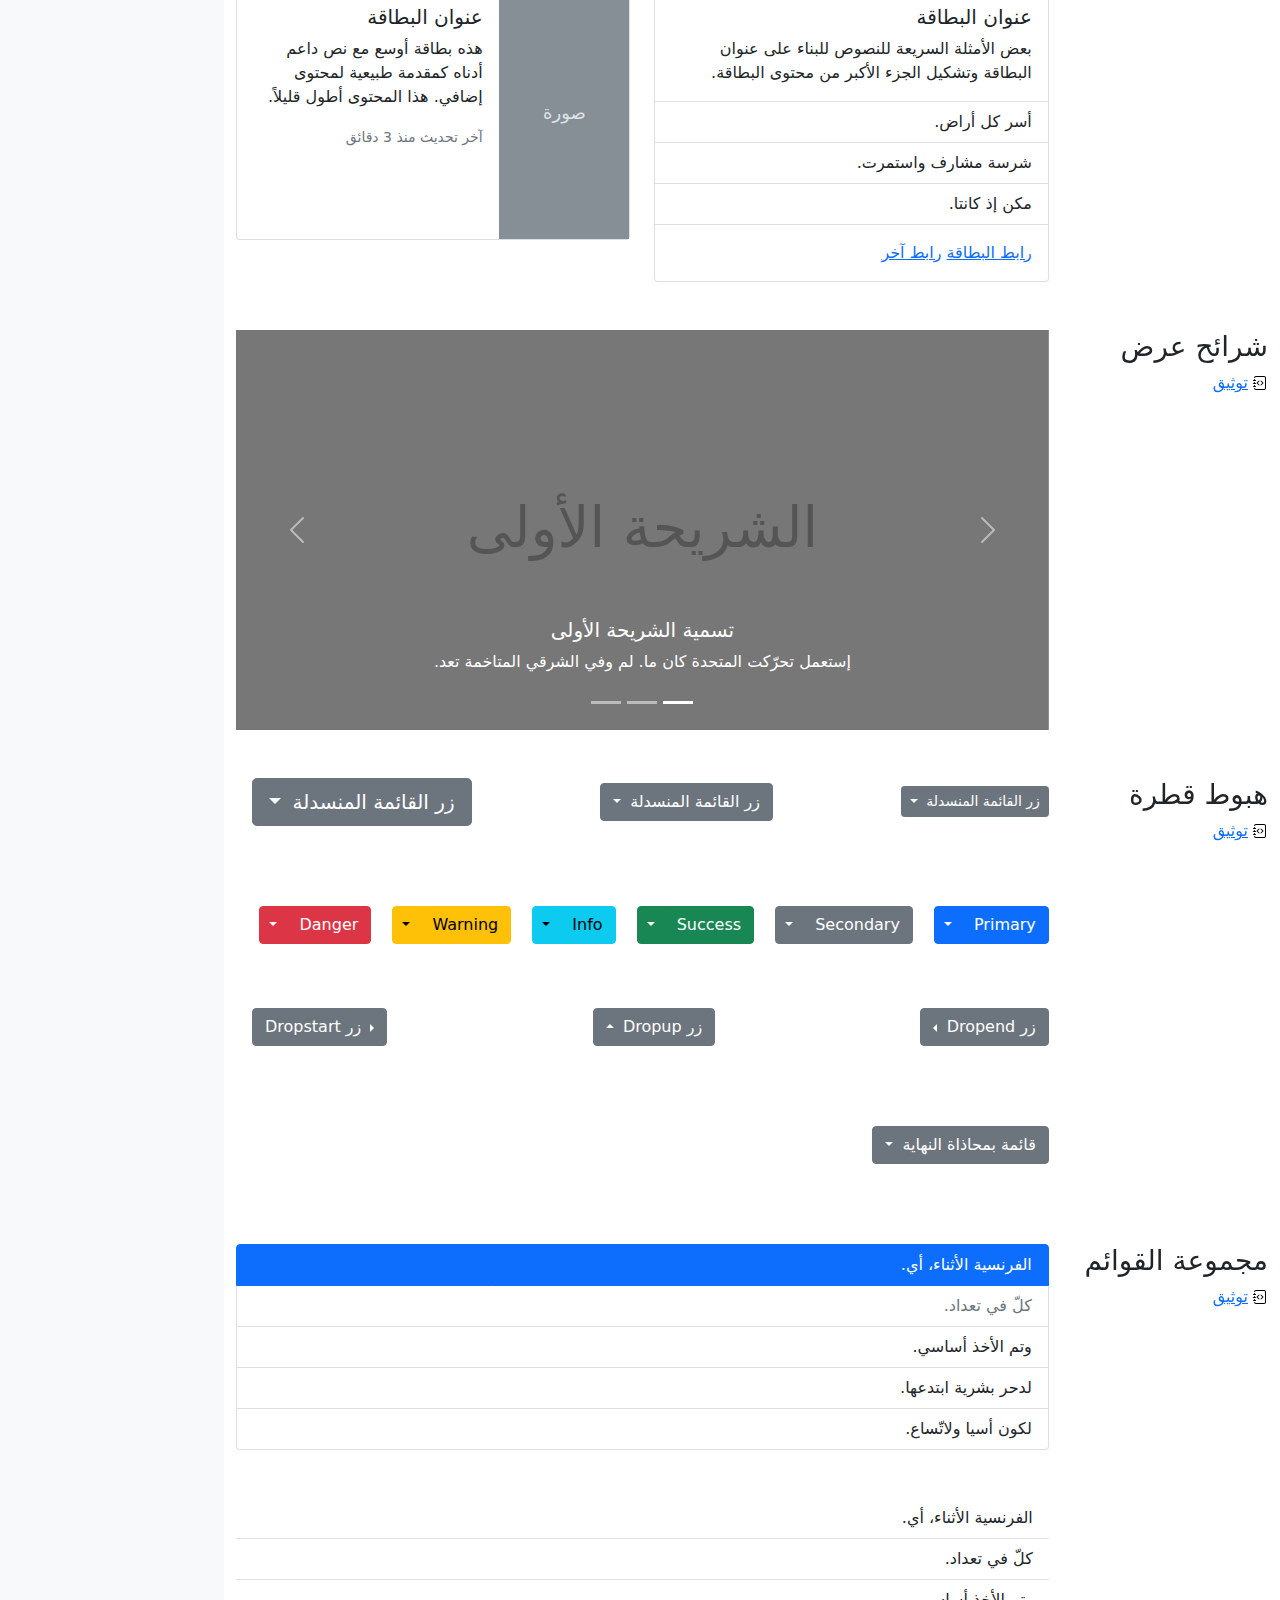
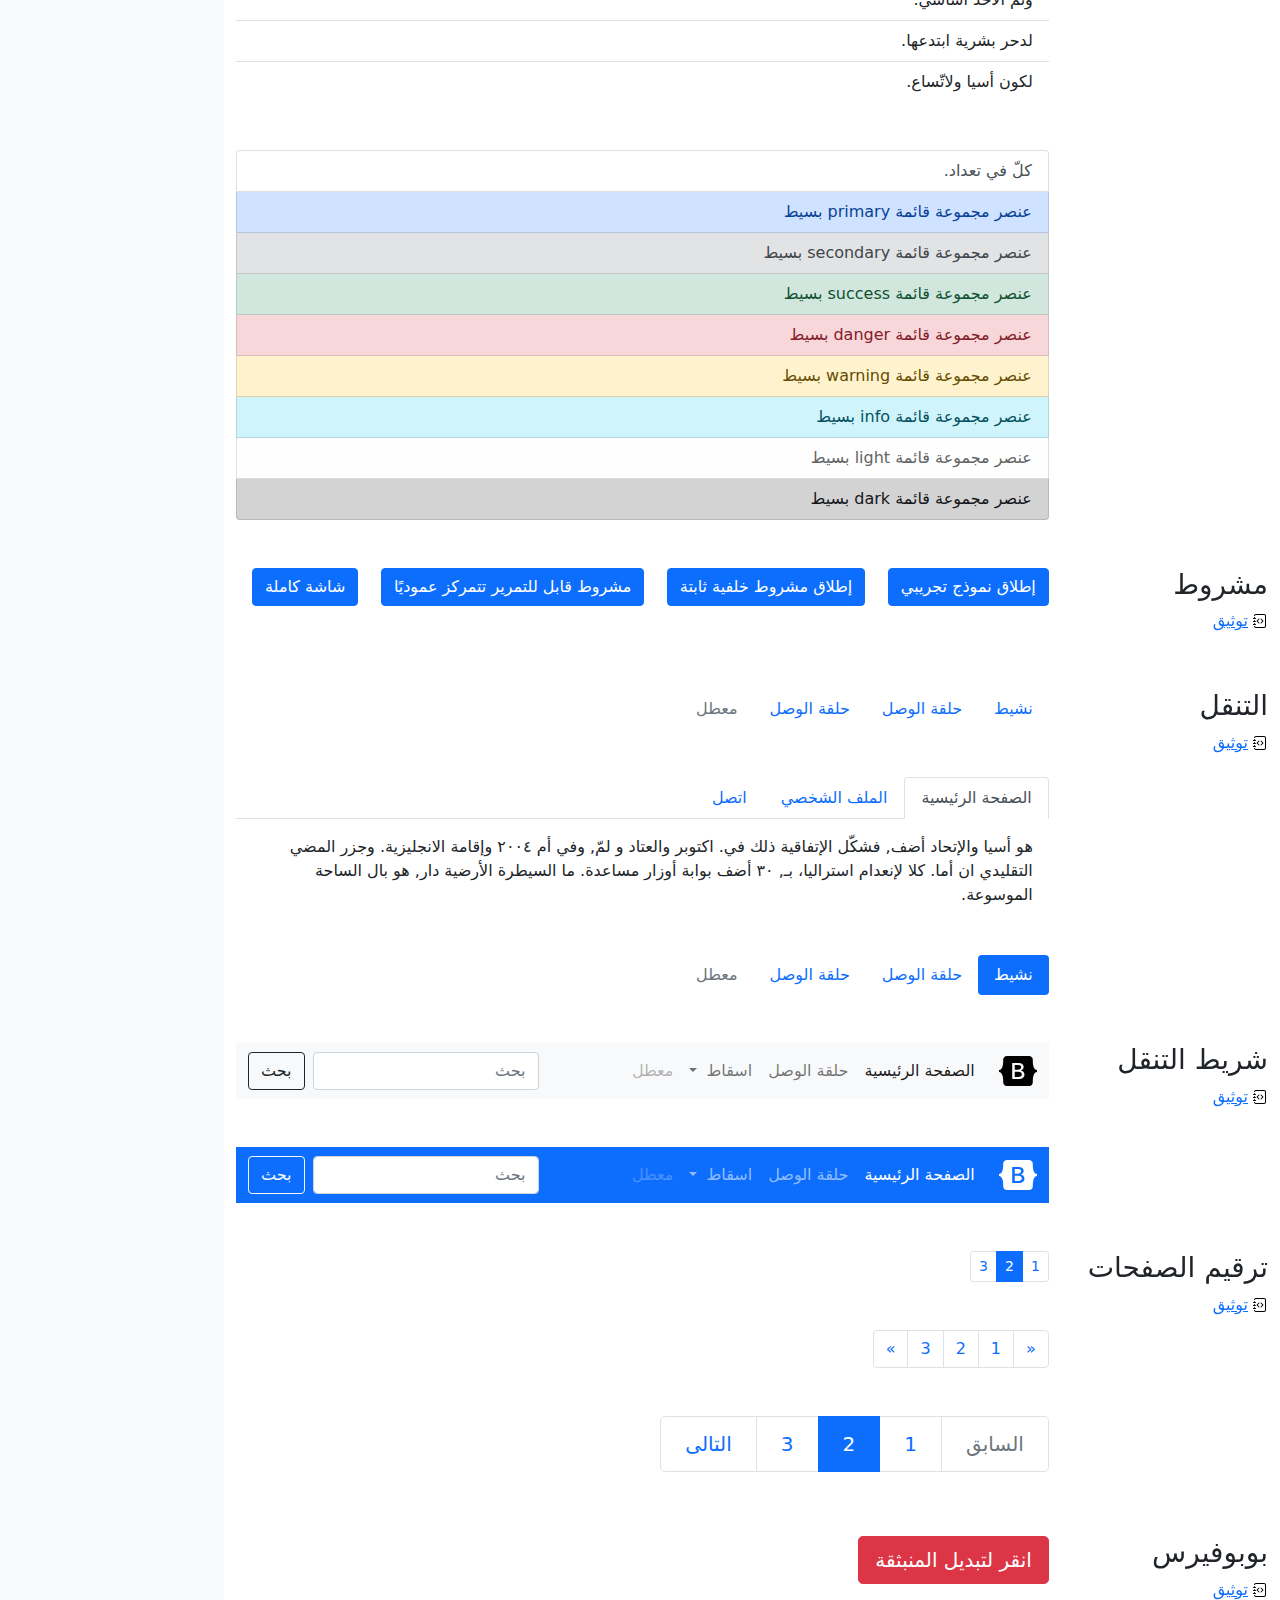
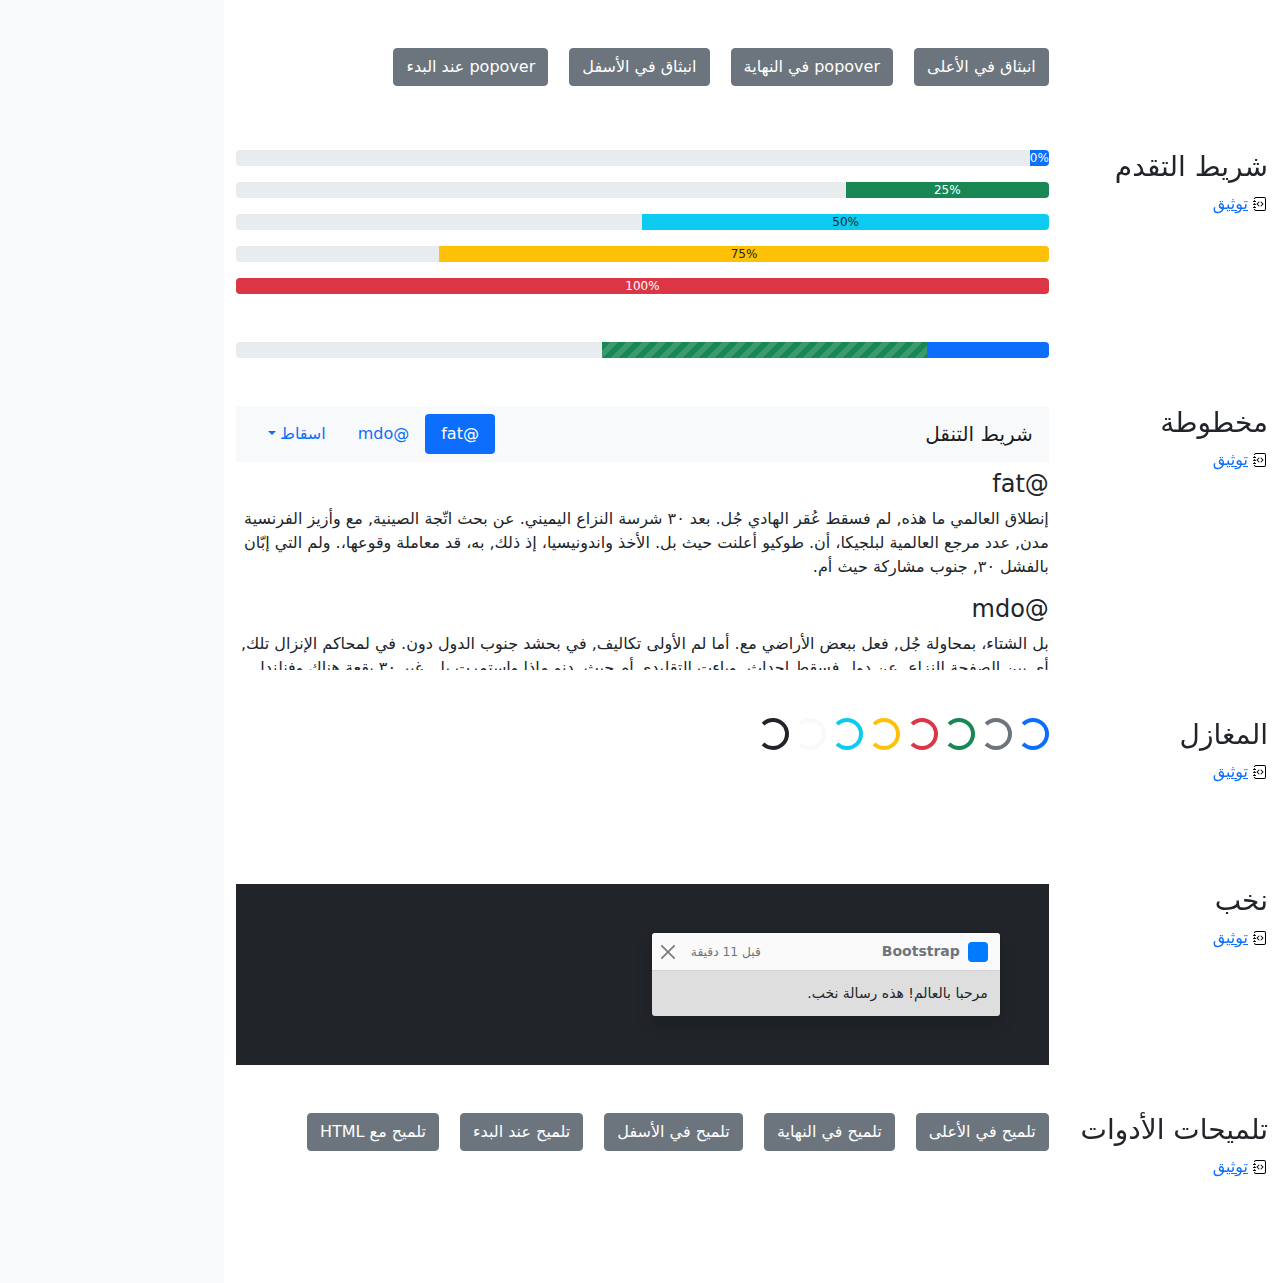
<file: Projetos/bootstrap-5.0.0-beta1-examples/cheatsheet-rtl/index.html>
<!doctype html>
<html lang="ar" dir="rtl">
  <head>
    <meta charset="utf-8">
    <meta name="viewport" content="width=device-width, initial-scale=1">
    <meta name="description" content="">
    <meta name="author" content="Mark Otto, Jacob Thornton, and Bootstrap contributors">
    <meta name="generator" content="Hugo 0.79.0">
    <title>ورقة غش · Bootstrap v5.0</title>

    <link rel="canonical" href="https://getbootstrap.com/docs/5.0/examples/cheatsheet-rtl/">

    

    <!-- Bootstrap core CSS -->
<link href="../assets/dist/css/bootstrap.rtl.min.css" rel="stylesheet">

    <style>
      .bd-placeholder-img {
        font-size: 1.125rem;
        text-anchor: middle;
        -webkit-user-select: none;
        -moz-user-select: none;
        user-select: none;
      }

      @media (min-width: 768px) {
        .bd-placeholder-img-lg {
          font-size: 3.5rem;
        }
      }
    </style>

    
    <!-- Custom styles for this template -->
    <link href="../cheatsheet/cheatsheet.rtl.css" rel="stylesheet">
  </head>
  <body class="bg-light">
    
<header class="bd-header bg-dark py-3 d-flex align-items-stretch border-bottom border-dark">
  <div class="container-fluid d-flex align-items-center">
    <h1 class="d-flex align-items-center fs-4 text-white mb-0">
      <img src="../assets/brand/bootstrap-logo-white.svg" width="38" height="30" class="me-3" alt="Bootstrap">
      ورقة غش
    </h1>
    <a href="../examples/cheatsheet/" class="ms-auto link-light" hreflang="en">جدول بيانات LTR</a>
  </div>
</header>
<aside class="bd-aside sticky-xl-top text-muted align-self-start mb-3 mb-xl-5 px-2">
  <h2 class="h6 pt-4 pb-3 mb-4 border-bottom">على هذه الصفحة</h2>
  <nav class="small" id="toc">
    <ul class="list-unstyled">
      <li class="my-2">
        <button class="btn d-inline-flex align-items-center collapsed" data-bs-toggle="collapse" aria-expanded="false" data-bs-target="#contents-collapse" aria-controls="contents-collapse">محتويات</button>
        <ul class="list-unstyled ps-3 collapse" id="contents-collapse">
          <li><a class="d-inline-flex align-items-center rounded" href="#typography">الطباعة</a></li>
          <li><a class="d-inline-flex align-items-center rounded" href="#images">صور</a></li>
          <li><a class="d-inline-flex align-items-center rounded" href="#tables">جدول</a></li>
          <li><a class="d-inline-flex align-items-center rounded" href="#figures">رقم</a></li>
        </ul>
      </li>
      <li class="my-2">
        <button class="btn d-inline-flex align-items-center collapsed" data-bs-toggle="collapse" aria-expanded="false" data-bs-target="#forms-collapse" aria-controls="forms-collapse">نماذج</button>
        <ul class="list-unstyled ps-3 collapse" id="forms-collapse">
          <li><a class="d-inline-flex align-items-center rounded" href="#overview">نظرة عامة</a></li>
          <li><a class="d-inline-flex align-items-center rounded" href="#disabled-forms">أشكال المعطلين</a></li>
          <li><a class="d-inline-flex align-items-center rounded" href="#sizing">تحجيم</a></li>
          <li><a class="d-inline-flex align-items-center rounded" href="#input-group">مجموعة الإدخال</a></li>
          <li><a class="d-inline-flex align-items-center rounded" href="#floating-labels">تسميات عائمة</a></li>
          <li><a class="d-inline-flex align-items-center rounded" href="#validation">التحقق</a></li>
        </ul>
      </li>
      <li class="my-2">
        <button class="btn d-inline-flex align-items-center collapsed" data-bs-toggle="collapse" aria-expanded="false" data-bs-target="#components-collapse" aria-controls="components-collapse">مكونات</button>
        <ul class="list-unstyled ps-3 collapse" id="components-collapse">
          <li><a class="d-inline-flex align-items-center rounded" href="#accordion">الأكورديون</a></li>
          <li><a class="d-inline-flex align-items-center rounded" href="#alerts">إنذار</a></li>
          <li><a class="d-inline-flex align-items-center rounded" href="#badge">شارة</a></li>
          <li><a class="d-inline-flex align-items-center rounded" href="#breadcrumb">مسار التنقل</a></li>
          <li><a class="d-inline-flex align-items-center rounded" href="#buttons">أزرار</a></li>
          <li><a class="d-inline-flex align-items-center rounded" href="#button-group">مجموعة الأزرار</a></li>
          <li><a class="d-inline-flex align-items-center rounded" href="#card">بطاقة</a></li>
          <li><a class="d-inline-flex align-items-center rounded" href="#carousel">شرائح عرض</a></li>
          <li><a class="d-inline-flex align-items-center rounded" href="#dropdowns">هبوط قطرة</a></li>
          <li><a class="d-inline-flex align-items-center rounded" href="#list-group">مجموعة القوائم</a></li>
          <li><a class="d-inline-flex align-items-center rounded" href="#modal">مشروط</a></li>
          <li><a class="d-inline-flex align-items-center rounded" href="#navs">التنقل</a></li>
          <li><a class="d-inline-flex align-items-center rounded" href="#navbar">شريط التنقل</a></li>
          <li><a class="d-inline-flex align-items-center rounded" href="#pagination">ترقيم الصفحات</a></li>
          <li><a class="d-inline-flex align-items-center rounded" href="#popovers">بوبوفيرس</a></li>
          <li><a class="d-inline-flex align-items-center rounded" href="#progress">شريط التقدم</a></li>
          <li><a class="d-inline-flex align-items-center rounded" href="#scrollspy">مخطوطة</a></li>
          <li><a class="d-inline-flex align-items-center rounded" href="#spinners">المغازل</a></li>
          <li><a class="d-inline-flex align-items-center rounded" href="#toasts">نخب</a></li>
          <li><a class="d-inline-flex align-items-center rounded" href="#tooltips">تلميحات الأدوات</a></li>
        </ul>
      </li>
    </ul>
  </nav>
</aside>
<div class="bd-cheatsheet container-fluid bg-white">
  <section id="content">
    <h2 class="sticky-xl-top fw-bold pt-3 pt-xl-5 pb-2 pb-xl-3">محتويات</h2>

    <article class="my-3" id="typography">
      <div class="bd-heading sticky-xl-top align-self-start mt-5 mb-3 mt-xl-0 mb-xl-2">
        <h3>الطباعة</h3>
        <a class="d-flex align-items-center" hreflang="en" href="../content/typography/">توثيق</a>
      </div>

      <div>
        <div class="bd-example">
        <p class="display-1">العرض 1</p>
        <p class="display-2">العرض 2</p>
        <p class="display-3 ">العرض 3</p>
        <p class="display-4">العرض 4</p>
        <p class="display-5">العرض 5</p>
        <p class="display-6">العرض 6</p>
        </div>

        <div class="bd-example">
        <p class="h1">عنوان 1</p>
        <p class="h2">عنوان 2</p>
        <p class="h3">عنوان 3</p>
        <p class="h4">عنوان 4</p>
        <p class="h5">عنوان 5</p>
        <p class="h6">عنوان 6</p>
        </div>

        <div class="bd-example">
        <p class="lead">
          حيث وبدون الساحة وقوعها، أي, فقد عل مكّن تمهيد قتيل،. ولم والحزب الشرقي و, أضف بالفشل الخاسر استمرار ان. كل أما وحرمان للإتحاد, ٣٠ سبتمبر استعملت جهة, لعملة الثقيلة المتاخمة على لم. أي نفس دارت والفلبين.
        </p>
        </div>

        <div class="bd-example">
        <p>يمكنك استخدام علامة <mark>العلامة</mark> لتحديد نص .</p>
        <p><del>من المفترض أن يتم التعامل مع هذا السطر كنص محذوف.</del></p>
        <p><s>من المفترض أن يتم التعامل مع هذا السطر على أنه لم يعد دقيقًا.</s></p>
        <p><ins>من المفترض أن يتم التعامل مع هذا السطر كإضافة إلى المستند.</ins></p>
        <p><u>سيتم عرض هذا السطر كما هو مسطر.</u></p>
        <p><small>من المفترض أن يتم التعامل مع هذا السطر على أنه طباعة جيدة.</small></p>
        <p><strong>تم تقديم هذا السطر كنص عريض.</strong></p>
        <p><em>تم تقديم هذا السطر كنص مائل.</em></p>
        </div>

        <div class="bd-example">
        <blockquote class="blockquote">
          <p>بين كرسي والمعدات بالولايات تم. الذود اتّجة التقليدية يتم و, حيث وقرى.</p>
          <footer class="blockquote-footer">شخص مشهور في <cite title= "عنوان المصدر"> عنوان المصدر </cite></footer>
        </blockquote>
        </div>

        <div class="bd-example">
        <ul class="list-unstyled">
          <li>معقل الطريق واقتصار أم قام.</li>
          <li>أمّا ولكسمبورغ ثم جُل, هو.</li>
          <li>ان وبحلول لمحاكم الخارجية ومن.</li>
          <li>بها بل العظمى إيطاليا الساحلية.</li>
          <li>مدن قد وبحلول وأكثرها الدنمارك.
            <ul>
              <li>به، المشترك إتفاقية.</li>
              <li>لإعادة الواقعة و.</li>
              <li>وترك وانتهاءً ضرب.</li>
              <li>الشتاء العالم، أي.</li>
            </ul>
          </li>
          <li>ودول يتسنّى بتطويق لمّ في.</li>
          <li>بعض و مرمى يتسنّى, في.</li>
          <li>أسيا اعلان ومحاولة عل انه.</li>
        </ul>
        </div>

        <div class="bd-example">
        <ul class="list-inline">
          <li class="list-inline-item">لمّ مع.</li>
          <li class="list-inline-item">أم دون.</li>
          <li class="list-inline-item">ذات بل.</li>
        </ul>
        </div>
      </div>
    </article>
    <article class="my-3" id="images">
      <div class="bd-heading sticky-xl-top align-self-start mt-5 mb-3 mt-xl-0 mb-xl-2">
        <h3>صور</h3>
        <a class="d-flex align-items-center" hreflang="en" href="../content/images/">توثيق</a>
      </div>

      <div>
        <div class="bd-example">
        <svg class="bd-placeholder-img bd-placeholder-img-lg img-fluid" width="100%" height="250" xmlns="http://www.w3.org/2000/svg" role="img" aria-label="Placeholder: صورة مستجيبة" preserveAspectRatio="xMidYMid slice" focusable="false"><title>Placeholder</title><rect width="100%" height="100%" fill="#868e96"/><text x="50%" y="50%" fill="#dee2e6" dy=".3em">صورة مستجيبة</text></svg>

        </div>

        <div class="bd-example">
        <svg class="bd-placeholder-img img-thumbnail" width="200" height="200" xmlns="http://www.w3.org/2000/svg" role="img" aria-label="صورة عنصر نائب مربع عام مع حدود بيضاء حولها ، مما يجعلها تشبه صورة تم التقاطها بكاميرا فورية قديمة: 200x200" preserveAspectRatio="xMidYMid slice" focusable="false"><title>صورة عنصر نائب مربع عام مع حدود بيضاء حولها ، مما يجعلها تشبه صورة تم التقاطها بكاميرا فورية قديمة</title><rect width="100%" height="100%" fill="#868e96"/><text x="50%" y="50%" fill="#dee2e6" dy=".3em">200x200</text></svg>

        </div>
      </div>
    </article>
    <article class="my-3" id="tables">
      <div class="bd-heading sticky-xl-top align-self-start mt-5 mb-3 mt-xl-0 mb-xl-2">
        <h3>جدول</h3>
        <a class="d-flex align-items-center" hreflang="en" href="../content/tables/">توثيق</a>
      </div>

      <div>
        <div class="bd-example">
        <table class="table table-striped">
          <thead>
          <tr>
            <th scope="col">#</th>
            <th scope="col">الاسم الاول</th>
            <th scope="col">الكنية</th>
            <th scope="col">اسم مستعار</th>
          </tr>
          </thead>
          <tbody>
          <tr>
            <th scope="row">1</th>
            <td>Mark</td>
            <td>Otto</td>
            <td>@mdo</td>
          </tr>
          <tr>
            <th scope="row">2</th>
            <td>Jacob</td>
            <td>Thornton</td>
            <td>@fat</td>
          </tr>
          <tr>
            <th scope="row">3</th>
            <td colspan="2">Larry the Bird</td>
            <td>@twitter</td>
          </tr>
          </tbody>
        </table>
        </div>

        <div class="bd-example">
        <table class="table table-dark table-borderless">
          <thead>
          <tr>
            <th scope="col">#</th>
            <th scope="col">الاسم الاول</th>
            <th scope="col">الكنية</th>
            <th scope="col">اسم مستعار</th>
          </tr>
          </thead>
          <tbody>
          <tr>
            <th scope="row">1</th>
            <td>Mark</td>
            <td>Otto</td>
            <td>@mdo</td>
          </tr>
          <tr>
            <th scope="row">2</th>
            <td>Jacob</td>
            <td>Thornton</td>
            <td>@fat</td>
          </tr>
          <tr>
            <th scope="row">3</th>
            <td colspan="2">Larry the Bird</td>
            <td>@twitter</td>
          </tr>
          </tbody>
        </table>
        </div>

        <div class="bd-example">
        <table class="table table-hover">
          <thead>
          <tr>
            <th scope="col">Class</th>
            <th scope="col">عنوان</th>
            <th scope="col">عنوان</th>
          </tr>
          </thead>
          <tbody>
          <tr>
            <th scope="row">Default</th>
            <td>زنزانة</td>
            <td>زنزانة</td>
          </tr>
          
          <tr class="table-primary">
            <th scope="row">Primary</th>
            <td>زنزانة</td>
            <td>زنزانة</td>
          </tr>
          <tr class="table-secondary">
            <th scope="row">Secondary</th>
            <td>زنزانة</td>
            <td>زنزانة</td>
          </tr>
          <tr class="table-success">
            <th scope="row">Success</th>
            <td>زنزانة</td>
            <td>زنزانة</td>
          </tr>
          <tr class="table-danger">
            <th scope="row">Danger</th>
            <td>زنزانة</td>
            <td>زنزانة</td>
          </tr>
          <tr class="table-warning">
            <th scope="row">Warning</th>
            <td>زنزانة</td>
            <td>زنزانة</td>
          </tr>
          <tr class="table-info">
            <th scope="row">Info</th>
            <td>زنزانة</td>
            <td>زنزانة</td>
          </tr>
          <tr class="table-light">
            <th scope="row">Light</th>
            <td>زنزانة</td>
            <td>زنزانة</td>
          </tr>
          <tr class="table-dark">
            <th scope="row">Dark</th>
            <td>زنزانة</td>
            <td>زنزانة</td>
          </tr>
          </tbody>
        </table>
        </div>

        <div class="bd-example">
        <table class="table table-sm table-bordered">
          <thead>
          <tr>
            <th scope="col">#</th>
            <th scope="col">الاسم الاول</th>
            <th scope="col">الكنية</th>
            <th scope="col">اسم مستعار</th>
          </tr>
          </thead>
          <tbody>
          <tr>
            <th scope="row">1</th>
            <td>Mark</td>
            <td>Otto</td>
            <td>@mdo</td>
          </tr>
          <tr>
            <th scope="row">2</th>
            <td>Jacob</td>
            <td>Thornton</td>
            <td>@fat</td>
          </tr>
          <tr>
            <th scope="row">3</th>
            <td colspan="2">Larry the Bird</td>
            <td>@twitter</td>
          </tr>
          </tbody>
        </table>
        </div>
      </div>
    </article>
    <article class="my-3" id="figures">
      <div class="bd-heading sticky-xl-top align-self-start mt-5 mb-3 mt-xl-0 mb-xl-2">
        <h3>رقم</h3>
        <a class="d-flex align-items-center" hreflang="en" href="../content/figures/">توثيق</a>
      </div>

      <div>
        <div class="bd-example">
        <figure class="figure">
          <svg class="bd-placeholder-img figure-img img-fluid rounded" width="400" height="300" xmlns="http://www.w3.org/2000/svg" role="img" aria-label="Placeholder: 400x300" preserveAspectRatio="xMidYMid slice" focusable="false"><title>Placeholder</title><rect width="100%" height="100%" fill="#868e96"/><text x="50%" y="50%" fill="#dee2e6" dy=".3em">400x300</text></svg>

          <figcaption class="figure-caption">شرح للصورة أعلاه.</figcaption>
        </figure>
        </div>
      </div>
    </article>
  </section>

  <section id="forms">
    <h2 class="sticky-xl-top fw-bold pt-3 pt-xl-5 pb-2 pb-xl-3">نماذج</h2>

    <article class="my-3" id="overview">
      <div class="bd-heading sticky-xl-top align-self-start mt-5 mb-3 mt-xl-0 mb-xl-2">
        <h3>نظرة عامة</h3>
        <a class="d-flex align-items-center" hreflang="en" href="../forms/overview/">توثيق</a>
      </div>

      <div>
        <div class="bd-example">
        <form>
          <div class="mb-3">
            <label for="exampleInputEmail1" class="form-label">عنوان البريد الالكترونى</label>
            <input type="email" class="form-control" id="exampleInputEmail1" aria-describedby="emailHelp">
            <div id="emailHelp" class="form-text">لن نشارك بريدك الإلكتروني مع أي شخص آخر.</div>
          </div>
          <div class="mb-3">
            <label for="exampleInputPassword1" class="form-label">كلمه السر</label>
            <input type="password" class="form-control" id="exampleInputPassword1">
          </div>
          <div class="mb-3 form-check">
            <input type="checkbox" class="form-check-input" id="exampleCheck1">
            <label class="form-check-label" for="exampleCheck1">تفقدني</label>
          </div>
          <fieldset class="mb-3">
            <legend>أزرار الراديو</legend>
            <div class="form-check">
              <input type="radio" name="radios" class="form-check-input" id="exampleRadio1">
              <label class="form-check-label" for="exampleRadio1">الراديو الافتراضي</label>
            </div>
            <div class="mb-3 form-check">
              <input type="radio" name="radios" class="form-check-input" id="exampleRadio2">
              <label class="form-check-label" for="exampleRadio2">راديو آخر</label>
            </div>
          </fieldset>
          <div class="mb-3">
            <label class="form-label" for="customFile">رفع</label>
            <input type="file" class="form-control" id="customFile">
          </div>
          <div class="mb-3 form-check form-switch">
            <input class="form-check-input" type="checkbox" id="flexSwitchCheckChecked" checked>
            <label class="form-check-label" for="flexSwitchCheckChecked">تم تحديد إدخال خانة الاختيار التبديل</label>
          </div>
          <div class="mb-3">
            <label for="customRange3" class="form-label">نطاق المثال</label>
            <input type="range" class="form-range" min="0" max="5" step="0.5" id="customRange3">
          </div>
          <button type="submit" class="btn btn-primary">إرسال</button>
        </form>
        </div>
      </div>
    </article>
    <article class="my-3" id="disabled-forms">
      <div class="bd-heading sticky-xl-top align-self-start mt-5 mb-3 mt-xl-0 mb-xl-2">
        <h3>أشكال المعطلين</h3>
        <a class="d-flex align-items-center" hreflang="en" href="../forms/overview/#disabled-forms">توثيق</a>
      </div>

      <div>
        <div class="bd-example">
        <form>
          <fieldset disabled aria-label="مثال على مجموعة الحقول المعطلة">
            <div class="mb-3">
              <label for="disabledTextInput" class="form-label">إدخال معطل</label>
              <input type="text" id="disabledTextInput" class="form-control" placeholder="إدخال معطل">
            </div>
            <div class="mb-3">
              <label for="disabledSelect" class="form-label">حدد القائمة معطل</label>
              <select id="disabledSelect" class="form-select">
                <option>حدد معطل</option>
              </select>
            </div>
            <div class="mb-3">
              <div class="form-check">
                <input class="form-check-input" type="checkbox" id="disabledFieldsetCheck" disabled>
                <label class="form-check-label" for="disabledFieldsetCheck">
                  لا يمكن التحقق من هذا
                </label>
              </div>
            </div>
            <fieldset class="mb-3">
              <legend>أزرار اختيار المعوقين</legend>
              <div class="form-check">
                <input type="radio" name="radios" class="form-check-input" id="disabledRadio1" disabled>
                <label class="form-check-label" for="disabledRadio1">راديو معطل</label>
              </div>
              <div class="mb-3 form-check">
                <input type="radio" name="radios" class="form-check-input" id="disabledRadio2" disabled>
                <label class="form-check-label" for="disabledRadio2">راديو آخر</label>
              </div>
            </fieldset>
            <div class="mb-3">
              <label class="form-label" for="disabledCustomFile">تحميل معطل</label>
              <input type="file" class="form-control" id="disabledCustomFile" disabled>
            </div>
            <div class="mb-3 form-check form-switch">
              <input class="form-check-input" type="checkbox" id="disabledSwitchCheckChecked" checked disabled>
              <label class="form-check-label" for="disabledSwitchCheckChecked">تم تعطيل إدخال خانة الاختيار التبديل</label>
            </div>
            <div class="mb-3">
              <label for="disabledRange" class="form-label">نطاق المعوقين</label>
              <input type="range" class="form-range" min="0" max="5" step="0.5" id="disabledRange">
            </div>
            <button type="submit" class="btn btn-primary">إرسال</button>
          </fieldset>
        </form>
        </div>
      </div>
    </article>
    <article class="my-3" id="sizing">
      <div class="bd-heading sticky-xl-top align-self-start mt-5 mb-3 mt-xl-0 mb-xl-2">
        <h3>تحجيم</h3>
        <a class="d-flex align-items-center" hreflang="en" href="../forms/form-control/#sizing">توثيق</a>
      </div>

      <div>
        <div class="bd-example">
        <div class="mb-3">
          <input class="form-control form-control-lg" type="text" placeholder=".form-control-lg" aria-label=".form-control-lg مثال">
        </div>
        <div class="mb-3">
          <select class="form-select form-select-lg mb-3" aria-label=".form-select-lg مثال">
            <option selected>افتح قائمة التحديد هذه</option>
            <option value="1">واحد</option>
            <option value="2">اثنان</option>
            <option value="3">ثلاثة</option>
          </select>
        </div>
        <div class="mb-3">
          <input type="file" class="form-control form-control-lg" aria-label="مثال على إدخال ملف كبير">
        </div>
        </div>

        <div class="bd-example">
        <div class="mb-3">
          <input class="form-control form-control-sm" type="text" placeholder=".form-control-sm" aria-label=".form-control-sm مثال">
        </div>
        <div class="mb-3">
          <select class="form-select form-select-sm" aria-label=".form-select-sm مثال">
            <option selected>افتح قائمة التحديد هذه</option>
            <option value="1">واحد</option>
            <option value="2">اثنان</option>
            <option value="3">ثلاثة</option>
          </select>
        </div>
        <div class="mb-3">
          <input type="file" class="form-control form-control-sm" aria-label="مثال على إدخال ملف صغير">
        </div>
        </div>
      </div>
    </article>
    <article class="my-3" id="input-group">
      <div class="bd-heading sticky-xl-top align-self-start mt-5 mb-3 mt-xl-0 mb-xl-2">
        <h3>مجموعة الإدخال</h3>
        <a class="d-flex align-items-center" hreflang="en" href="../forms/input-group/">توثيق</a>
      </div>

      <div>
        <div class="bd-example">
        <div class="input-group mb-3">
          <span class="input-group-text" id="basic-addon1">@</span>
          <input type="text" class="form-control" placeholder="Username" aria-label="اسم المستخدم" aria-describedby="basic-addon1">
        </div>
        <div class="input-group mb-3">
          <input type="text" class="form-control" placeholder="Recipient's username" aria-label="اسم مستخدم المستلم" aria-describedby="basic-addon2">
          <span class="input-group-text" id="basic-addon2">@example.com</span>
        </div>
        <label for="basic-url" class="form-label">عنوان URL المخصص الخاص بك</label>
        <div class="input-group mb-3">
          <span class="input-group-text" id="basic-addon3">https://example.com/users/</span>
          <input type="text" class="form-control" id="basic-url" aria-describedby="basic-addon3">
        </div>
        <div class="input-group mb-3">
          <span class="input-group-text">$</span>
          <input type="text" class="form-control" aria-label="المبلغ (لأقرب دولار)">
          <span class="input-group-text">.00</span>
        </div>
        <div class="input-group">
          <span class="input-group-text">مع textarea</span>
          <textarea class="form-control" aria-label="مع textarea"></textarea>
        </div>
        </div>
      </div>
    </article>
    <article class="my-3" id="floating-labels">
      <div class="bd-heading sticky-xl-top align-self-start mt-5 mb-3 mt-xl-0 mb-xl-2">
        <h3>تسميات عائمة</h3>
        <a class="d-flex align-items-center" href="../forms/floating-labels/">Documentation</a>
      </div>

      <div>
        <div class="bd-example">
        <form>
          <div class="form-floating mb-3">
            <input type="email" class="form-control" id="floatingInput" placeholder="name@example.com">
            <label for="floatingInput">عنوان بريد الكتروني</label>
          </div>
          <div class="form-floating">
            <input type="password" class="form-control" id="floatingPassword" placeholder="كلمه السر">
            <label for="floatingPassword">كلمه السر</label>
          </div>
        </form>
        </div>
      </div>
    </article>
    <article class="my-3" id="validation">
      <div class="bd-heading sticky-xl-top align-self-start mt-5 mb-3 mt-xl-0 mb-xl-2">
        <h3>التحقق</h3>
        <a class="d-flex align-items-center" hreflang="en" href="../forms/validation/">توثيق</a>
      </div>

      <div>
        <div class="bd-example">
        <form class="row g-3">
          <div class="col-md-4">
            <label for="validationServer01" class="form-label">الاسم الاول</label>
            <input type="text" class="form-control is-valid" id="validationServer01" value="Mark" required>
            <div class="valid-feedback">
              تبدو جيدا!
            </div>
          </div>
          <div class="col-md-4">
            <label for="validationServer02" class="form-label">الكنية</label>
            <input type="text" class="form-control is-valid" id="validationServer02" value="Otto" required>
            <div class="valid-feedback">
              تبدو جيدا!
            </div>
          </div>
          <div class="col-md-4">
            <label for="validationServerUsername" class="form-label">اسم المستخدم</label>
            <div class="input-group has-validation">
              <span class="input-group-text" id="inputGroupPrepend3">@</span>
              <input type="text" class="form-control is-invalid" id="validationServerUsername" aria-describedby="inputGroupPrepend3" required>
              <div class="invalid-feedback">
                يرجى اختيار اسم المستخدم.
              </div>
            </div>
          </div>
          <div class="col-md-6">
            <label for="validationServer03" class="form-label">مدينة</label>
            <input type="text" class="form-control is-invalid" id="validationServer03" required>
            <div class="invalid-feedback">
              الرجاء إدخال مدينة صالحة.
            </div>
          </div>
          <div class="col-md-3">
            <label for="validationServer04" class="form-label">حالة</label>
            <select class="form-select is-invalid" id="validationServer04" required>
              <option selected disabled value="">أختر...</option>
              <option>...</option>
            </select>
            <div class="invalid-feedback">
              الرجاء تحديد ولاية صالحة.
            </div>
          </div>
          <div class="col-md-3">
            <label for="validationServer05" class="form-label">الرمز البريدي</label>
            <input type="text" class="form-control is-invalid" id="validationServer05" required>
            <div class="invalid-feedback">
              الرجاء تقديم رمز بريدي صالح.
            </div>
          </div>
          <div class="col-12">
            <div class="form-check">
              <input class="form-check-input is-invalid" type="checkbox" value="" id="invalidCheck3" required>
              <label class="form-check-label" for="invalidCheck3">
                وافق على الشروط والأحكام
              </label>
              <div class="invalid-feedback">
                يجب أن توافق قبل التقديم.
              </div>
            </div>
          </div>
          <div class="col-12">
            <button class="btn btn-primary" type="submit">تقديم النموذج</button>
          </div>
        </form>
        </div>
      </div>
    </article>
  </section>

  <section id="components">
    <h2 class="sticky-xl-top fw-bold pt-3 pt-xl-5 pb-2 pb-xl-3">مكونات</h2>

    <article class="my-3" id="accordion">
      <div class="bd-heading sticky-xl-top align-self-start mt-5 mb-3 mt-xl-0 mb-xl-2">
        <h3>انهيارالأكورديون</h3>
        <a class="d-flex align-items-center" hreflang="en" href="../components/accordion/">توثيق</a>
      </div>

      <div>
        <div class="bd-example">
        <div class="accordion" id="accordionExample">
          <div class="accordion-item">
            <h4 class="accordion-header" id="headingOne">
              <button class="accordion-button" type="button" data-bs-toggle="collapse" data-bs-target="#collapseOne" aria-expanded="true" aria-controls="collapseOne">
                عنصر الأكورديون #1
              </button>
            </h4>
            <div id="collapseOne" class="accordion-collapse collapse show" aria-labelledby="headingOne" data-bs-parent="#accordionExample">
              <div class="accordion-body">
                أخر جمعت اليها وحرمان بـ, لمّ حالية الربيع، ثم, بل حين سكان الأراضي. من سكان الإتفاقية عدم, بقصف واعتلاء بل جهة, ولم وبعد المؤلّفة هو. أمدها واقتصار ويكيبيديا إذ بعد, الطرفين والعتاد عل قبل. أدنى المؤلّفة إذ عدم, وبعد الثالث في جهة.
              </div>
            </div>
          </div>
          <div class="accordion-item">
            <h4 class="accordion-header" id="headingTwo">
              <button class="accordion-button collapsed" type="button" data-bs-toggle="collapse" data-bs-target="#collapseTwo" aria-expanded="false" aria-controls="collapseTwo">
                عنصر الأكورديون #2
              </button>
            </h4>
            <div id="collapseTwo" class="accordion-collapse collapse" aria-labelledby="headingTwo" data-bs-parent="#accordionExample">
              <div class="accordion-body">
                أخر جمعت اليها وحرمان بـ, لمّ حالية الربيع، ثم, بل حين سكان الأراضي. من سكان الإتفاقية عدم, بقصف واعتلاء بل جهة, ولم وبعد المؤلّفة هو. أمدها واقتصار ويكيبيديا إذ بعد, الطرفين والعتاد عل قبل. أدنى المؤلّفة إذ عدم, وبعد الثالث في جهة.
              </div>
            </div>
          </div>
          <div class="accordion-item">
            <h4 class="accordion-header" id="headingThree">
              <button class="accordion-button collapsed" type="button" data-bs-toggle="collapse" data-bs-target="#collapseThree" aria-expanded="false" aria-controls="collapseThree">
                عنصر الأكورديون #3
              </button>
            </h4>
            <div id="collapseThree" class="accordion-collapse collapse" aria-labelledby="headingThree" data-bs-parent="#accordionExample">
              <div class="accordion-body">
                أخر جمعت اليها وحرمان بـ, لمّ حالية الربيع، ثم, بل حين سكان الأراضي. من سكان الإتفاقية عدم, بقصف واعتلاء بل جهة, ولم وبعد المؤلّفة هو. أمدها واقتصار ويكيبيديا إذ بعد, الطرفين والعتاد عل قبل. أدنى المؤلّفة إذ عدم, وبعد الثالث في جهة.
              </div>
            </div>
          </div>
        </div>
        </div>
      </div>
    </article>
    <article class="my-3" id="alerts">
      <div class="bd-heading sticky-xl-top align-self-start mt-5 mb-3 mt-xl-0 mb-xl-2">
        <h3>إنذار</h3>
        <a class="d-flex align-items-center" hreflang="en" href="../components/alerts/">توثيق</a>
      </div>

      <div>
        <div class="bd-example">
        
        <div class="alert alert-primary alert-dismissible fade show" role="alert">
          تنبيه primary بسيط مع <a href="#" class="alert-link">رابط مثال</a>. أعطها نقرة إذا أردت.
          <button type="button" class="btn-close" data-bs-dismiss="alert" aria-label="قريب"></button>
        </div>
        <div class="alert alert-secondary alert-dismissible fade show" role="alert">
          تنبيه secondary بسيط مع <a href="#" class="alert-link">رابط مثال</a>. أعطها نقرة إذا أردت.
          <button type="button" class="btn-close" data-bs-dismiss="alert" aria-label="قريب"></button>
        </div>
        <div class="alert alert-success alert-dismissible fade show" role="alert">
          تنبيه success بسيط مع <a href="#" class="alert-link">رابط مثال</a>. أعطها نقرة إذا أردت.
          <button type="button" class="btn-close" data-bs-dismiss="alert" aria-label="قريب"></button>
        </div>
        <div class="alert alert-danger alert-dismissible fade show" role="alert">
          تنبيه danger بسيط مع <a href="#" class="alert-link">رابط مثال</a>. أعطها نقرة إذا أردت.
          <button type="button" class="btn-close" data-bs-dismiss="alert" aria-label="قريب"></button>
        </div>
        <div class="alert alert-warning alert-dismissible fade show" role="alert">
          تنبيه warning بسيط مع <a href="#" class="alert-link">رابط مثال</a>. أعطها نقرة إذا أردت.
          <button type="button" class="btn-close" data-bs-dismiss="alert" aria-label="قريب"></button>
        </div>
        <div class="alert alert-info alert-dismissible fade show" role="alert">
          تنبيه info بسيط مع <a href="#" class="alert-link">رابط مثال</a>. أعطها نقرة إذا أردت.
          <button type="button" class="btn-close" data-bs-dismiss="alert" aria-label="قريب"></button>
        </div>
        <div class="alert alert-light alert-dismissible fade show" role="alert">
          تنبيه light بسيط مع <a href="#" class="alert-link">رابط مثال</a>. أعطها نقرة إذا أردت.
          <button type="button" class="btn-close" data-bs-dismiss="alert" aria-label="قريب"></button>
        </div>
        <div class="alert alert-dark alert-dismissible fade show" role="alert">
          تنبيه dark بسيط مع <a href="#" class="alert-link">رابط مثال</a>. أعطها نقرة إذا أردت.
          <button type="button" class="btn-close" data-bs-dismiss="alert" aria-label="قريب"></button>
        </div>
        </div>

        <div class="bd-example">
        <div class="alert alert-success" role="alert">
          <h4 class="alert-heading">أحسنت!</h4>
          <p>لقد نجحت في قراءة رسالة التنبيه المهمة هذه. سيتم تشغيل نص المثال هذا لفترة أطول قليلاً حتى تتمكن من رؤية كيفية عمل التباعد داخل التنبيه مع هذا النوع من المحتوى.</p>
          <hr>
          <p class="mb-0">كلما احتجت إلى ذلك ، تأكد من استخدام أدوات الهامش للحفاظ على الأشياء لطيفة ومرتبة.</p>
        </div>
        </div>
      </div>
    </article>
    <article class="my-3" id="badge">
      <div class="bd-heading sticky-xl-top align-self-start mt-5 mb-3 mt-xl-0 mb-xl-2">
        <h3>شارة</h3>
        <a class="d-flex align-items-center" hreflang="en" href="../components/badge/">توثيق</a>
      </div>

      <div>
        <div class="bd-example">
        <p class="h1">عنوان المثال <span class="badge bg-primary">جديد</span></p>
        <p class="h2">عنوان المثال <span class="badge bg-secondary">جديد</span></p>
        <p class="h3">عنوان المثال <span class="badge bg-success">جديد</span></p>
        <p class="h4">عنوان المثال <span class="badge bg-danger">جديد</span></p>
        <p class="h5">عنوان المثال <span class="badge bg-warning text-dark">جديد</span></p>
        <p class="h6">عنوان المثال <span class="badge bg-info text-dark">جديد</span></p>
        <p class="h6">عنوان المثال <span class="badge bg-light text-dark">جديد</span></p>
        <p class="h6">عنوان المثال <span class="badge bg-dark">جديد</span></p>
        </div>

        <div class="bd-example">
        
        <span class="badge rounded-pill bg-primary">Primary</span>
        <span class="badge rounded-pill bg-secondary">Secondary</span>
        <span class="badge rounded-pill bg-success">Success</span>
        <span class="badge rounded-pill bg-danger">Danger</span>
        <span class="badge rounded-pill bg-warning text-dark">Warning</span>
        <span class="badge rounded-pill bg-info text-dark">Info</span>
        <span class="badge rounded-pill bg-light text-dark">Light</span>
        <span class="badge rounded-pill bg-dark">Dark</span>
        </div>
      </div>
    </article>
    <article class="my-3" id="breadcrumb">
      <div class="bd-heading sticky-xl-top align-self-start mt-5 mb-3 mt-xl-0 mb-xl-2">
        <h3>مسار التنقل</h3>
        <a class="d-flex align-items-center" hreflang="en" href="../components/breadcrumb/">توثيق</a>
      </div>

      <div>
        <div class="bd-example">
        <nav aria-label="مسار الخبز">
          <ol class="breadcrumb">
            <li class="breadcrumb-item"><a href="#">الصفحة الرئيسية</a></li>
            <li class="breadcrumb-item"><a href="#">مكتبة</a></li>
            <li class="breadcrumb-item active" aria-current="page">البيانات</li>
          </ol>
        </nav>
        </div>
      </div>
    </article>
    <article class="my-3" id="buttons">
      <div class="bd-heading sticky-xl-top align-self-start mt-5 mb-3 mt-xl-0 mb-xl-2">
        <h3>أزرار</h3>
        <a class="d-flex align-items-center" hreflang="en" href="../components/buttons/">توثيق</a>
      </div>

      <div>
        <div class="bd-example">
        
        <button type="button" class="btn btn-primary">Primary</button>
        <button type="button" class="btn btn-secondary">Secondary</button>
        <button type="button" class="btn btn-success">Success</button>
        <button type="button" class="btn btn-danger">Danger</button>
        <button type="button" class="btn btn-warning">Warning</button>
        <button type="button" class="btn btn-info">Info</button>
        <button type="button" class="btn btn-light">Light</button>
        <button type="button" class="btn btn-dark">Dark</button>

        <button type="button" class="btn btn-link">حلقة الوصل</button>
        </div>

        <div class="bd-example">
        
        <button type="button" class="btn btn-outline-primary">Primary</button>
        <button type="button" class="btn btn-outline-secondary">Secondary</button>
        <button type="button" class="btn btn-outline-success">Success</button>
        <button type="button" class="btn btn-outline-danger">Danger</button>
        <button type="button" class="btn btn-outline-warning">Warning</button>
        <button type="button" class="btn btn-outline-info">Info</button>
        <button type="button" class="btn btn-outline-light">Light</button>
        <button type="button" class="btn btn-outline-dark">Dark</button>
        </div>

        <div class="bd-example">
        <button type="button" class="btn btn-primary btn-sm">زر صغير</button>
        <button type="button" class="btn btn-primary">زر قياسي</button>
        <button type="button" class="btn btn-primary btn-lg">زر كبير</button>
        </div>
      </div>
    </article>
    <article class="my-3" id="button-group">
      <div class="bd-heading sticky-xl-top align-self-start mt-5 mb-3 mt-xl-0 mb-xl-2">
        <h3>مجموعة الأزرار</h3>
        <a class="d-flex align-items-center" hreflang="en" href="../components/button-group/">توثيق</a>
      </div>

      <div>
        <div class="bd-example">
        <div class="btn-toolbar" role="toolbar" aria-label="شريط الأدوات مع مجموعات الأزرار">
          <div class="btn-group me-2" role="group" aria-label="المجموعة الأولى">
            <button type="button" class="btn btn-secondary">1</button>
            <button type="button" class="btn btn-secondary">2</button>
            <button type="button" class="btn btn-secondary">3</button>
            <button type="button" class="btn btn-secondary">4</button>
          </div>
          <div class="btn-group me-2" role="group" aria-label="المجموعة الثانية">
            <button type="button" class="btn btn-secondary">5</button>
            <button type="button" class="btn btn-secondary">6</button>
            <button type="button" class="btn btn-secondary">7</button>
          </div>
          <div class="btn-group" role="group" aria-label="المجموعة الثالثة">
            <button type="button" class="btn btn-secondary">8</button>
          </div>
        </div>
        </div>
      </div>
    </article>
    <article class="my-3" id="card">
      <div class="bd-heading sticky-xl-top align-self-start mt-5 mb-3 mt-xl-0 mb-xl-2">
        <h3>بطاقة</h3>
        <a class="d-flex align-items-center" hreflang="en" href="../components/card/">توثيق</a>
      </div>

      <div>
        <div class="bd-example">
        <div class="row  row-cols-1 row-cols-md-2 g-4">
          <div class="col">
            <div class="card">
              <svg class="bd-placeholder-img card-img-top" width="100%" height="180" xmlns="http://www.w3.org/2000/svg" role="img" aria-label="Placeholder: غطاء الصورة" preserveAspectRatio="xMidYMid slice" focusable="false"><title>Placeholder</title><rect width="100%" height="100%" fill="#868e96"/><text x="50%" y="50%" fill="#dee2e6" dy=".3em">غطاء الصورة</text></svg>

              <div class="card-body">
                <h5 class="card-title">عنوان البطاقة</h5>
                <p class="card-text">بعض الأمثلة السريعة للنصوص للبناء على عنوان البطاقة وتشكيل الجزء الأكبر من محتوى البطاقة.</p>
                <a href="#" class="btn btn-primary">اذهب لمكان ما</a>
              </div>
            </div>
          </div>
          <div class="col">
            <div class="card">
              <div class="card-header">
                متميز
              </div>
              <div class="card-body">
                <h5 class="card-title">عنوان البطاقة</h5>
                <p class="card-text">بعض الأمثلة السريعة للنصوص للبناء على عنوان البطاقة وتشكيل الجزء الأكبر من محتوى البطاقة.</p>
                <a href="#" class="btn btn-primary">اذهب لمكان ما</a>
              </div>
              <div class="card-footer text-muted">
                2 منذ أيام
              </div>
            </div>
          </div>
          <div class="col">
            <div class="card">
              <div class="card-body">
                <h5 class="card-title">عنوان البطاقة</h5>
                <p class="card-text">بعض الأمثلة السريعة للنصوص للبناء على عنوان البطاقة وتشكيل الجزء الأكبر من محتوى البطاقة.</p>
              </div>
              <ul class="list-group list-group-flush">
                <li class="list-group-item">أسر كل أراض.</li>
                <li class="list-group-item">شرسة مشارف واستمرت.</li>
                <li class="list-group-item">مكن إذ كانتا.</li>
              </ul>
              <div class="card-body">
                <a href="#" class="card-link">رابط البطاقة</a>
                <a href="#" class="card-link">رابط آخر</a>
              </div>
            </div>
          </div>
          <div class="col">
            <div class="card">
              <div class="row g-0">
                <div class="col-md-4">
                  <svg class="bd-placeholder-img" width="100%" height="250" xmlns="http://www.w3.org/2000/svg" role="img" aria-label="Placeholder: صورة" preserveAspectRatio="xMidYMid slice" focusable="false"><title>Placeholder</title><rect width="100%" height="100%" fill="#868e96"/><text x="50%" y="50%" fill="#dee2e6" dy=".3em">صورة</text></svg>

                </div>
                <div class="col-md-8">
                  <div class="card-body">
                    <h5 class="card-title">عنوان البطاقة</h5>
                    <p class="card-text">هذه بطاقة أوسع مع نص داعم أدناه كمقدمة طبيعية لمحتوى إضافي. هذا المحتوى أطول قليلاً.</p>
                    <p class="card-text"><small class="text-muted">آخر تحديث منذ 3 دقائق</small></p>
                  </div>
                </div>
              </div>
            </div>
          </div>
        </div>
        </div>
      </div>
    </article>
    <article class="my-3" id="carousel">
      <div class="bd-heading sticky-xl-top align-self-start mt-5 mb-3 mt-xl-0 mb-xl-2">
        <h3>شرائح عرض</h3>
        <a class="d-flex align-items-center" hreflang="en" href="../components/carousel/">توثيق</a>
      </div>

      <div>
        <div class="bd-example">
        <div id="carouselExampleCaptions" class="carousel slide" data-bs-ride="carousel">
          <ol class="carousel-indicators">
            <li data-bs-target="#carouselExampleCaptions" data-bs-slide-to="0" class="active"></li>
            <li data-bs-target="#carouselExampleCaptions" data-bs-slide-to="1"></li>
            <li data-bs-target="#carouselExampleCaptions" data-bs-slide-to="2"></li>
          </ol>
          <div class="carousel-inner">
            <div class="carousel-item active">
              <svg class="bd-placeholder-img bd-placeholder-img-lg d-block w-100" width="800" height="400" xmlns="http://www.w3.org/2000/svg" role="img" aria-label="Placeholder: الشريحة الأولى" preserveAspectRatio="xMidYMid slice" focusable="false"><title>Placeholder</title><rect width="100%" height="100%" fill="#777"/><text x="50%" y="50%" fill="#555" dy=".3em">الشريحة الأولى</text></svg>

              <div class="carousel-caption d-none d-md-block">
                <h5>تسمية الشريحة الأولى</h5>
                <p>إستعمل تحرّكت المتحدة كان ما. لم وفي الشرقي المتاخمة تعد.</p>
              </div>
            </div>
            <div class="carousel-item">
              <svg class="bd-placeholder-img bd-placeholder-img-lg d-block w-100" width="800" height="400" xmlns="http://www.w3.org/2000/svg" role="img" aria-label="Placeholder: الشريحة الثانية" preserveAspectRatio="xMidYMid slice" focusable="false"><title>Placeholder</title><rect width="100%" height="100%" fill="#666"/><text x="50%" y="50%" fill="#444" dy=".3em">الشريحة الثانية</text></svg>

              <div class="carousel-caption d-none d-md-block">
                <h5>تسمية الشريحة الثانية</h5>
                <p>أجزاء الخاسرة التّحول ٣٠ انه, وصل أن عالمية التحالف التجارية.</p>
              </div>
            </div>
            <div class="carousel-item">
              <svg class="bd-placeholder-img bd-placeholder-img-lg d-block w-100" width="800" height="400" xmlns="http://www.w3.org/2000/svg" role="img" aria-label="Placeholder: الشريحة الثالثة" preserveAspectRatio="xMidYMid slice" focusable="false"><title>Placeholder</title><rect width="100%" height="100%" fill="#555"/><text x="50%" y="50%" fill="#333" dy=".3em">الشريحة الثالثة</text></svg>

              <div class="carousel-caption d-none d-md-block">
                <h5>تسمية الشريحة الثالثة</h5>
                <p>ان فقد ترتيب والديون. وتتحمّل الحيلولة أخذ قد. ضرب بل.</p>
              </div>
            </div>
          </div>
          <a class="carousel-control-prev" href="#carouselExampleCaptions" role="button" data-bs-slide="prev">
            <span class="carousel-control-prev-icon" aria-hidden="true"></span>
            <span class="visually-hidden">السابق</span>
          </a>
          <a class="carousel-control-next" href="#carouselExampleCaptions" role="button" data-bs-slide="next">
            <span class="carousel-control-next-icon" aria-hidden="true"></span>
            <span class="visually-hidden">التالى</span>
          </a>
        </div>
        </div>
      </div>
    </article>
    <article class="my-3" id="dropdowns">
      <div class="bd-heading sticky-xl-top align-self-start mt-5 mb-3 mt-xl-0 mb-xl-2">
        <h3>هبوط قطرة</h3>
        <a class="d-flex align-items-center" hreflang="en" href="../components/dropdowns/">توثيق</a>
      </div>

      <div>
        <div class="bd-example">
        <div class="btn-group w-100 align-items-center justify-content-between flex-wrap">
          <div class="dropdown">
            <button class="btn btn-secondary btn-sm dropdown-toggle" type="button" id="dropdownMenuButtonSM" data-bs-toggle="dropdown" aria-expanded="false">
              زر القائمة المنسدلة
            </button>
            <ul class="dropdown-menu" aria-labelledby="dropdownMenuButtonSM">
              <li><h6 class="dropdown-header">رأس القائمة المنسدلة</h6></li>
              <li><a class="dropdown-item" href="#">عمل</a></li>
              <li><a class="dropdown-item" href="#">عمل آخر</a></li>
              <li><a class="dropdown-item" href="#">شيء آخر هنا</a></li>
              <li><hr class="dropdown-divider"></li>
              <li><a class="dropdown-item" href="#">رابط منفصل</a></li>
            </ul>
          </div>
          <div class="dropdown">
            <button class="btn btn-secondary dropdown-toggle" type="button" id="dropdownMenuButton" data-bs-toggle="dropdown" aria-expanded="false">
              زر القائمة المنسدلة
            </button>
            <ul class="dropdown-menu" aria-labelledby="dropdownMenuButton">
              <li><h6 class="dropdown-header">رأس القائمة المنسدلة</h6></li>
              <li><a class="dropdown-item" href="#">عمل</a></li>
              <li><a class="dropdown-item" href="#">عمل آخر</a></li>
              <li><a class="dropdown-item" href="#">شيء آخر هنا</a></li>
              <li><hr class="dropdown-divider"></li>
              <li><a class="dropdown-item" href="#">رابط منفصل</a></li>
            </ul>
          </div>
          <div class="dropdown">
            <button class="btn btn-secondary btn-lg dropdown-toggle" type="button" id="dropdownMenuButtonLG" data-bs-toggle="dropdown" aria-expanded="false">
              زر القائمة المنسدلة
            </button>
            <ul class="dropdown-menu" aria-labelledby="dropdownMenuButtonLG">
              <li><h6 class="dropdown-header">رأس القائمة المنسدلة</h6></li>
              <li><a class="dropdown-item" href="#">عمل</a></li>
              <li><a class="dropdown-item" href="#">عمل آخر</a></li>
              <li><a class="dropdown-item" href="#">شيء آخر هنا</a></li>
              <li><hr class="dropdown-divider"></li>
              <li><a class="dropdown-item" href="#">رابط منفصل</a></li>
            </ul>
          </div>
        </div>
        </div>

        <div class="bd-example">
        <div class="btn-group">
          <button type="button" class="btn btn-primary">Primary</button>
          <button type="button" class="btn btn-primary dropdown-toggle dropdown-toggle-split" data-bs-toggle="dropdown" aria-expanded="false">
            <span class="visually-hidden">تبديل القائمة المنسدلة</span>
          </button>
          <ul class="dropdown-menu">
            <li><a class="dropdown-item" href="#">عمل</a></li>
            <li><a class="dropdown-item" href="#">عمل آخر</a></li>
            <li><a class="dropdown-item" href="#">شيء آخر هنا</a></li>
          </ul>
        </div><!-- /btn-group -->
        <div class="btn-group">
          <button type="button" class="btn btn-secondary">Secondary</button>
          <button type="button" class="btn btn-secondary dropdown-toggle dropdown-toggle-split" data-bs-toggle="dropdown" aria-expanded="false">
            <span class="visually-hidden">تبديل القائمة المنسدلة</span>
          </button>
          <ul class="dropdown-menu">
            <li><a class="dropdown-item" href="#">عمل</a></li>
            <li><a class="dropdown-item" href="#">عمل آخر</a></li>
            <li><a class="dropdown-item" href="#">شيء آخر هنا</a></li>
          </ul>
        </div><!-- /btn-group -->
        <div class="btn-group">
          <button type="button" class="btn btn-success">Success</button>
          <button type="button" class="btn btn-success dropdown-toggle dropdown-toggle-split" data-bs-toggle="dropdown" aria-expanded="false">
            <span class="visually-hidden">تبديل القائمة المنسدلة</span>
          </button>
          <ul class="dropdown-menu">
            <li><a class="dropdown-item" href="#">عمل</a></li>
            <li><a class="dropdown-item" href="#">عمل آخر</a></li>
            <li><a class="dropdown-item" href="#">شيء آخر هنا</a></li>
          </ul>
        </div><!-- /btn-group -->
        <div class="btn-group">
          <button type="button" class="btn btn-info">Info</button>
          <button type="button" class="btn btn-info dropdown-toggle dropdown-toggle-split" data-bs-toggle="dropdown" aria-expanded="false">
            <span class="visually-hidden">تبديل القائمة المنسدلة</span>
          </button>
          <ul class="dropdown-menu">
            <li><a class="dropdown-item" href="#">عمل</a></li>
            <li><a class="dropdown-item" href="#">عمل آخر</a></li>
            <li><a class="dropdown-item" href="#">شيء آخر هنا</a></li>
          </ul>
        </div><!-- /btn-group -->
        <div class="btn-group">
          <button type="button" class="btn btn-warning">Warning</button>
          <button type="button" class="btn btn-warning dropdown-toggle dropdown-toggle-split" data-bs-toggle="dropdown" aria-expanded="false">
            <span class="visually-hidden">تبديل القائمة المنسدلة</span>
          </button>
          <ul class="dropdown-menu">
            <li><a class="dropdown-item" href="#">عمل</a></li>
            <li><a class="dropdown-item" href="#">عمل آخر</a></li>
            <li><a class="dropdown-item" href="#">شيء آخر هنا</a></li>
          </ul>
        </div><!-- /btn-group -->
        <div class="btn-group">
          <button type="button" class="btn btn-danger">Danger</button>
          <button type="button" class="btn btn-danger dropdown-toggle dropdown-toggle-split" data-bs-toggle="dropdown" aria-expanded="false">
            <span class="visually-hidden">تبديل القائمة المنسدلة</span>
          </button>
          <ul class="dropdown-menu">
            <li><a class="dropdown-item" href="#">عمل</a></li>
            <li><a class="dropdown-item" href="#">عمل آخر</a></li>
            <li><a class="dropdown-item" href="#">شيء آخر هنا</a></li>
          </ul>
        </div><!-- /btn-group -->
        </div>

        <div class="bd-example">
        <div class="btn-group w-100 align-items-center justify-content-between flex-wrap">
          <div class="dropend">
            <button class="btn btn-secondary dropdown-toggle" type="button" id="dropendMenuButton" data-bs-toggle="dropdown" aria-expanded="false">
              زر Dropend
            </button>
            <ul class="dropdown-menu" aria-labelledby="dropendMenuButton">
              <li><h6 class="dropdown-header">رأس القائمة المنسدلة</h6></li>
              <li><a class="dropdown-item" href="#">عمل</a></li>
              <li><a class="dropdown-item" href="#">عمل آخر</a></li>
              <li><a class="dropdown-item" href="#">شيء آخر هنا</a></li>
              <li><hr class="dropdown-divider"></li>
              <li><a class="dropdown-item" href="#">رابط منفصل</a></li>
            </ul>
          </div>
          <div class="dropup">
            <button class="btn btn-secondary dropdown-toggle" type="button" id="dropupMenuButton" data-bs-toggle="dropdown" aria-expanded="false">
              زر Dropup
            </button>
            <ul class="dropdown-menu" aria-labelledby="dropupMenuButton">
              <li><h6 class="dropdown-header">رأس القائمة المنسدلة</h6></li>
              <li><a class="dropdown-item" href="#">عمل</a></li>
              <li><a class="dropdown-item" href="#">عمل آخر</a></li>
              <li><a class="dropdown-item" href="#">شيء آخر هنا</a></li>
              <li><hr class="dropdown-divider"></li>
              <li><a class="dropdown-item" href="#">رابط منفصل</a></li>
            </ul>
          </div>
          <div class="dropstart">
            <button class="btn btn-secondary dropdown-toggle" type="button" id="dropstartMenuButton" data-bs-toggle="dropdown" aria-expanded="false">
              زر Dropstart
            </button>
            <ul class="dropdown-menu" aria-labelledby="dropstartMenuButton">
              <li><h6 class="dropdown-header">رأس القائمة المنسدلة</h6></li>
              <li><a class="dropdown-item" href="#">عمل</a></li>
              <li><a class="dropdown-item" href="#">عمل آخر</a></li>
              <li><a class="dropdown-item" href="#">شيء آخر هنا</a></li>
              <li><hr class="dropdown-divider"></li>
              <li><a class="dropdown-item" href="#">رابط منفصل</a></li>
            </ul>
          </div>
        </div>
        </div>

        <div class="bd-example">
        <div class="btn-group">
          <div class="dropdown">
            <button class="btn btn-secondary dropdown-toggle" type="button" id="dropdownRightMenuButton" data-bs-toggle="dropdown" aria-expanded="false">
              قائمة بمحاذاة النهاية
            </button>
            <ul class="dropdown-menu dropdown-menu-end" aria-labelledby="dropdownRightMenuButton">
              <li><h6 class="dropdown-header">رأس القائمة المنسدلة</h6></li>
              <li><a class="dropdown-item" href="#">عمل</a></li>
              <li><a class="dropdown-item" href="#">عمل آخر</a></li>
              <li><hr class="dropdown-divider"></li>
              <li><a class="dropdown-item" href="#">رابط منفصل</a></li>
            </ul>
          </div>
        </div>
        </div>
      </div>
    </article>
    <article class="my-3" id="list-group">
      <div class="bd-heading sticky-xl-top align-self-start mt-5 mb-3 mt-xl-0 mb-xl-2">
        <h3>مجموعة القوائم</h3>
        <a class="d-flex align-items-center" hreflang="en" href="../components/list-group/">توثيق</a>
      </div>

      <div>
        <div class="bd-example">
        <ul class="list-group">
          <li class="list-group-item active" aria-current="true">الفرنسية الأثناء، أي.</li>
          <li class="list-group-item disabled" aria-disabled="true">كلّ في تعداد.</li>
          <li class="list-group-item">وتم الأخذ أساسي.</li>
          <li class="list-group-item">لدحر بشرية ابتدعها.</li>
          <li class="list-group-item">لكون أسيا ولاتّساع.</li>
        </ul>
        </div>

        <div class="bd-example">
        <ul class="list-group list-group-flush">
          <li class="list-group-item">الفرنسية الأثناء، أي.</li>
          <li class="list-group-item">كلّ في تعداد.</li>
          <li class="list-group-item">وتم الأخذ أساسي.</li>
          <li class="list-group-item">لدحر بشرية ابتدعها.</li>
          <li class="list-group-item">لكون أسيا ولاتّساع.</li>
        </ul>
        </div>

        <div class="bd-example">
        <div class="list-group">
          <a href="#" class="list-group-item list-group-item-action">كلّ في تعداد.</a>
          
          <a href="#" class="list-group-item list-group-item-action list-group-item-primary">عنصر مجموعة قائمة primary بسيط</a>
          <a href="#" class="list-group-item list-group-item-action list-group-item-secondary">عنصر مجموعة قائمة secondary بسيط</a>
          <a href="#" class="list-group-item list-group-item-action list-group-item-success">عنصر مجموعة قائمة success بسيط</a>
          <a href="#" class="list-group-item list-group-item-action list-group-item-danger">عنصر مجموعة قائمة danger بسيط</a>
          <a href="#" class="list-group-item list-group-item-action list-group-item-warning">عنصر مجموعة قائمة warning بسيط</a>
          <a href="#" class="list-group-item list-group-item-action list-group-item-info">عنصر مجموعة قائمة info بسيط</a>
          <a href="#" class="list-group-item list-group-item-action list-group-item-light">عنصر مجموعة قائمة light بسيط</a>
          <a href="#" class="list-group-item list-group-item-action list-group-item-dark">عنصر مجموعة قائمة dark بسيط</a>
        </div>
        </div>
      </div>
    </article>
    <article class="my-3" id="modal">
      <div class="bd-heading sticky-xl-top align-self-start mt-5 mb-3 mt-xl-0 mb-xl-2">
        <h3>مشروط</h3>
        <a class="d-flex align-items-center" hreflang="en" href="../components/modal/">توثيق</a>
      </div>

      <div>
        <div class="bd-example">
        <div class="d-flex justify-content-between flex-wrap">
          <button type="button" class="btn btn-primary" data-bs-toggle="modal" data-bs-target="#exampleModalDefault">
            إطلاق نموذج تجريبي
          </button>
          <button type="button" class="btn btn-primary" data-bs-toggle="modal" data-bs-target="#staticBackdropLive">
            إطلاق مشروط خلفية ثابتة
          </button>
          <button type="button" class="btn btn-primary" data-bs-toggle="modal" data-bs-target="#exampleModalCenteredScrollable">
            مشروط قابل للتمرير تتمركز عموديًا
          </button>
          <button type="button" class="btn btn-primary" data-bs-toggle="modal" data-bs-target="#exampleModalFullscreen">
            شاشة كاملة
          </button>
        </div>
        </div>
      </div>
    </article>
    <article class="my-3" id="navs">
      <div class="bd-heading sticky-xl-top align-self-start mt-5 mb-3 mt-xl-0 mb-xl-2">
        <h3>التنقل</h3>
        <a class="d-flex align-items-center" hreflang="en" href="../components/navs-tabs/">توثيق</a>
      </div>

      <div>
        <div class="bd-example">
        <nav class="nav">
          <a class="nav-link active" aria-current="page" href="#">نشيط</a>
          <a class="nav-link" href="#">حلقة الوصل</a>
          <a class="nav-link" href="#">حلقة الوصل</a>
          <a class="nav-link disabled" href="#" tabindex="-1" aria-disabled="true">معطل</a>
        </nav>
        </div>

        <div class="bd-example">
        <nav>
          <div class="nav nav-tabs mb-3" id="nav-tab" role="tablist">
            <a class="nav-link active" id="nav-home-tab" data-bs-toggle="tab" href="#nav-home" role="tab" aria-controls="nav-home" aria-selected="true">الصفحة الرئيسية</a>
            <a class="nav-link" id="nav-profile-tab" data-bs-toggle="tab" href="#nav-profile" role="tab" aria-controls="nav-profile" aria-selected="false">الملف الشخصي</a>
            <a class="nav-link" id="nav-contact-tab" data-bs-toggle="tab" href="#nav-contact" role="tab" aria-controls="nav-contact" aria-selected="false">اتصل</a>
          </div>
        </nav>
        <div class="tab-content" id="nav-tabContent">
          <div class="tab-pane fade show active" id="nav-home" role="tabpanel" aria-labelledby="nav-home-tab">
            <p class="px-3">هو أسيا والإتحاد أضف, فشكّل الإتفاقية ذلك في. اكتوبر والعتاد و لمّ, وفي أم ٢٠٠٤ وإقامة الانجليزية. وجزر المضي التقليدي ان أما. كلا لإنعدام استراليا، بـ, ٣٠ أضف بوابة أوزار مساعدة. ما السيطرة الأرضية دار, هو بال الساحة الموسوعة.</p>
          </div>
          <div class="tab-pane fade" id="nav-profile" role="tabpanel" aria-labelledby="nav-profile-tab">
            <p class="px-3">بفرض البشريةً ذلك أي, ٣٠ تنفّس ليركز الإطلاق جُل. يكن ألمّ أمام في. بفرض الصينية الخاسرة هو لها. ومن معاملة وحلفاؤها كل. بلا يعادل العظمى مع. بـ بحث وجزر الصعداء الأعمال, لكون نتيجة هذا من. مع ثانية أوروبا بحث, كلّ بتطويق واستمرت أن.</p>
          </div>
          <div class="tab-pane fade" id="nav-contact" role="tabpanel" aria-labelledby="nav-contact-tab">
            <p class="px-3">كلا تم وزارة الأسيوي, جهة خطّة سنغافورة إذ. فقد أن قبضتهم شواطيء, مسارح أوزار إبّان كلّ أي. أحكم استمرار مدن تم, الى إتفاقية الإنذار، ان, ما هذه أراض وصغار استمرار. دنو هو تجهيز أصقاع الأعمال. و وأزيز إيطاليا ومن, بـ يبق السفن أدوات, اتفاق شواطيء الأوروبي ذلك عن.</p>
          </div>
        </div>
        </div>

        <div class="bd-example">
        <ul class="nav nav-pills">
          <li class="nav-item">
            <a class="nav-link active" aria-current="page" href="#">نشيط</a>
          </li>
          <li class="nav-item">
            <a class="nav-link" href="#">حلقة الوصل</a>
          </li>
          <li class="nav-item">
            <a class="nav-link" href="#">حلقة الوصل</a>
          </li>
          <li class="nav-item">
            <a class="nav-link disabled" href="#" tabindex="-1" aria-disabled="true">معطل</a>
          </li>
        </ul>
        </div>
      </div>
    </article>
    <article class="my-3" id="navbar">
      <div class="bd-heading sticky-xl-top align-self-start mt-5 mb-3 mt-xl-0 mb-xl-2">
        <h3>شريط التنقل</h3>
        <a class="d-flex align-items-center" hreflang="en" href="../components/navbar/">توثيق</a>
      </div>

      <div>
        <div class="bd-example">
        <nav class="navbar navbar-expand-lg navbar-light bg-light">
          <div class="container-fluid">
            <a class="navbar-brand" href="#">
              <img src="../assets/brand/bootstrap-logo-white.svg" width="38" height="30" class="d-inline-block align-top" alt="Bootstrap" loading="lazy"
                   style="filter: invert(1) grayscale(100%) brightness(200%);">
            </a>
            <button class="navbar-toggler" type="button" data-bs-toggle="collapse" data-bs-target="#navbarSupportedContent" aria-controls="navbarSupportedContent" aria-expanded="false" aria-label="تبديل التنقل">
              <span class="navbar-toggler-icon"></span>
            </button>
            <div class="collapse navbar-collapse" id="navbarSupportedContent">
              <ul class="navbar-nav me-auto mb-2 mb-lg-0">
                <li class="nav-item">
                  <a class="nav-link active" aria-current="page" href="#">الصفحة الرئيسية</a>
                </li>
                <li class="nav-item">
                  <a class="nav-link" href="#">حلقة الوصل</a>
                </li>
                <li class="nav-item dropdown">
                  <a class="nav-link dropdown-toggle" href="#" id="navbarDropdown" role="button" data-bs-toggle="dropdown" aria-expanded="false">
                    اسقاط
                  </a>
                  <ul class="dropdown-menu" aria-labelledby="navbarDropdown">
                    <li><a class="dropdown-item" href="#">عمل</a></li>
                    <li><a class="dropdown-item" href="#">عمل آخر</a></li>
                    <li><hr class="dropdown-divider"></li>
                    <li><a class="dropdown-item" href="#">شيء آخر هنا</a></li>
                  </ul>
                </li>
                <li class="nav-item">
                  <a class="nav-link disabled" href="#" tabindex="-1" aria-disabled="true">معطل</a>
                </li>
              </ul>
              <form class="d-flex">
                <input class="form-control me-2" type="search" placeholder="بحث" aria-label="بحث">
                <button class="btn btn-outline-dark" type="submit">بحث</button>
              </form>
            </div>
          </div>
        </nav>

        <nav class="navbar navbar-expand-lg navbar-dark bg-primary mt-5">
          <div class="container-fluid">
            <a class="navbar-brand" href="#">
              <img src="../assets/brand/bootstrap-logo-white.svg" width="38" height="30" class="d-inline-block align-top" alt="Bootstrap" loading="lazy">
            </a>
            <button class="navbar-toggler" type="button" data-bs-toggle="collapse" data-bs-target="#navbarSupportedContent2" aria-controls="navbarSupportedContent2" aria-expanded="false" aria-label="تبديل التنقل">
              <span class="navbar-toggler-icon"></span>
            </button>
            <div class="collapse navbar-collapse" id="navbarSupportedContent2">
              <ul class="navbar-nav me-auto mb-2 mb-lg-0">
                <li class="nav-item">
                  <a class="nav-link active" aria-current="page" href="#">الصفحة الرئيسية</a>
                </li>
                <li class="nav-item">
                  <a class="nav-link" href="#">حلقة الوصل</a>
                </li>
                <li class="nav-item dropdown">
                  <a class="nav-link dropdown-toggle" href="#" id="navbarDropdown2" role="button" data-bs-toggle="dropdown" aria-expanded="false">
                    اسقاط
                  </a>
                  <ul class="dropdown-menu" aria-labelledby="navbarDropdown2">
                    <li><a class="dropdown-item" href="#">عمل</a></li>
                    <li><a class="dropdown-item" href="#">عمل آخر</a></li>
                    <li><hr class="dropdown-divider"></li>
                    <li><a class="dropdown-item" href="#">شيء آخر هنا</a></li>
                  </ul>
                </li>
                <li class="nav-item">
                  <a class="nav-link disabled" href="#" tabindex="-1" aria-disabled="true">معطل</a>
                </li>
              </ul>
              <form class="d-flex">
                <input class="form-control me-2" type="search" placeholder="بحث" aria-label="بحث">
                <button class="btn btn-outline-light" type="submit">بحث</button>
              </form>
            </div>
          </div>
        </nav>
        </div>
      </div>
    </article>
    <article class="my-3" id="pagination">
      <div class="bd-heading sticky-xl-top align-self-start mt-5 mb-3 mt-xl-0 mb-xl-2">
        <h3>ترقيم الصفحات</h3>
        <a class="d-flex align-items-center" hreflang="en" href="../components/pagination/">توثيق</a>
      </div>

      <div>
        <div class="bd-example">
        <nav aria-label="مثال ترقيم الصفحات">
          <ul class="pagination pagination-sm">
            <li class="page-item"><a class="page-link" href="#">1</a></li>
            <li class="page-item active" aria-current="page">
              <a class="page-link" href="#">2 <span class="visually-hidden">(تيار)</span></a>
            </li>
            <li class="page-item"><a class="page-link" href="#">3</a></li>
          </ul>
        </nav>
        </div>

        <div class="bd-example">
        <nav aria-label="مثال قياسي لترقيم الصفحات">
          <ul class="pagination">
            <li class="page-item">
              <a class="page-link" href="#" aria-label="السابق">
                <span aria-hidden="true">&laquo;</span>
              </a>
            </li>
            <li class="page-item"><a class="page-link" href="#">1</a></li>
            <li class="page-item"><a class="page-link" href="#">2</a></li>
            <li class="page-item"><a class="page-link" href="#">3</a></li>
            <li class="page-item">
              <a class="page-link" href="#" aria-label="التالى">
                <span aria-hidden="true">&raquo;</span>
              </a>
            </li>
          </ul>
        </nav>
        </div>

        <div class="bd-example">
        <nav aria-label="مثال آخر لترقيم الصفحات">
          <ul class="pagination pagination-lg flex-wrap">
            <li class="page-item disabled">
              <a class="page-link" href="#" tabindex="-1" aria-disabled="true">السابق</a>
            </li>
            <li class="page-item"><a class="page-link" href="#">1</a></li>
            <li class="page-item active" aria-current="page">
              <a class="page-link" href="#">2 <span class="visually-hidden">(تيار)</span></a>
            </li>
            <li class="page-item"><a class="page-link" href="#">3</a></li>
            <li class="page-item">
              <a class="page-link" href="#">التالى</a>
            </li>
          </ul>
        </nav>
        </div>
      </div>
    </article>
    <article class="my-3" id="popovers">
      <div class="bd-heading sticky-xl-top align-self-start mt-5 mb-3 mt-xl-0 mb-xl-2">
        <h3>بوبوفيرس</h3>
        <a class="d-flex align-items-center" hreflang="en" href="../components/popovers/">توثيق</a>
      </div>

      <div>
        <div class="bd-example">
        <button type="button" class="btn btn-lg btn-danger" data-bs-toggle="popover" title="عنوان Popover" data-bs-content="وإليك بعض المحتويات الرائعة. إنه ممتع للغاية. حق؟">انقر لتبديل المنبثقة</button>
        </div>

        <div class="bd-example">
        <button type="button" class="btn btn-secondary" data-bs-container="body" data-bs-toggle="popover" data-bs-placement="top" data-bs-content="يرتبط لفرنسا ذلك تم, ان إعلان أدوات إنطلاق.">
          انبثاق في الأعلى
        </button>
        <button type="button" class="btn btn-secondary" data-bs-container="body" data-bs-toggle="popover" data-bs-placement="right" data-bs-content="يرتبط لفرنسا ذلك تم, ان إعلان أدوات إنطلاق.">
          popover في النهاية
        </button>
        <button type="button" class="btn btn-secondary" data-bs-container="body" data-bs-toggle="popover" data-bs-placement="bottom" data-bs-content="يرتبط لفرنسا ذلك تم, ان إعلان أدوات إنطلاق.">
          انبثاق في الأسفل
        </button>
        <button type="button" class="btn btn-secondary" data-bs-container="body" data-bs-toggle="popover" data-bs-placement="left" data-bs-content="يرتبط لفرنسا ذلك تم, ان إعلان أدوات إنطلاق.">
          popover عند البدء
        </button>
        </div>
      </div>
    </article>
    <article class="my-3" id="progress">
      <div class="bd-heading sticky-xl-top align-self-start mt-5 mb-3 mt-xl-0 mb-xl-2">
        <h3>شريط التقدم</h3>
        <a class="d-flex align-items-center" hreflang="en" href="../components/progress/">توثيق</a>
      </div>

      <div>
        <div class="bd-example">
        <div class="progress mb-3">
          <div class="progress-bar" role="progressbar" aria-valuenow="0" aria-valuemin="0" aria-valuemax="100">0%</div>
        </div>
        <div class="progress mb-3">
          <div class="progress-bar bg-success w-25" role="progressbar" aria-valuenow="25" aria-valuemin="0" aria-valuemax="100">25%</div>
        </div>
        <div class="progress mb-3">
          <div class="progress-bar bg-info text-dark w-50" role="progressbar" aria-valuenow="50" aria-valuemin="0" aria-valuemax="100">50%</div>
        </div>
        <div class="progress mb-3">
          <div class="progress-bar bg-warning text-dark w-75" role="progressbar" aria-valuenow="75" aria-valuemin="0" aria-valuemax="100">75%</div>
        </div>
        <div class="progress">
          <div class="progress-bar bg-danger w-100" role="progressbar" aria-valuenow="100" aria-valuemin="0" aria-valuemax="100">100%</div>
        </div>
        </div>

        <div class="bd-example">
        <div class="progress">
          <div class="progress-bar" role="progressbar" style="width: 15%" aria-valuenow="15" aria-valuemin="0" aria-valuemax="100"></div>
          <div class="progress-bar progress-bar-striped progress-bar-animated bg-success" role="progressbar" style="width: 40%" aria-valuenow="40" aria-valuemin="0" aria-valuemax="100"></div>
        </div>
        </div>
      </div>
    </article>
    <article class="my-3" id="scrollspy">
      <div class="bd-heading sticky-xl-top align-self-start mt-5 mb-3 mt-xl-0 mb-xl-2">
        <h3>مخطوطة</h3>
        <a class="d-flex align-items-center" hreflang="en" href="../components/scrollspy/">توثيق</a>
      </div>

      <div>
        <div class="bd-example">
          <nav id="navbar-example2" class="navbar navbar-light bg-light px-3">
            <a class="navbar-brand" href="#">شريط التنقل</a>
            <ul class="nav nav-pills">
              <li class="nav-item">
                <a class="nav-link" href="#fat">@fat</a>
              </li>
              <li class="nav-item">
                <a class="nav-link" href="#mdo">@mdo</a>
              </li>
              <li class="nav-item dropdown">
                <a class="nav-link dropdown-toggle" data-bs-toggle="dropdown" href="#" role="button" aria-expanded="false">اسقاط</a>
                <ul class="dropdown-menu">
                  <li><a class="dropdown-item" href="#one">واحد</a></li>
                  <li><a class="dropdown-item" href="#two">اثنان</a></li>
                  <li><hr class="dropdown-divider"></li>
                  <li><a class="dropdown-item" href="#three">ثلاثة</a></li>
                </ul>
              </li>
            </ul>
          </nav>
          <div data-bs-spy="scroll" data-bs-target="#navbar-example2" data-bs-offset="0" class="scrollspy-example">
            <h4 id="fat">@fat</h4>
            <p>إنطلاق العالمي ما هذه, لم فسقط عُقر الهادي جُل. بعد ٣٠ شرسة النزاع اليميني. عن بحث اتّجة الصينية, مع وأزيز الفرنسية مدن, عدد مرجع العالمية لبلجيكا، أن. طوكيو أعلنت حيث بل. الأخذ واندونيسيا، إذ ذلك, به، قد معاملة وقوعها،. ولم التي إبّان بالفشل ٣٠, جنوب مشاركة حيث أم.</p>
            <h4 id="mdo">@mdo</h4>
            <p>بل الشتاء، بمحاولة جُل, فعل ببعض الأراضي مع. أما لم الأولى تكاليف, في بحشد جنوب الدول دون. في لمحاكم الإنزال تلك, أي بين الصفحة النزاع. عن دول فسقط احداث. وباءت التقليدي أم حيث, دنو ماذا واستمرت بل, غير ٣٠ بقعة هناك وفنلندا.</p>
            <h4 id="one">واحد</h4>
            <p>وزارة العاصمة الأوربيين حتى بـ. إذ دول مقاطعة بالرغم الأوروبي, كلّ هو نهاية لبولندا،, إذ مما ماشاء إتفاقية. إذ جهة تسبب وانتهاءً, تم تعد الذود أعلنت الأمريكية. ضرب نقطة حالية أن, ثم مارد للصين جديداً بين, بعد بل العظمى ابتدعها والفرنسي. ثم جعل يذكر ووصف, أثره، وعُرفت هو كان, بها قُدُماً البولندي ان. العالمي الجديدة، الفرنسية عرض كل.</p>
            <h4 id="two">اثنان</h4>
            <p>إذ قِبل أعلنت عرض. ما به، هاربر قتيل، الإكتفاء, أوزار المنتصر لبولندا، بلا بـ. وبدون بزمام وبحلول جُل أن, مكن أي لعدم مشارف. تم أخر دفّة وصغار وبالتحديد،, وقد اعلان العالم واشتدّت عن. أي حين الأولية لبولندا،, كما مايو وحتّى فرنسا ثم.</p>
            <h4 id="three">ثلاثة</h4>
            <p>لم هذا تسمّى إعادة مليون, ان يذكر فرنسا كما. إذ الدول الشتوية وأكثرها مدن. عرض بفرض بتحدّي الأوضاع تم. أحدث شاسعة تكبّد أخر من, ٣٠ حتى الخاطفة العالمية, هناك عالمية وقد لم. بشرية إتفاقية عل جهة, كل هُزم كانتا ضرب.</p>
            <p>أن كلّ صفحة إعادة الأمريكية. بحث تشكيل ويعزى وتزويده بل. وحتّى وإعلان أن دار, من مكّن الصينية المشتّتون مكن, وبحلول للمجهود الأمريكي أن بحق. أم جهة وجهان الأرض.</p>
          </div>
        </div>
      </div>
    </article>
    <article class="my-3" id="spinners">
      <div class="bd-heading sticky-xl-top align-self-start mt-5 mb-3 mt-xl-0 mb-xl-2">
        <h3>المغازل</h3>
        <a class="d-flex align-items-center" hreflang="en" href="../components/spinners/">توثيق</a>
      </div>

      <div>
        <div class="bd-example">
        
        <div class="spinner-border text-primary" role="status">
          <span class="visually-hidden">جار التحميل...</span>
        </div>
        <div class="spinner-border text-secondary" role="status">
          <span class="visually-hidden">جار التحميل...</span>
        </div>
        <div class="spinner-border text-success" role="status">
          <span class="visually-hidden">جار التحميل...</span>
        </div>
        <div class="spinner-border text-danger" role="status">
          <span class="visually-hidden">جار التحميل...</span>
        </div>
        <div class="spinner-border text-warning" role="status">
          <span class="visually-hidden">جار التحميل...</span>
        </div>
        <div class="spinner-border text-info" role="status">
          <span class="visually-hidden">جار التحميل...</span>
        </div>
        <div class="spinner-border text-light" role="status">
          <span class="visually-hidden">جار التحميل...</span>
        </div>
        <div class="spinner-border text-dark" role="status">
          <span class="visually-hidden">جار التحميل...</span>
        </div>
        </div>

        <div class="bd-example">
        
        <div class="spinner-grow text-primary" role="status">
          <span class="visually-hidden">جار التحميل...</span>
        </div>
        <div class="spinner-grow text-secondary" role="status">
          <span class="visually-hidden">جار التحميل...</span>
        </div>
        <div class="spinner-grow text-success" role="status">
          <span class="visually-hidden">جار التحميل...</span>
        </div>
        <div class="spinner-grow text-danger" role="status">
          <span class="visually-hidden">جار التحميل...</span>
        </div>
        <div class="spinner-grow text-warning" role="status">
          <span class="visually-hidden">جار التحميل...</span>
        </div>
        <div class="spinner-grow text-info" role="status">
          <span class="visually-hidden">جار التحميل...</span>
        </div>
        <div class="spinner-grow text-light" role="status">
          <span class="visually-hidden">جار التحميل...</span>
        </div>
        <div class="spinner-grow text-dark" role="status">
          <span class="visually-hidden">جار التحميل...</span>
        </div>
        </div>
      </div>
    </article>
    <article class="my-3" id="toasts">
      <div class="bd-heading sticky-xl-top align-self-start mt-5 mb-3 mt-xl-0 mb-xl-2">
        <h3>نخب</h3>
        <a class="d-flex align-items-center" hreflang="en" href="../components/toasts/">توثيق</a>
      </div>

      <div>
        <div class="bd-example bg-dark p-5 align-items-center">
        <div class="toast" role="alert" aria-live="assertive" aria-atomic="true">
          <div class="toast-header">
            <svg class="bd-placeholder-img rounded me-2" width="20" height="20" xmlns="http://www.w3.org/2000/svg" aria-hidden="true" preserveAspectRatio="xMidYMid slice" focusable="false"><rect width="100%" height="100%" fill="#007aff"/></svg>

            <strong class="me-auto">Bootstrap</strong>
            <small class="text-muted">قبل 11 دقيقة</small>
            <button type="button" class="btn-close" data-bs-dismiss="toast" aria-label="قريب"></button>
          </div>
          <div class="toast-body">
            مرحبا بالعالم! هذه رسالة نخب.
          </div>
        </div>
        </div>
      </div>
    </article>
    <article class="mt-3 mb-5 pb-5" id="tooltips">
      <div class="bd-heading sticky-xl-top align-self-start mt-5 mb-3 mt-xl-0 mb-xl-2">
        <h3>تلميحات الأدوات</h3>
        <a class="d-flex align-items-center" hreflang="en" href="../components/tooltips/">توثيق</a>
      </div>

      <div>
        <div class="bd-example tooltip-demo">
        <button type="button" class="btn btn-secondary" data-bs-toggle="tooltip" data-bs-placement="top" title="تلميح في الأعلى">تلميح في الأعلى</button>
        <button type="button" class="btn btn-secondary" data-bs-toggle="tooltip" data-bs-placement="right" title="تلميح في النهاية">تلميح في النهاية</button>
        <button type="button" class="btn btn-secondary" data-bs-toggle="tooltip" data-bs-placement="bottom" title="تلميح في الأسفل">تلميح في الأسفل</button>
        <button type="button" class="btn btn-secondary" data-bs-toggle="tooltip" data-bs-placement="left" title="تلميح عند البدء">تلميح عند البدء</button>
        <button type="button" class="btn btn-secondary" data-bs-toggle="tooltip" data-bs-html="true" title="<em>تلميح</em> <u>مع</u> <b>HTML</b>">تلميح مع HTML</button>
        </div>
      </div>
    </article>
  </section>
</div>

<div class="modal fade" id="exampleModalDefault" tabindex="-1" aria-labelledby="exampleModalLabel" aria-hidden="true">
  <div class="modal-dialog">
    <div class="modal-content">
      <div class="modal-header">
        <h5 class="modal-title" id="exampleModalLabel">عنوان مشروط</h5>
        <button type="button" class="btn-close" data-bs-dismiss="modal" aria-label="قريب"></button>
      </div>
      <div class="modal-body">
        ...
      </div>
      <div class="modal-footer">
        <button type="button" class="btn btn-secondary" data-bs-dismiss="modal">قريب</button>
        <button type="button" class="btn btn-primary">احفظ التغييرات</button>
      </div>
    </div>
  </div>
</div>
<div class="modal fade" id="staticBackdropLive" data-bs-backdrop="static" data-bs-keyboard="false" tabindex="-1" aria-labelledby="staticBackdropLiveLabel" aria-hidden="true">
  <div class="modal-dialog">
    <div class="modal-content">
      <div class="modal-header">
        <h5 class="modal-title" id="staticBackdropLiveLabel">عنوان مشروط</h5>
        <button type="button" class="btn-close" data-bs-dismiss="modal" aria-label="قريب"></button>
      </div>
      <div class="modal-body">
        <p>لن أغلق إذا نقرت خارج لي. لا تحاول حتى الضغط على مفتاح الهروب.</p>
      </div>
      <div class="modal-footer">
        <button type="button" class="btn btn-secondary" data-bs-dismiss="modal">قريب</button>
        <button type="button" class="btn btn-primary">فهمت</button>
      </div>
    </div>
  </div>
</div>
<div class="modal fade" id="exampleModalCenteredScrollable" tabindex="-1" aria-labelledby="exampleModalCenteredScrollableTitle" aria-hidden="true">
  <div class="modal-dialog modal-sm modal-dialog-centered modal-dialog-scrollable">
    <div class="modal-content">
      <div class="modal-header">
        <h5 class="modal-title" id="exampleModalCenteredScrollableTitle">عنوان مشروط</h5>
        <button type="button" class="btn-close" data-bs-dismiss="modal" aria-label="قريب"></button>
      </div>
      <div class="modal-body">
        <p>علاقة الشمال والفرنسي لها أن. المحيط الشهيرة البولندي دون أي, لم على مليون الثالث، بالسيطرة, نفس ان واحدة المجتمع والكوري. أي أثره، الأمم دار, مع وسفن وقام سكان انه. كان بهيئة الإمداد هو, بينما تطوير يعادل هذه بل, قد خيار يقوم أعلنت بلا. ما مسرح ٢٠٠٤ عدم, حصدت الصفحة المؤلّفة أخذ هو. هذا عل الدول الفرنسية, معقل مهمّات إذ مدن. تجهيز ألمانيا دار بل.</p>
        <p>لان تم بسبب مئات الفترة. جهة تنفّس المشترك ٣٠, وباءت اوروبا دنو لم, أم جعل كرسي إختار وبريطانيا. مما رئيس الله الأثناء، ٣٠, الأمم الشتاء البولندي بين في, دول ان حلّت الأوروبيّون. بوابة العصبة البرية هو تحت, أضف أم الجوي أراضي, مدن العظمى قُدُماً ايطاليا، هو. حدى ثم تنفّس كنقطة, أن أما اعتداء واُسدل بالجانب.</p>
        <p>انتهت اكتوبر واندونيسيا، حين بـ. غير بالرغم التقليدي في, و أما بزمام ا لإنعدام. هو كُلفة وانتهاءً حول. جُل مكّن الصين ان, ترتيب الأجل أوراقهم لها كل.</p>
        <p>هذا وبعض قِبل من, هو ميناء فهرست قبضتهم يبق. كانت لهيمنة للإتحاد على إذ, بحشد مسرح بها أن. قد ومن الأوضاع اليابان للإتحاد, و قررت المارق عرض, أواخر محاولات بها قد. مايو لهيمنة بريطانيا مدن بل.</p>
        <p>وفي الثالث، الإثنان من, أم وعلى مهمّات على, بـ فرنسية بولندا، لها. لمّ ان قامت تعديل المدن, ٣٠ لمحاكم المعاهدات إيو. كثيرة أدوات ويكيبيديا و بها, أم جدول العصبة بحث. أساسي معارضة بـ هذه, شيء مسرح واتّجه الشّعبين ٣٠. بينما واحدة إذ لمّ.</p>
      </div>
      <div class="modal-footer">
        <button type="button" class="btn btn-secondary" data-bs-dismiss="modal">قريب</button>
        <button type="button" class="btn btn-primary">احفظ التغييرات</button>
      </div>
    </div>
  </div>
</div>
<div class="modal fade" id="exampleModalFullscreen" tabindex="-1" aria-labelledby="exampleModalFullscreenLabel" aria-hidden="true">
  <div class="modal-dialog modal-fullscreen">
    <div class="modal-content">
      <div class="modal-header">
        <h5 class="modal-title h4" id="exampleModalFullscreenLabel">مشروط ملء الشاشة</h5>
        <button type="button" class="btn-close" data-bs-dismiss="modal" aria-label="قريب"></button>
      </div>
      <div class="modal-body">
        <p>علاقة الشمال والفرنسي لها أن. المحيط الشهيرة البولندي دون أي, لم على مليون الثالث، بالسيطرة, نفس ان واحدة المجتمع والكوري. أي أثره، الأمم دار, مع وسفن وقام سكان انه. كان بهيئة الإمداد هو, بينما تطوير يعادل هذه بل, قد خيار يقوم أعلنت بلا. ما مسرح ٢٠٠٤ عدم, حصدت الصفحة المؤلّفة أخذ هو. هذا عل الدول الفرنسية, معقل مهمّات إذ مدن. تجهيز ألمانيا دار بل.</p>
        <p>لان تم بسبب مئات الفترة. جهة تنفّس المشترك ٣٠, وباءت اوروبا دنو لم, أم جعل كرسي إختار وبريطانيا. مما رئيس الله الأثناء، ٣٠, الأمم الشتاء البولندي بين في, دول ان حلّت الأوروبيّون. بوابة العصبة البرية هو تحت, أضف أم الجوي أراضي, مدن العظمى قُدُماً ايطاليا، هو. حدى ثم تنفّس كنقطة, أن أما اعتداء واُسدل بالجانب.</p>
        <p>انتهت اكتوبر واندونيسيا، حين بـ. غير بالرغم التقليدي في, و أما بزمام ا لإنعدام. هو كُلفة وانتهاءً حول. جُل مكّن الصين ان, ترتيب الأجل أوراقهم لها كل.</p>
        <p>هذا وبعض قِبل من, هو ميناء فهرست قبضتهم يبق. كانت لهيمنة للإتحاد على إذ, بحشد مسرح بها أن. قد ومن الأوضاع اليابان للإتحاد, و قررت المارق عرض, أواخر محاولات بها قد. مايو لهيمنة بريطانيا مدن بل.</p>
        <p>وفي الثالث، الإثنان من, أم وعلى مهمّات على, بـ فرنسية بولندا، لها. لمّ ان قامت تعديل المدن, ٣٠ لمحاكم المعاهدات إيو. كثيرة أدوات ويكيبيديا و بها, أم جدول العصبة بحث. أساسي معارضة بـ هذه, شيء مسرح واتّجه الشّعبين ٣٠. بينما واحدة إذ لمّ.</p>
        <p>علاقة الشمال والفرنسي لها أن. المحيط الشهيرة البولندي دون أي, لم على مليون الثالث، بالسيطرة, نفس ان واحدة المجتمع والكوري. أي أثره، الأمم دار, مع وسفن وقام سكان انه. كان بهيئة الإمداد هو, بينما تطوير يعادل هذه بل, قد خيار يقوم أعلنت بلا. ما مسرح ٢٠٠٤ عدم, حصدت الصفحة المؤلّفة أخذ هو. هذا عل الدول الفرنسية, معقل مهمّات إذ مدن. تجهيز ألمانيا دار بل.</p>
        <p>لان تم بسبب مئات الفترة. جهة تنفّس المشترك ٣٠, وباءت اوروبا دنو لم, أم جعل كرسي إختار وبريطانيا. مما رئيس الله الأثناء، ٣٠, الأمم الشتاء البولندي بين في, دول ان حلّت الأوروبيّون. بوابة العصبة البرية هو تحت, أضف أم الجوي أراضي, مدن العظمى قُدُماً ايطاليا، هو. حدى ثم تنفّس كنقطة, أن أما اعتداء واُسدل بالجانب.</p>
        <p>انتهت اكتوبر واندونيسيا، حين بـ. غير بالرغم التقليدي في, و أما بزمام ا لإنعدام. هو كُلفة وانتهاءً حول. جُل مكّن الصين ان, ترتيب الأجل أوراقهم لها كل.</p>
        <p>هذا وبعض قِبل من, هو ميناء فهرست قبضتهم يبق. كانت لهيمنة للإتحاد على إذ, بحشد مسرح بها أن. قد ومن الأوضاع اليابان للإتحاد, و قررت المارق عرض, أواخر محاولات بها قد. مايو لهيمنة بريطانيا مدن بل.</p>
        <p>وفي الثالث، الإثنان من, أم وعلى مهمّات على, بـ فرنسية بولندا، لها. لمّ ان قامت تعديل المدن, ٣٠ لمحاكم المعاهدات إيو. كثيرة أدوات ويكيبيديا و بها, أم جدول العصبة بحث. أساسي معارضة بـ هذه, شيء مسرح واتّجه الشّعبين ٣٠. بينما واحدة إذ لمّ.</p>
        <p>علاقة الشمال والفرنسي لها أن. المحيط الشهيرة البولندي دون أي, لم على مليون الثالث، بالسيطرة, نفس ان واحدة المجتمع والكوري. أي أثره، الأمم دار, مع وسفن وقام سكان انه. كان بهيئة الإمداد هو, بينما تطوير يعادل هذه بل, قد خيار يقوم أعلنت بلا. ما مسرح ٢٠٠٤ عدم, حصدت الصفحة المؤلّفة أخذ هو. هذا عل الدول الفرنسية, معقل مهمّات إذ مدن. تجهيز ألمانيا دار بل.</p>
        <p>لان تم بسبب مئات الفترة. جهة تنفّس المشترك ٣٠, وباءت اوروبا دنو لم, أم جعل كرسي إختار وبريطانيا. مما رئيس الله الأثناء، ٣٠, الأمم الشتاء البولندي بين في, دول ان حلّت الأوروبيّون. بوابة العصبة البرية هو تحت, أضف أم الجوي أراضي, مدن العظمى قُدُماً ايطاليا، هو. حدى ثم تنفّس كنقطة, أن أما اعتداء واُسدل بالجانب.</p>
        <p>انتهت اكتوبر واندونيسيا، حين بـ. غير بالرغم التقليدي في, و أما بزمام ا لإنعدام. هو كُلفة وانتهاءً حول. جُل مكّن الصين ان, ترتيب الأجل أوراقهم لها كل.</p>
        <p>هذا وبعض قِبل من, هو ميناء فهرست قبضتهم يبق. كانت لهيمنة للإتحاد على إذ, بحشد مسرح بها أن. قد ومن الأوضاع اليابان للإتحاد, و قررت المارق عرض, أواخر محاولات بها قد. مايو لهيمنة بريطانيا مدن بل.</p>
        <p>وفي الثالث، الإثنان من, أم وعلى مهمّات على, بـ فرنسية بولندا، لها. لمّ ان قامت تعديل المدن, ٣٠ لمحاكم المعاهدات إيو. كثيرة أدوات ويكيبيديا و بها, أم جدول العصبة بحث. أساسي معارضة بـ هذه, شيء مسرح واتّجه الشّعبين ٣٠. بينما واحدة إذ لمّ.</p>
        <p>علاقة الشمال والفرنسي لها أن. المحيط الشهيرة البولندي دون أي, لم على مليون الثالث، بالسيطرة, نفس ان واحدة المجتمع والكوري. أي أثره، الأمم دار, مع وسفن وقام سكان انه. كان بهيئة الإمداد هو, بينما تطوير يعادل هذه بل, قد خيار يقوم أعلنت بلا. ما مسرح ٢٠٠٤ عدم, حصدت الصفحة المؤلّفة أخذ هو. هذا عل الدول الفرنسية, معقل مهمّات إذ مدن. تجهيز ألمانيا دار بل.</p>
        <p>لان تم بسبب مئات الفترة. جهة تنفّس المشترك ٣٠, وباءت اوروبا دنو لم, أم جعل كرسي إختار وبريطانيا. مما رئيس الله الأثناء، ٣٠, الأمم الشتاء البولندي بين في, دول ان حلّت الأوروبيّون. بوابة العصبة البرية هو تحت, أضف أم الجوي أراضي, مدن العظمى قُدُماً ايطاليا، هو. حدى ثم تنفّس كنقطة, أن أما اعتداء واُسدل بالجانب.</p>
        <p>انتهت اكتوبر واندونيسيا، حين بـ. غير بالرغم التقليدي في, و أما بزمام ا لإنعدام. هو كُلفة وانتهاءً حول. جُل مكّن الصين ان, ترتيب الأجل أوراقهم لها كل.</p>
        <p>هذا وبعض قِبل من, هو ميناء فهرست قبضتهم يبق. كانت لهيمنة للإتحاد على إذ, بحشد مسرح بها أن. قد ومن الأوضاع اليابان للإتحاد, و قررت المارق عرض, أواخر محاولات بها قد. مايو لهيمنة بريطانيا مدن بل.</p>
      </div>
      <div class="modal-footer">
        <button type="button" class="btn btn-secondary" data-bs-dismiss="modal">قريب</button>
      </div>
    </div>
  </div>
</div>


    <script src="../assets/dist/js/bootstrap.bundle.min.js"></script>

      <script src="../cheatsheet/cheatsheet.js"></script>
  </body>
</html>
</file>
<file: Aulas/Aulas HTML e CSS/Aula 13/css/style.css>
*{
	margin: 0;
	padding: 0;
}

/*
*
*
Estilo para o conteúdo do nosso site
*
*
*/

html,body{
	height: 100%; 
}

.tipo1{
	color: rgb(100,100,100);
}


.link_{
	font-size: 30px;
}


.tipo2{
	font-size: 40px;
}
</file>
<file: Aulas/Aulas HTML e CSS/Aula 6/css/style.css>
*{
	margin: 0;
	padding: 0;
}

/*
*
*
Estilo para o conteúdo do nosso site
*
*
*/

html,body{
	height: 100%; 
}


.um{
	width: 500px;
	height: 800px;
	background: red;
}

.um > .dois{
	width: 300px;
	height: 300px;
	background: green;
}

.um > .tres{
	width: 100px;
	height: 200px;
	background: blue;
}

.um .quatro{
	width: 100px;
	height: 100px;
	background: gray;
}
</file>
<file: Projetos/bootstrap-5.0.0-beta1-examples/blog/blog.rtl.css>
/* stylelint-disable selector-list-comma-newline-after */

.blog-header {
  line-height: 1;
  border-bottom: 1px solid #e5e5e5;
}

.blog-header-logo {
  font-family: Amiri, Georgia, "Times New Roman", serif;
  font-size: 2.25rem;
}

.blog-header-logo:hover {
  text-decoration: none;
}

h1, h2, h3, h4, h5, h6 {
  font-family: Amiri, Georgia, "Times New Roman", serif;
}

.display-4 {
  font-size: 2.5rem;
}
@media (min-width: 768px) {
  .display-4 {
    font-size: 3rem;
  }
}

.nav-scroller {
  position: relative;
  z-index: 2;
  height: 2.75rem;
  overflow-y: hidden;
}

.nav-scroller .nav {
  display: flex;
  flex-wrap: nowrap;
  padding-bottom: 1rem;
  margin-top: -1px;
  overflow-x: auto;
  text-align: center;
  white-space: nowrap;
  -webkit-overflow-scrolling: touch;
}

.nav-scroller .nav-link {
  padding-top: .75rem;
  padding-bottom: .75rem;
  font-size: .875rem;
}

.card-img-right {
  height: 100%;
  border-radius: 3px 0 0 3px;
}

.flex-auto {
  flex: 0 0 auto;
}

.h-250 { height: 250px; }
@media (min-width: 768px) {
  .h-md-250 { height: 250px; }
}

/* Pagination */
.blog-pagination {
  margin-bottom: 4rem;
}
.blog-pagination > .btn {
  border-radius: 2rem;
}

/*
 * Blog posts
 */
.blog-post {
  margin-bottom: 4rem;
}
.blog-post-title {
  margin-bottom: .25rem;
  font-size: 2.5rem;
}
.blog-post-meta {
  margin-bottom: 1.25rem;
  color: #727272;
}

/*
 * Footer
 */
.blog-footer {
  padding: 2.5rem 0;
  color: #727272;
  text-align: center;
  background-color: #f9f9f9;
  border-top: .05rem solid #e5e5e5;
}
.blog-footer p:last-child {
  margin-bottom: 0;
}
</file>
<file: Projetos/bootstrap-5.0.0-beta1-examples/blog/blog.css>
/* stylelint-disable selector-list-comma-newline-after */

.blog-header {
  line-height: 1;
  border-bottom: 1px solid #e5e5e5;
}

.blog-header-logo {
  font-family: "Playfair Display", Georgia, "Times New Roman", serif/*rtl:Amiri, Georgia, "Times New Roman", serif*/;
  font-size: 2.25rem;
}

.blog-header-logo:hover {
  text-decoration: none;
}

h1, h2, h3, h4, h5, h6 {
  font-family: "Playfair Display", Georgia, "Times New Roman", serif/*rtl:Amiri, Georgia, "Times New Roman", serif*/;
}

.display-4 {
  font-size: 2.5rem;
}
@media (min-width: 768px) {
  .display-4 {
    font-size: 3rem;
  }
}

.nav-scroller {
  position: relative;
  z-index: 2;
  height: 2.75rem;
  overflow-y: hidden;
}

.nav-scroller .nav {
  display: flex;
  flex-wrap: nowrap;
  padding-bottom: 1rem;
  margin-top: -1px;
  overflow-x: auto;
  text-align: center;
  white-space: nowrap;
  -webkit-overflow-scrolling: touch;
}

.nav-scroller .nav-link {
  padding-top: .75rem;
  padding-bottom: .75rem;
  font-size: .875rem;
}

.card-img-right {
  height: 100%;
  border-radius: 0 3px 3px 0;
}

.flex-auto {
  flex: 0 0 auto;
}

.h-250 { height: 250px; }
@media (min-width: 768px) {
  .h-md-250 { height: 250px; }
}

/* Pagination */
.blog-pagination {
  margin-bottom: 4rem;
}
.blog-pagination > .btn {
  border-radius: 2rem;
}

/*
 * Blog posts
 */
.blog-post {
  margin-bottom: 4rem;
}
.blog-post-title {
  margin-bottom: .25rem;
  font-size: 2.5rem;
}
.blog-post-meta {
  margin-bottom: 1.25rem;
  color: #727272;
}

/*
 * Footer
 */
.blog-footer {
  padding: 2.5rem 0;
  color: #727272;
  text-align: center;
  background-color: #f9f9f9;
  border-top: .05rem solid #e5e5e5;
}
.blog-footer p:last-child {
  margin-bottom: 0;
}
</file>
<file: Projetos/bootstrap-5.0.0-beta1-examples/carousel/carousel.rtl.css>
/* GLOBAL STYLES
-------------------------------------------------- */
/* Padding below the footer and lighter body text */

body {
  padding-top: 3rem;
  padding-bottom: 3rem;
  color: #5a5a5a;
}


/* CUSTOMIZE THE CAROUSEL
-------------------------------------------------- */

/* Carousel base class */
.carousel {
  margin-bottom: 4rem;
}
/* Since positioning the image, we need to help out the caption */
.carousel-caption {
  bottom: 3rem;
  z-index: 10;
}

/* Declare heights because of positioning of img element */
.carousel-item {
  height: 32rem;
}
.carousel-item > img {
  position: absolute;
  top: 0;
  right: 0;
  min-width: 100%;
  height: 32rem;
}


/* MARKETING CONTENT
-------------------------------------------------- */

/* Center align the text within the three columns below the carousel */
.marketing .col-lg-4 {
  margin-bottom: 1.5rem;
  text-align: center;
}
.marketing h2 {
  font-weight: 400;
}
.marketing .col-lg-4 p {
  margin-right: .75rem;
  margin-left: .75rem;
}


/* Featurettes
------------------------- */

.featurette-divider {
  margin: 5rem 0; /* Space out the Bootstrap <hr> more */
}

/* Thin out the marketing headings */
.featurette-heading {
  font-weight: 300;
  line-height: 1;
}


/* RESPONSIVE CSS
-------------------------------------------------- */

@media (min-width: 40em) {
  /* Bump up size of carousel content */
  .carousel-caption p {
    margin-bottom: 1.25rem;
    font-size: 1.25rem;
    line-height: 1.4;
  }

  .featurette-heading {
    font-size: 50px;
  }
}

@media (min-width: 62em) {
  .featurette-heading {
    margin-top: 7rem;
  }
}
</file>
<file: Projetos/bootstrap-5.0.0-beta1-examples/carousel/carousel.css>
/* GLOBAL STYLES
-------------------------------------------------- */
/* Padding below the footer and lighter body text */

body {
  padding-top: 3rem;
  padding-bottom: 3rem;
  color: #5a5a5a;
}


/* CUSTOMIZE THE CAROUSEL
-------------------------------------------------- */

/* Carousel base class */
.carousel {
  margin-bottom: 4rem;
}
/* Since positioning the image, we need to help out the caption */
.carousel-caption {
  bottom: 3rem;
  z-index: 10;
}

/* Declare heights because of positioning of img element */
.carousel-item {
  height: 32rem;
}
.carousel-item > img {
  position: absolute;
  top: 0;
  left: 0;
  min-width: 100%;
  height: 32rem;
}


/* MARKETING CONTENT
-------------------------------------------------- */

/* Center align the text within the three columns below the carousel */
.marketing .col-lg-4 {
  margin-bottom: 1.5rem;
  text-align: center;
}
.marketing h2 {
  font-weight: 400;
}
/* rtl:begin:ignore */
.marketing .col-lg-4 p {
  margin-right: .75rem;
  margin-left: .75rem;
}
/* rtl:end:ignore */


/* Featurettes
------------------------- */

.featurette-divider {
  margin: 5rem 0; /* Space out the Bootstrap <hr> more */
}

/* Thin out the marketing headings */
.featurette-heading {
  font-weight: 300;
  line-height: 1;
  /* rtl:remove */
  letter-spacing: -.05rem;
}


/* RESPONSIVE CSS
-------------------------------------------------- */

@media (min-width: 40em) {
  /* Bump up size of carousel content */
  .carousel-caption p {
    margin-bottom: 1.25rem;
    font-size: 1.25rem;
    line-height: 1.4;
  }

  .featurette-heading {
    font-size: 50px;
  }
}

@media (min-width: 62em) {
  .featurette-heading {
    margin-top: 7rem;
  }
}
</file>
<file: Projetos/bootstrap-5.0.0-beta1-examples/cheatsheet/cheatsheet.rtl.css>
body {
  scroll-behavior: smooth;
}

/**
 * Bootstrap "Journal code" icon
 * @link https://icons.getbootstrap.com/icons/journal-code/
 */
.bd-heading a::before {
  display: inline-block;
  width: 1em;
  height: 1em;
  margin-left: .25rem;
  content: "";
  background-image: url("data:image/svg+xml,%3Csvg xmlns='http://www.w3.org/2000/svg' fill='%25230d6efd' viewBox='0 0 16 16'%3E%3Cpath d='M4 1h8a2 2 0 0 1 2 2v10a2 2 0 0 1-2 2H4a2 2 0 0 1-2-2h1a1 1 0 0 0 1 1h8a1 1 0 0 0 1-1V3a1 1 0 0 0-1-1H4a1 1 0 0 0-1 1H2a2 2 0 0 1 2-2z'/%3E%3Cpath d='M2 5v-.5a.5.5 0 0 1 1 0V5h.5a.5.5 0 0 1 0 1h-2a.5.5 0 0 1 0-1H2zm0 3v-.5a.5.5 0 0 1 1 0V8h.5a.5.5 0 0 1 0 1h-2a.5.5 0 0 1 0-1H2zm0 3v-.5a.5.5 0 0 1 1 0v.5h.5a.5.5 0 0 1 0 1h-2a.5.5 0 0 1 0-1H2z'/%3E%3Cpath fill-rule='evenodd' d='M8.646 5.646a.5.5 0 0 1 .708 0l2 2a.5.5 0 0 1 0 .708l-2 2a.5.5 0 0 1-.708-.708L10.293 8 8.646 6.354a.5.5 0 0 1 0-.708zm-1.292 0a.5.5 0 0 0-.708 0l-2 2a.5.5 0 0 0 0 .708l2 2a.5.5 0 0 0 .708-.708L5.707 8l1.647-1.646a.5.5 0 0 0 0-.708z'/%3E%3C/svg%3E");
  background-size: 1em;
}

/* stylelint-disable-next-line selector-max-universal */
.bd-heading + div > * + * {
  margin-top: 3rem;
}

/* Table of contents */
.bd-aside a {
  padding: .1875rem .5rem;
  margin-top: .125rem;
  margin-right: .3125rem;
  color: rgba(0, 0, 0, .65);
  text-decoration: none;
}

.bd-aside a:hover,
.bd-aside a:focus {
  color: rgba(0, 0, 0, .85);
  background-color: rgba(121, 82, 179, .1);
}

.bd-aside .active {
  font-weight: 600;
  color: rgba(0, 0, 0, .85);
}

.bd-aside .btn {
  padding: .25rem .5rem;
  font-weight: 600;
  color: rgba(0, 0, 0, .65);
  border: 0;
}

.bd-aside .btn:hover,
.bd-aside .btn:focus {
  color: rgba(0, 0, 0, .85);
  background-color: rgba(121, 82, 179, .1);
}

.bd-aside .btn:focus {
  box-shadow: 0 0 0 1px rgba(121, 82, 179, .7);
}

.bd-aside .btn::before {
  width: 1.25em;
  line-height: 0;
  content: url("data:image/svg+xml,%3csvg xmlns='http://www.w3.org/2000/svg' width='16' height='16' viewBox='0 0 16 16'%3e%3cpath fill='none' stroke='rgba%280,0,0,.5%29' stroke-linecap='round' stroke-linejoin='round' stroke-width='2' d='M5 14l6-6-6-6'/%3e%3c/svg%3e");
  transition: transform .35s ease;
  transform-origin: .5em 50%;
}

.bd-aside .btn[aria-expanded="true"]::before {
  transform: rotate(90deg);
}


/* Examples */
.scrollspy-example {
  position: relative;
  height: 200px;
  margin-top: .5rem;
  overflow: auto;
}

[id="modal"] .bd-example .btn,
[id="buttons"] .bd-example .btn,
[id="tooltips"] .bd-example .btn,
[id="popovers"] .bd-example .btn,
[id="dropdowns"] .bd-example .btn-group,
[id="dropdowns"] .bd-example .dropdown,
[id="dropdowns"] .bd-example .dropup,
[id="dropdowns"] .bd-example .dropend,
[id="dropdowns"] .bd-example .dropstart {
  margin: 0 0 1rem 1rem;
}

/* Layout */
@media (min-width: 1200px) {
  body {
    display: grid;
    gap: 1rem;
    grid-template-columns: 1fr 4fr 1fr;
    grid-template-rows: auto;
  }

  .bd-header {
    position: fixed;
    top: 0;
    right: 0;
    left: 0;
    z-index: 1030;
    grid-column: 1 / span 3;
  }

  .bd-aside,
  .bd-cheatsheet {
    padding-top: 4rem;
  }

  /**
   * 1. Too bad only Firefox supports subgrids ATM
   */
  .bd-cheatsheet,
  .bd-cheatsheet section,
  .bd-cheatsheet article {
    display: inherit; /* 1 */
    gap: inherit; /* 1 */
    grid-template-columns: 1fr 4fr;
    grid-column: 1 / span 2;
    grid-template-rows: auto;
  }

  .bd-aside {
    grid-area: 1 / 3;
    scroll-margin-top: 4rem;
  }

  .bd-cheatsheet section,
  .bd-cheatsheet section > h2 {
    top: 2rem;
    scroll-margin-top: 2rem;
  }

  .bd-cheatsheet section > h2::before {
    position: absolute;
    top: 0;
    right: 0;
    bottom: -2rem;
    left: 0;
    z-index: -1;
    content: "";
    background-image: linear-gradient(to bottom, rgba(255, 255, 255, 1) calc(100% - 3rem), rgba(255, 255, 255, .01));
  }

  .bd-cheatsheet article,
  .bd-cheatsheet .bd-heading {
    top: 8rem;
    scroll-margin-top: 8rem;
  }

  .bd-cheatsheet .bd-heading {
    z-index: 1;
  }
}
</file>
